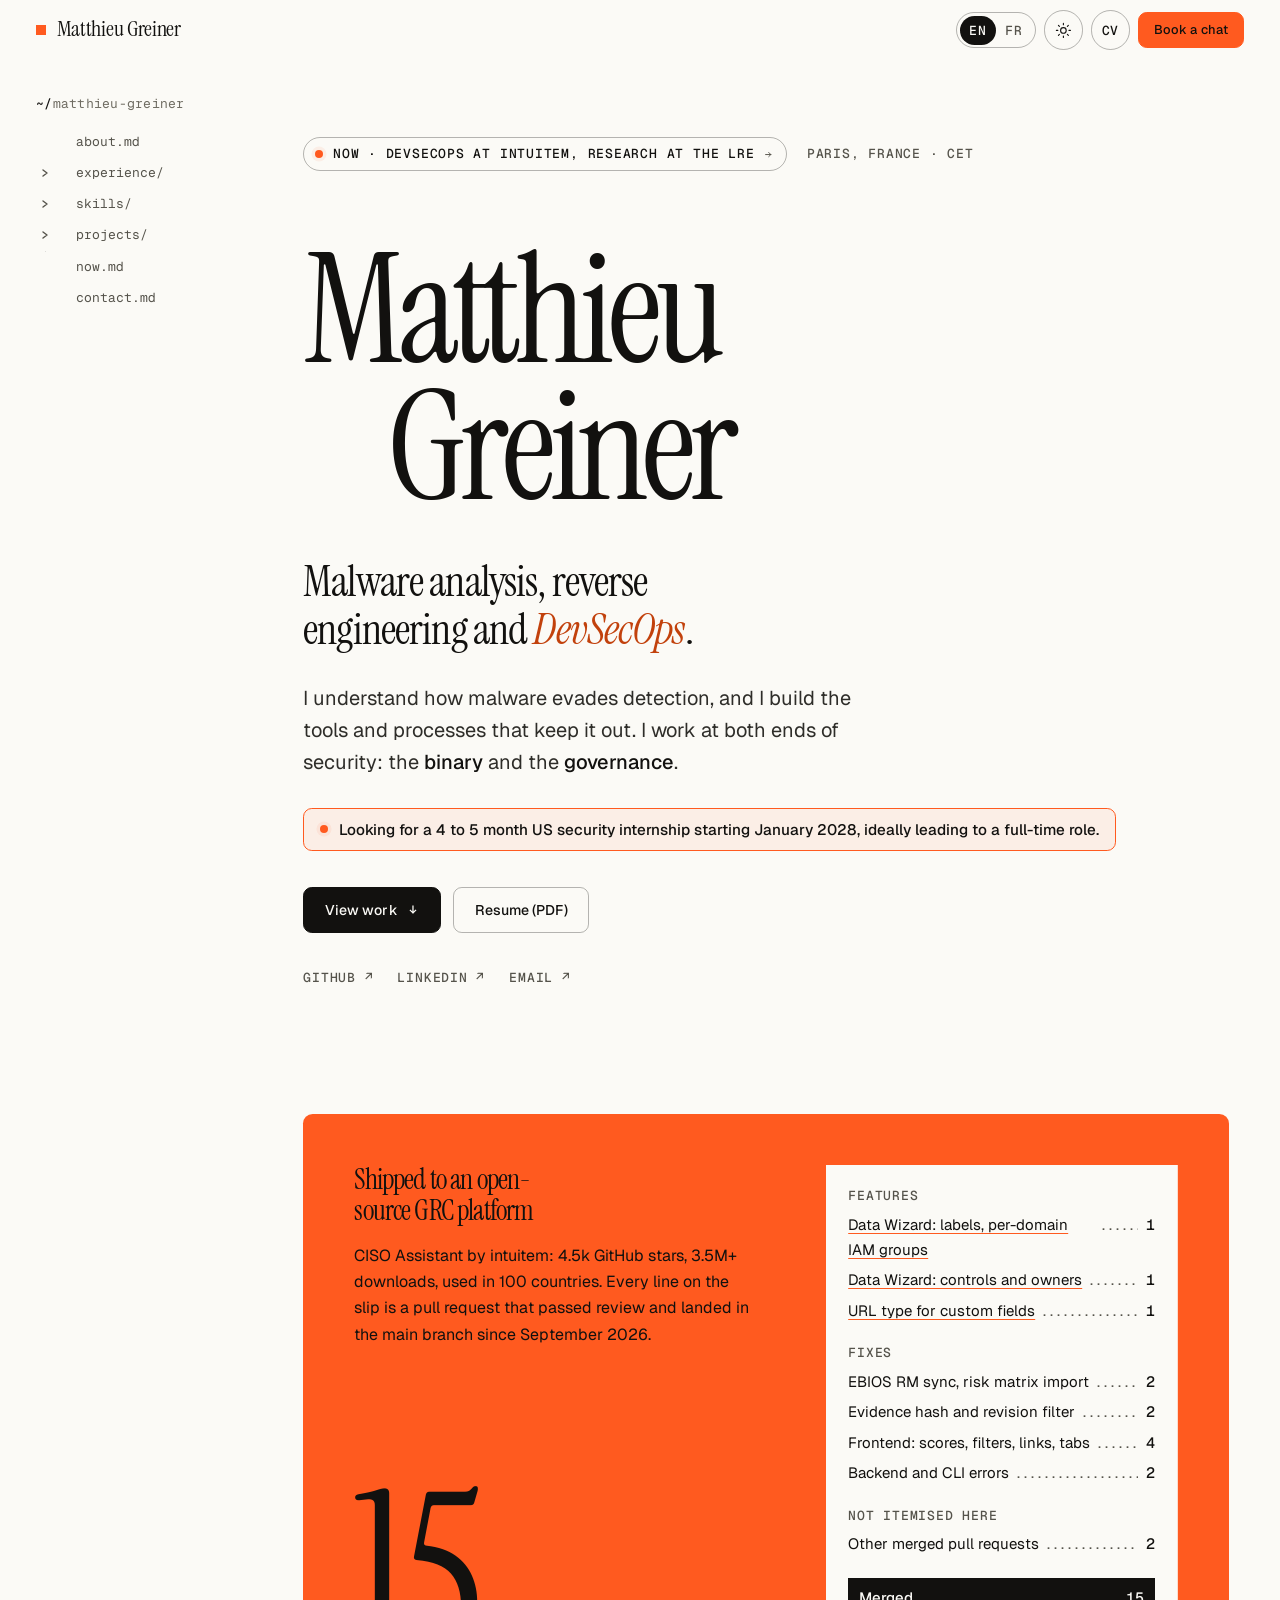
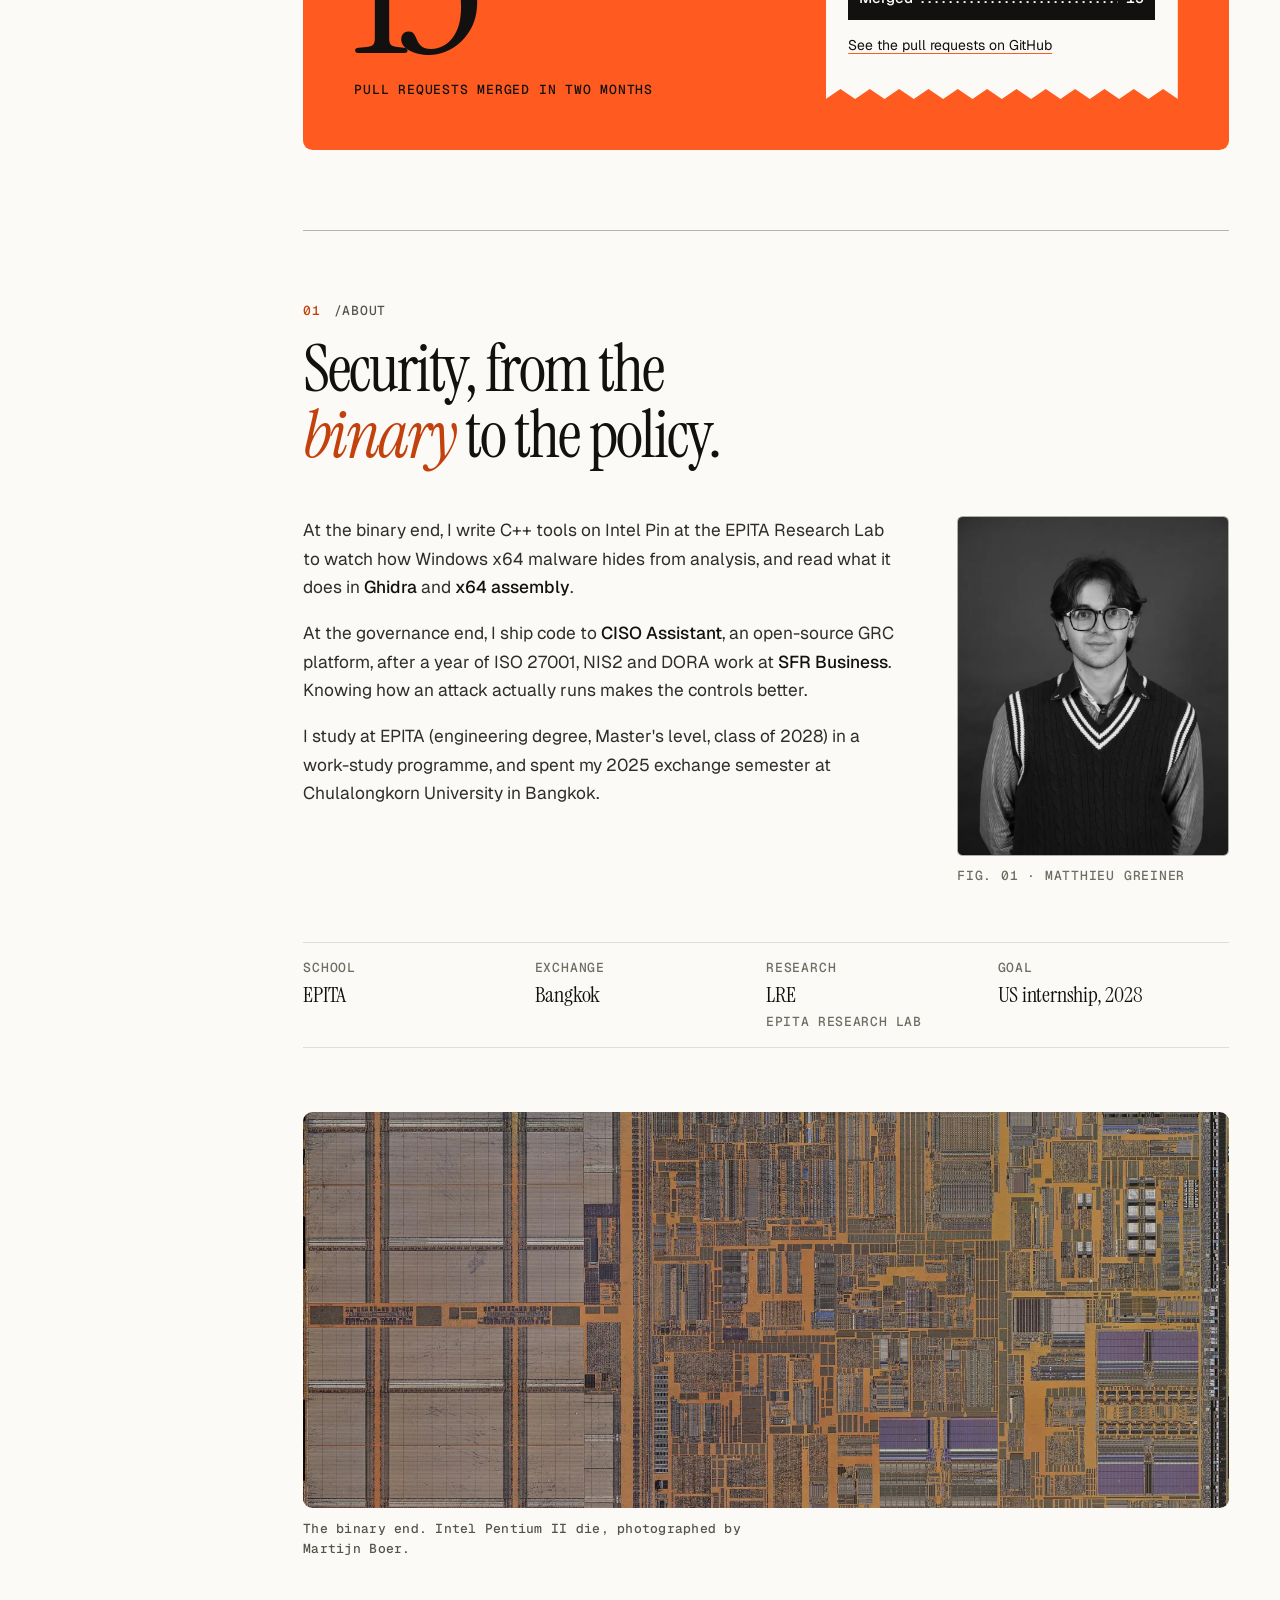
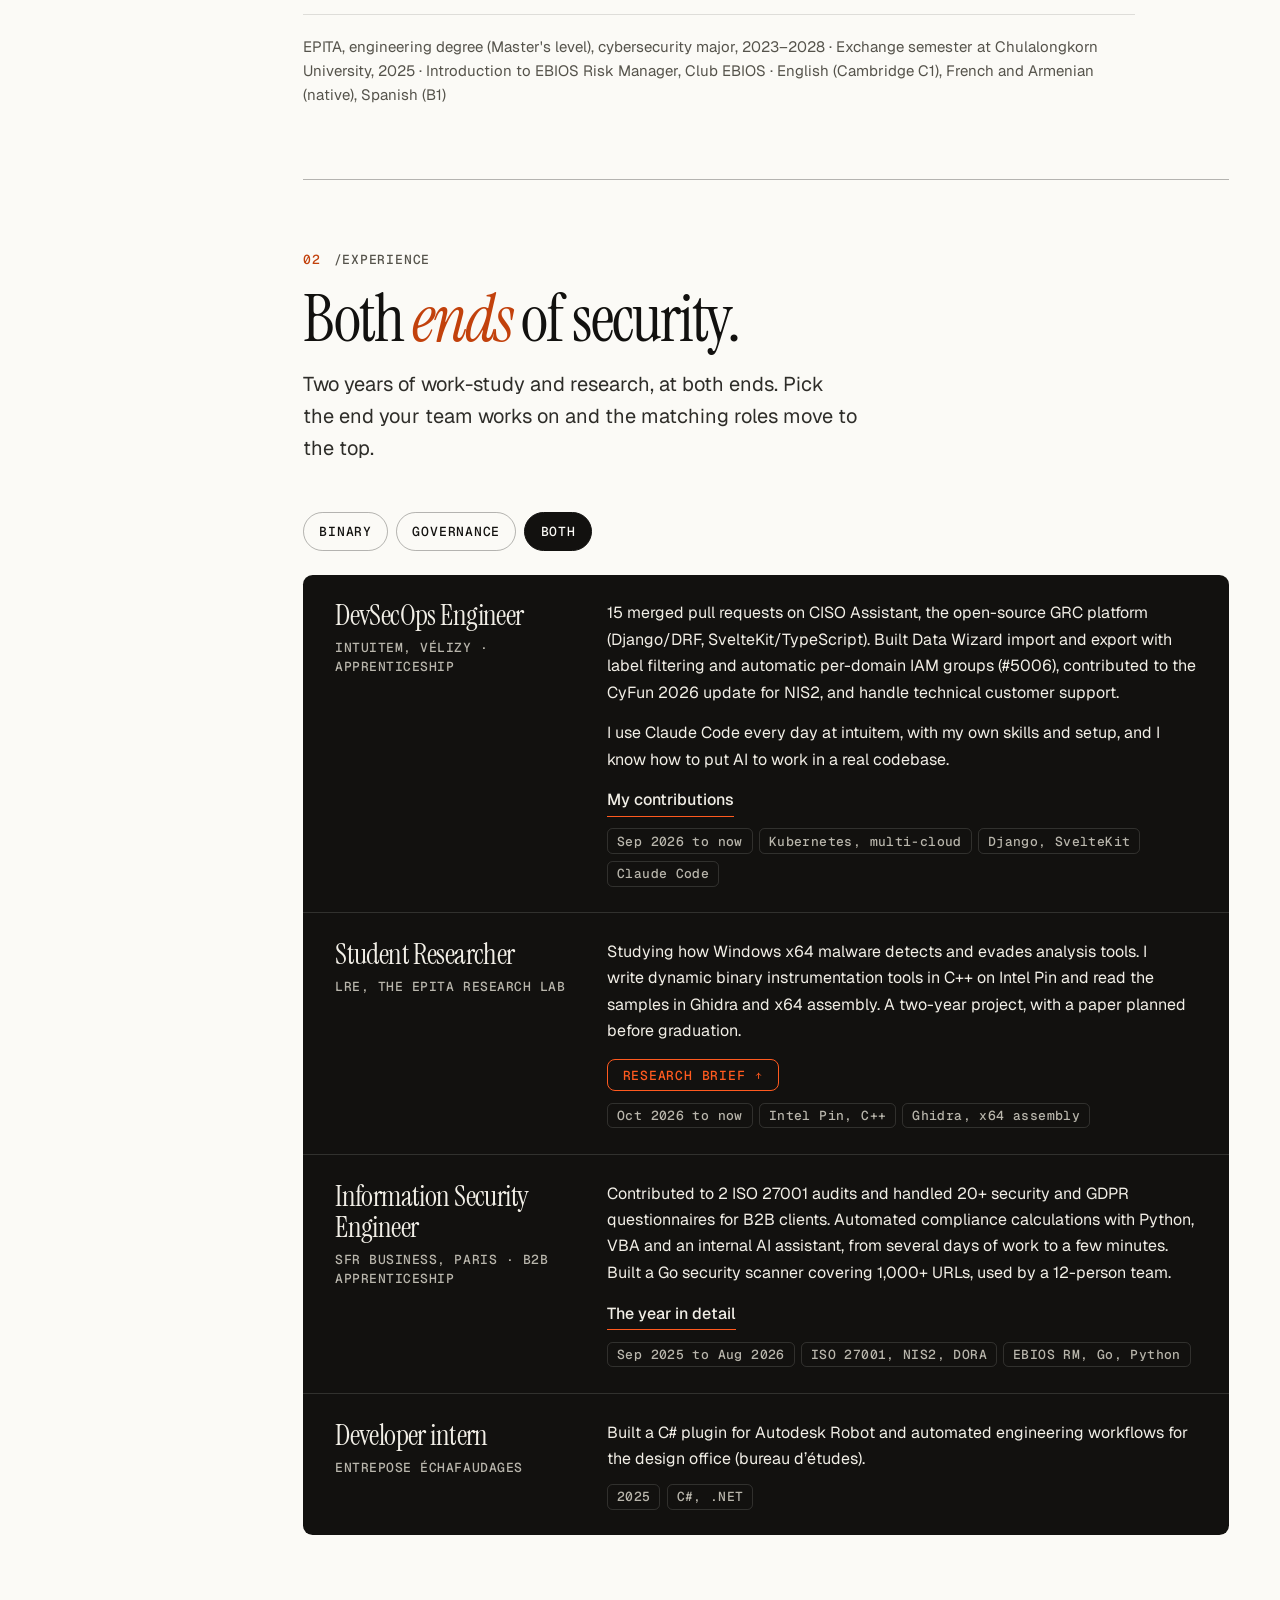
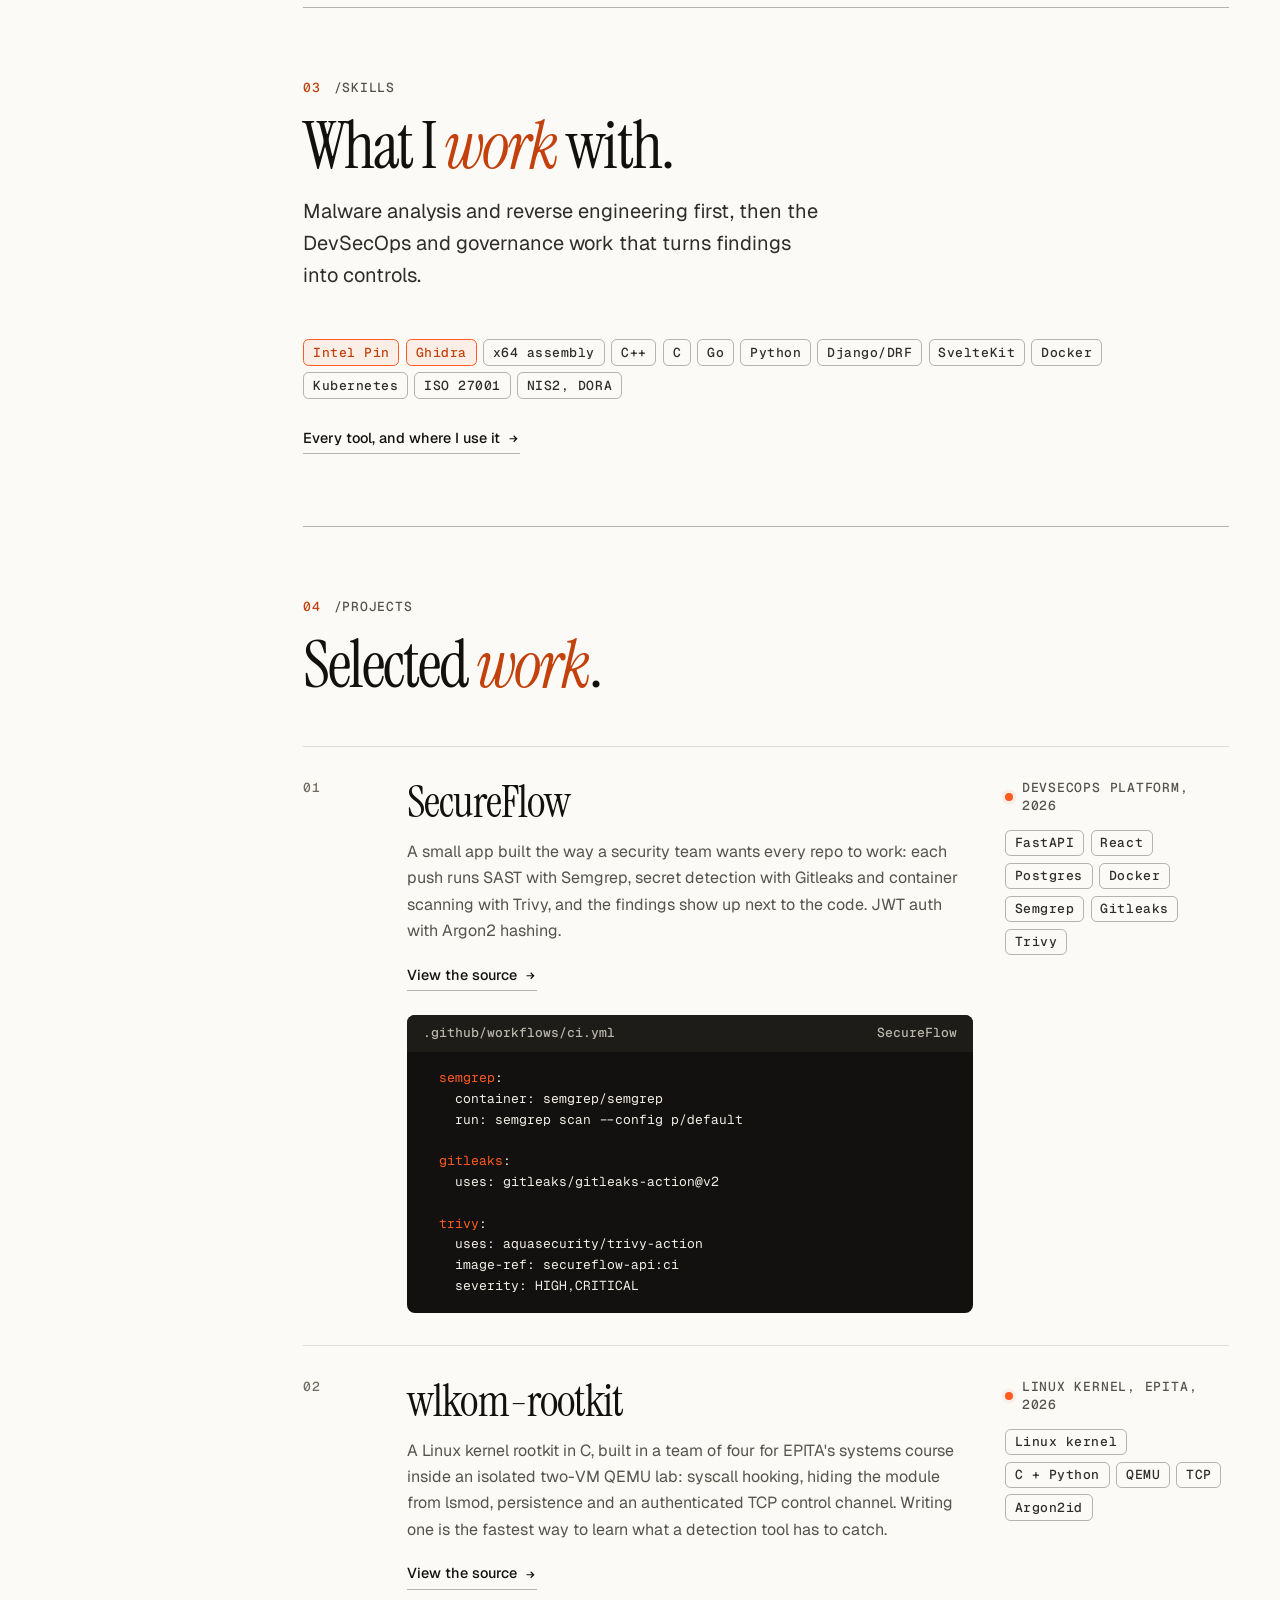
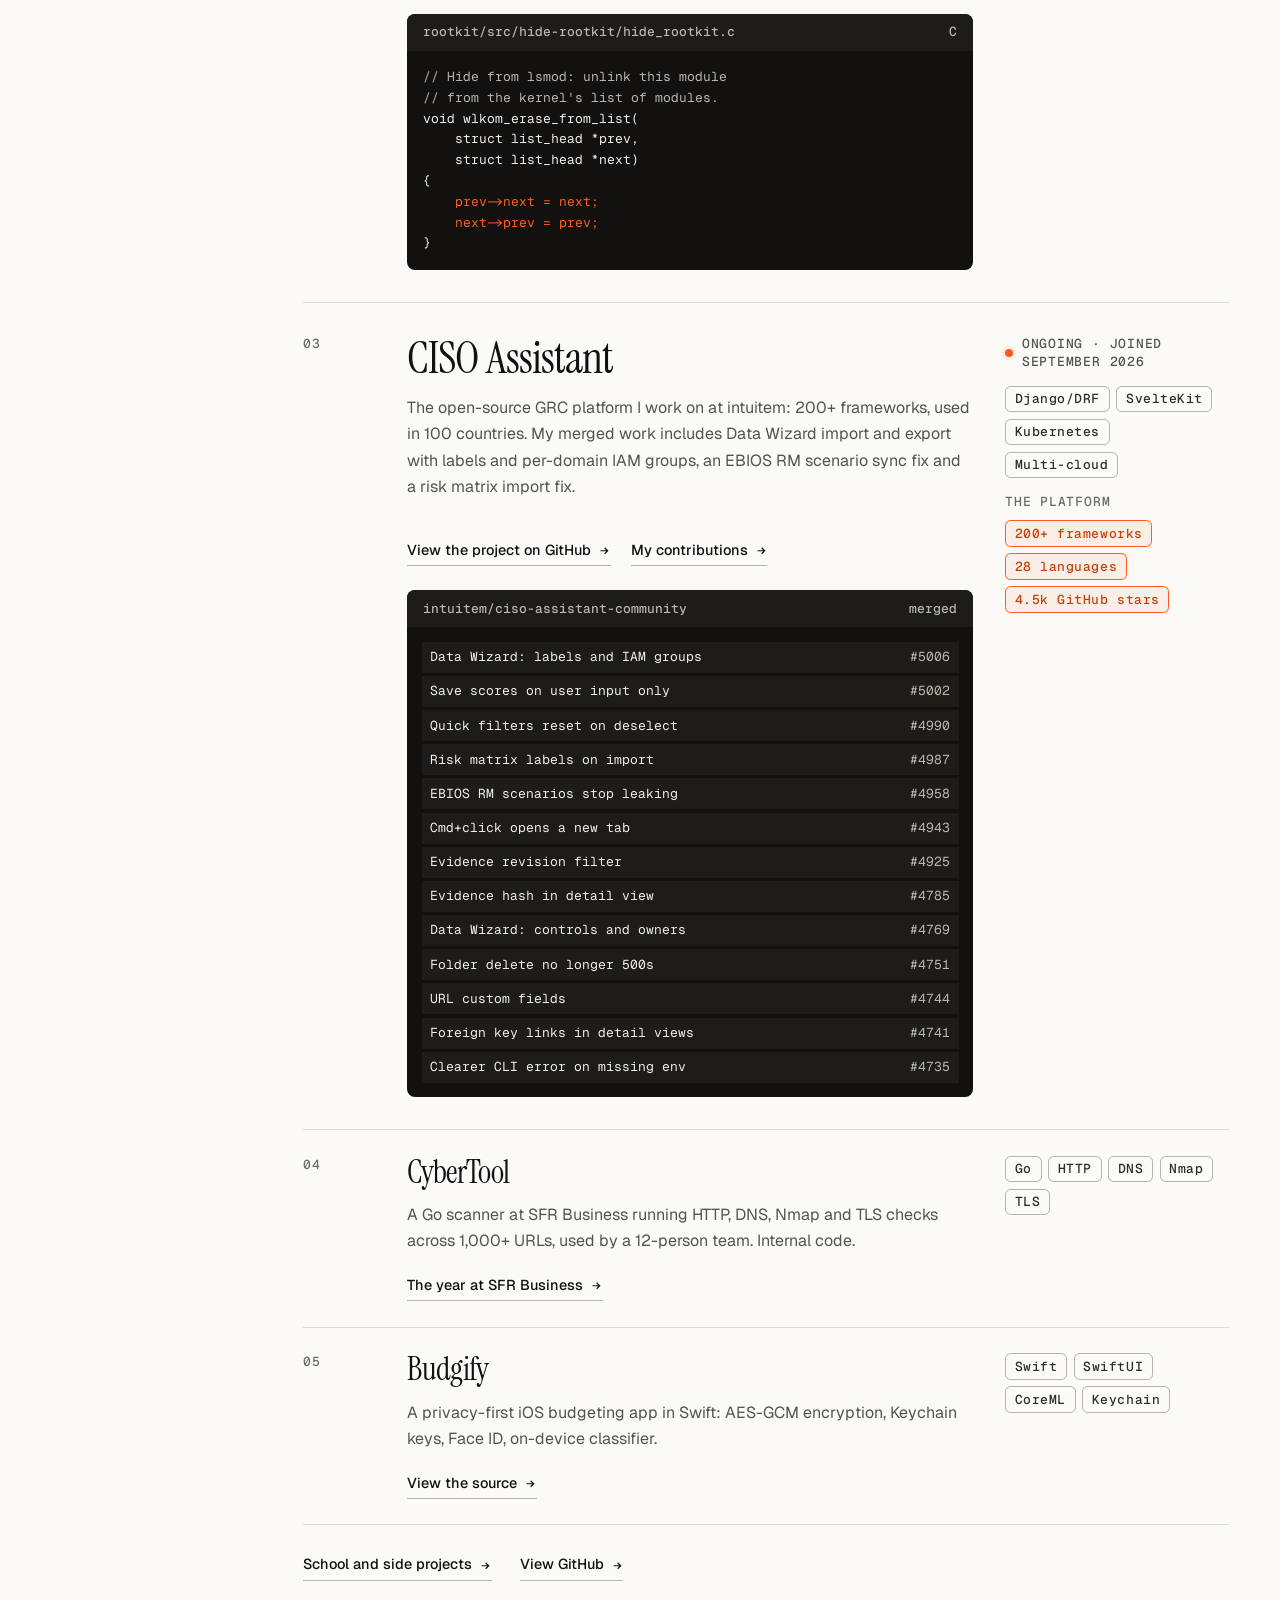
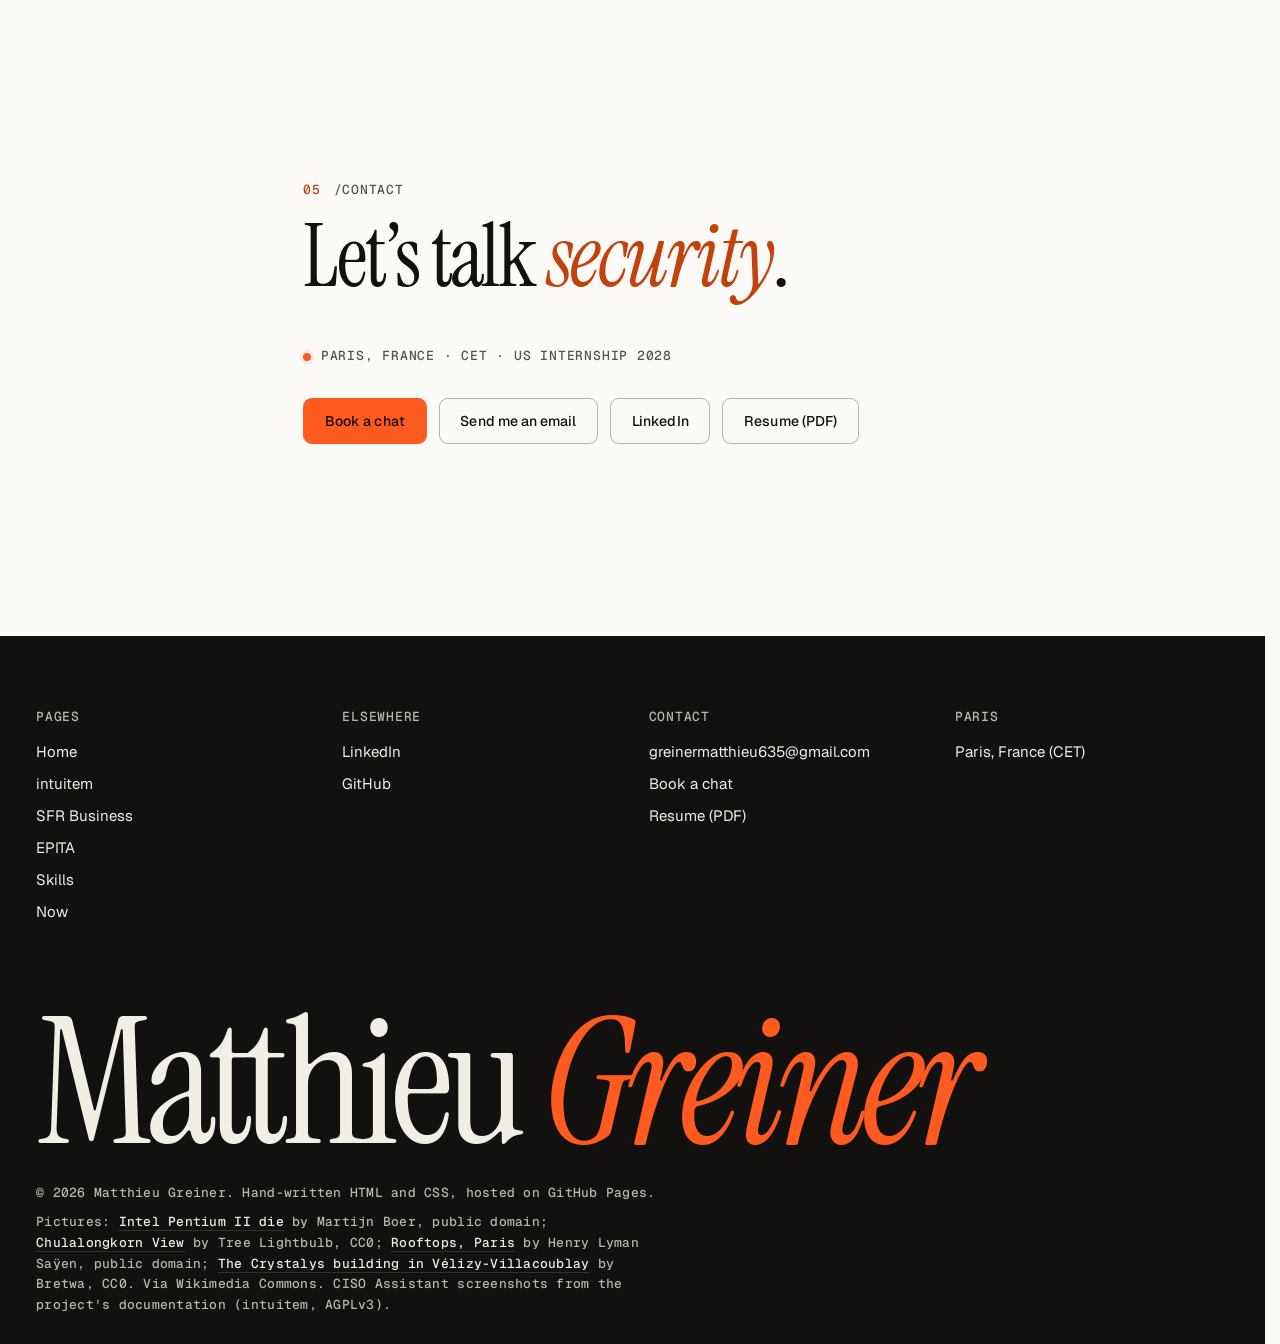
<file: index.html>
<!DOCTYPE html>
<html lang="en" data-theme="light">
<head>
    <meta charset="UTF-8">
    <meta name="viewport" content="width=device-width, initial-scale=1.0, viewport-fit=cover">
    <title>Matthieu Greiner | Malware analysis, reverse engineering, DevSecOps</title>
    <meta name="description" content="Matthieu Greiner, EPITA security engineering student: malware analysis and reverse engineering research at the EPITA Research Lab, DevSecOps on the CISO Assistant GRC platform. Looking for a US security internship in 2028.">
    <meta name="author" content="Matthieu Greiner">
    <meta name="theme-color" content="#fbfaf6">
    <link rel="canonical" href="https://matthieugreiner.com/">
    <meta property="og:type" content="profile">
    <meta property="og:site_name" content="Matthieu Greiner">
    <meta property="og:url" content="https://matthieugreiner.com/">
    <meta property="og:title" content="Matthieu Greiner | Malware analysis, reverse engineering, DevSecOps">
    <meta property="og:description" content="Matthieu Greiner, EPITA security engineering student: malware analysis and reverse engineering research at the EPITA Research Lab, DevSecOps on the CISO Assistant GRC platform. Looking for a US security internship in 2028.">
    <meta property="og:image" content="https://matthieugreiner.com/og-image.png">
    <meta property="og:image:width" content="1200">
    <meta property="og:image:height" content="630">
    <meta property="og:image:alt" content="Matthieu Greiner: malware analysis, reverse engineering, DevSecOps">
    <meta name="twitter:card" content="summary_large_image">
    <meta name="twitter:title" content="Matthieu Greiner | Malware analysis, reverse engineering, DevSecOps">
    <meta name="twitter:description" content="Matthieu Greiner, EPITA security engineering student: malware analysis and reverse engineering research at the EPITA Research Lab, DevSecOps on the CISO Assistant GRC platform. Looking for a US security internship in 2028.">
    <meta name="twitter:image" content="https://matthieugreiner.com/og-image.png">
    <link rel="icon" type="image/svg+xml" href="favicon.svg?v=2">
    <link rel="icon" type="image/png" href="favicon-512.png?v=2">
    <link rel="apple-touch-icon" href="apple-touch-icon.png?v=2">
    <script type="application/ld+json">
    {
        "@context": "https://schema.org",
        "@type": "Person",
        "name": "Matthieu Greiner",
        "url": "https://matthieugreiner.com/",
        "image": "https://matthieugreiner.com/assets/portrait.webp",
        "jobTitle": "DevSecOps Engineer (Apprentice)",
        "worksFor": { "@type": "Organization", "name": "intuitem", "url": "https://intuitem.com" },
        "affiliation": { "@type": "Organization", "name": "LRE, EPITA Research Lab" },
        "alumniOf": [
            { "@type": "CollegeOrUniversity", "name": "EPITA" },
            { "@type": "CollegeOrUniversity", "name": "Chulalongkorn University" }
        ],
        "address": { "@type": "PostalAddress", "addressLocality": "Paris", "addressCountry": "FR" },
        "knowsAbout": ["Claude Code", "AI-assisted development", "Malware analysis", "Reverse engineering", "DevSecOps", "Dynamic binary instrumentation", "Intel Pin", "Ghidra", "C++", "Go", "Python", "ISO 27001", "NIS2", "DORA"],
        "knowsLanguage": ["fr", "en", "hy", "es"],
        "sameAs": ["https://www.linkedin.com/in/matthieu-greiner", "https://github.com/Spaghetto784"]
    }
    </script>
    <script>
        (function () {
            var root = document.documentElement;
            root.classList.add('js');
            try {
                var theme = localStorage.getItem('portfolioTheme');
                if (theme === 'dark' || theme === 'light') root.dataset.theme = theme;
                else if (window.matchMedia && matchMedia('(prefers-color-scheme: dark)').matches) root.dataset.theme = 'dark';
                var lang = localStorage.getItem('portfolioLanguage');
                if (lang === 'fr' || (!lang && (navigator.language || '').toLowerCase().indexOf('fr') === 0)) root.classList.add('fr-pending');
            } catch (e) {}
            try {
                if (!sessionStorage.getItem('portfolioIntro') && !location.hash && !matchMedia('(prefers-reduced-motion: reduce)').matches) {
                    root.classList.add('intro-on');
                    setTimeout(function () { root.classList.remove('intro-on', 'intro-release'); }, 5000);
                }
            } catch (e) {}
        })();
    </script>
    <link rel="preconnect" href="https://fonts.googleapis.com">
    <link rel="preconnect" href="https://fonts.gstatic.com" crossorigin>
    <link href="https://fonts.googleapis.com/css2?family=Geist:wght@300..700&family=Geist+Mono:wght@400..600&family=Instrument+Serif:ital@0;1&display=swap" rel="stylesheet">
    <link rel="stylesheet" href="site.css">
    <link rel="shortcut icon" href="favicon.ico">
</head>
<body data-page="home">
    <div class="intro" id="intro" aria-hidden="true">
        <div class="intro-inner">
            <div class="intro-name"><span class="intro-sq"></span><span class="intro-word" data-text="Matthieu "></span><span class="intro-word intro-it" data-text="Greiner"></span></div>
            <div class="intro-meta mono"><span>MG / Portfolio</span><span class="intro-count">000</span></div>
            <div class="intro-bar"><i></i></div>
        </div>
    </div>
    <a class="skip-link" href="#main" data-i18n="skip">Skip to content</a>

    <header class="bar">
        <div class="bar-inner">
            <a class="mark" href="#home" aria-label="Matthieu Greiner"><span class="sq"></span><span class="mark-name">Matthieu Greiner</span><span class="mark-short" aria-hidden="true">MG</span></a>
            <div class="bar-actions">
                <button class="index-btn" type="button" aria-expanded="false" aria-controls="menu"><span data-i18n="nav-index">Index</span><svg class="arr" viewBox="0 0 16 16" aria-hidden="true"><path d="M4 6l4 4 4-4" fill="none" stroke="currentColor" stroke-width="1.7" stroke-linecap="square"/></svg></button>
                <div class="lang" role="group" aria-label="Language" data-i18n-attr="aria-label:nav-lang">
                    <span class="lang-thumb" aria-hidden="true"></span>
                    <button type="button" data-lang="en" aria-pressed="true">EN</button>
                    <button type="button" data-lang="fr" aria-pressed="false">FR</button>
                </div>
                <button class="icon-btn theme-btn" type="button" role="switch" aria-checked="false" aria-label="Dark mode" data-i18n-attr="aria-label:nav-theme"><svg class="sun" viewBox="0 0 24 24" fill="none" stroke="currentColor" stroke-width="1.6" stroke-linecap="round" aria-hidden="true"><circle cx="12" cy="12" r="4"/><path d="M12 2v2M12 20v2M2 12h2M20 12h2M4.9 4.9l1.4 1.4M17.7 17.7l1.4 1.4M4.9 19.1l1.4-1.4M17.7 6.3l1.4-1.4"/></svg><svg class="moon" viewBox="0 0 24 24" fill="none" stroke="currentColor" stroke-width="1.6" stroke-linecap="round" stroke-linejoin="round" aria-hidden="true"><path d="M20 14.5A8 8 0 0 1 9.5 4 8 8 0 1 0 20 14.5z"/></svg></button>
                <a class="icon-btn bar-wide" data-cv href="Matthieu_Greiner_Resume.pdf" target="_blank" rel="noopener noreferrer" aria-label="Resume" data-i18n-attr="aria-label:nav-cv">CV</a>
                <a class="btn btn-accent btn-sm bar-mid" href="https://calendly.com/greinermatthieu635/30min" target="_blank" rel="noopener noreferrer"><span data-i18n="nav-book">Book a chat</span></a>
            </div>
        </div>
    </header>

    <div class="menu" id="menu" aria-label="Index" data-i18n-attr="aria-label:nav-menu">
        <div class="menu-foot">
            <a class="btn btn-ghost" data-cv href="Matthieu_Greiner_Resume.pdf" target="_blank" rel="noopener noreferrer"><span data-i18n="nav-cv">Resume</span></a>
            <a class="btn btn-accent" href="https://calendly.com/greinermatthieu635/30min" target="_blank" rel="noopener noreferrer"><span data-i18n="nav-book">Book a chat</span></a>
        </div>
    </div>

    <div class="shell">
        <aside class="rail">
            <nav class="tree" aria-label="Index" data-i18n-attr="aria-label:nav-menu">
                <p class="tree-root"><b>~/</b>matthieu-greiner</p>
                <ul>
                    <li class="node"><div class="trow"><span class="spacer"></span><a href="#about">about.md</a></div></li>
                    <li class="node branch"><div class="trow"><button class="caret" type="button" aria-expanded="false" aria-label="Toggle folder" data-i18n-attr="aria-label:nav-folder"><svg viewBox="0 0 8 8" aria-hidden="true"><path d="M2 1l4 3-4 3" fill="none" stroke="currentColor" stroke-width="1.4" stroke-linecap="round" stroke-linejoin="round"/></svg></button><a href="#experience">experience/</a></div>
                        <ul class="children">
                            <li class="node"><div class="trow"><span class="spacer"></span><a href="intuitem.html">intuitem.md</a></div></li>
                            <li class="node"><div class="trow"><span class="spacer"></span><a href="#exp-lre">lre-research.md</a></div></li>
                            <li class="node"><div class="trow"><span class="spacer"></span><a href="projects.html">sfr-business.md</a></div></li>
                            <li class="node"><div class="trow"><span class="spacer"></span><a href="epita.html">epita.md</a></div></li>
                        </ul>
                    </li>
                    <li class="node branch"><div class="trow"><button class="caret" type="button" aria-expanded="false" aria-label="Toggle folder" data-i18n-attr="aria-label:nav-folder"><svg viewBox="0 0 8 8" aria-hidden="true"><path d="M2 1l4 3-4 3" fill="none" stroke="currentColor" stroke-width="1.4" stroke-linecap="round" stroke-linejoin="round"/></svg></button><a href="skills.html">skills/</a></div>
                        <ul class="children">
                            <li class="node"><div class="trow"><span class="spacer"></span><a href="skills.html#malware-re">malware-re/</a></div></li>
                            <li class="node"><div class="trow"><span class="spacer"></span><a href="skills.html#systems">systems/</a></div></li>
                            <li class="node"><div class="trow"><span class="spacer"></span><a href="skills.html#devsecops">devsecops/</a></div></li>
                            <li class="node"><div class="trow"><span class="spacer"></span><a href="skills.html#code">code/</a></div></li>
                            <li class="node"><div class="trow"><span class="spacer"></span><a href="skills.html#ai">ai/</a></div></li>
                            <li class="node"><div class="trow"><span class="spacer"></span><a href="skills.html#grc">grc/</a></div></li>
                        </ul>
                    </li>
                    <li class="node branch"><div class="trow"><button class="caret" type="button" aria-expanded="false" aria-label="Toggle folder" data-i18n-attr="aria-label:nav-folder"><svg viewBox="0 0 8 8" aria-hidden="true"><path d="M2 1l4 3-4 3" fill="none" stroke="currentColor" stroke-width="1.4" stroke-linecap="round" stroke-linejoin="round"/></svg></button><a href="#projects">projects/</a></div>
                        <ul class="children">
                            <li class="node"><div class="trow"><span class="spacer"></span><a href="#p-secureflow">secureflow.md</a></div></li>
                            <li class="node"><div class="trow"><span class="spacer"></span><a href="#p-rootkit">wlkom-rootkit.md</a></div></li>
                            <li class="node"><div class="trow"><span class="spacer"></span><a href="#p-cybertool">cybertool.md</a></div></li>
                            <li class="node"><div class="trow"><span class="spacer"></span><a href="#p-ciso">ciso-assistant.md</a></div></li>
                            <li class="node"><div class="trow"><span class="spacer"></span><a href="#p-budgify">budgify.md</a></div></li>
                        </ul>
                    </li>
                    <li class="node"><div class="trow"><span class="spacer"></span><a href="now.html">now.md</a></div></li>
                    <li class="node"><div class="trow"><span class="spacer"></span><a href="#contact">contact.md</a></div></li>
                </ul>
            </nav>
        </aside>

        <main id="main">
            <section class="hero" id="home">
                <div class="hero-top mono" data-enter style="--i:0">
                    <a class="status-link" href="now.html"><span class="dot"></span><span data-i18n="hero-status">Now · DevSecOps at intuitem, research at the LRE</span><svg class="arr" viewBox="0 0 16 16" aria-hidden="true"><path d="M3 8h9M8.5 4.5 12 8l-3.5 3.5" fill="none" stroke="currentColor" stroke-width="1.7" stroke-linecap="square"/></svg></a>
                    <span data-i18n="hero-loc">Paris, France · CET</span>
                </div>
                <h1 class="hero-name"><span class="line"><span style="--i:0">Matthieu</span></span><span class="line"><span style="--i:1">Greiner</span></span></h1>
                <p class="hero-sub" data-enter style="--i:2" data-i18n="hero-sub">Malware analysis, reverse engineering and <em>DevSecOps</em>.</p>
                <p class="hero-lead" data-enter style="--i:3" data-i18n="hero-lead">I understand how malware evades detection, and I build the tools and processes that keep it out. I work at both ends of security: the <strong>binary</strong> and the <strong>governance</strong>.</p>
                <p class="open-to" data-enter style="--i:4"><span class="dot"></span><span data-i18n="hero-open">Looking for a 4 to 5 month US security internship starting January 2028, ideally leading to a full-time role.</span></p>
                <div class="hero-cta" data-enter style="--i:5">
                    <a class="btn btn-ink" href="#projects"><span data-i18n="hero-btn-work">View work</span><svg class="arr" viewBox="0 0 16 16" aria-hidden="true"><path d="M8 3v9M4.5 8.5 8 12l3.5-3.5" fill="none" stroke="currentColor" stroke-width="1.7" stroke-linecap="square"/></svg></a>
                    <a class="btn btn-ghost" data-cv href="Matthieu_Greiner_Resume.pdf" target="_blank" rel="noopener noreferrer" data-i18n="hero-btn-cv">Resume (PDF)</a>
                </div>
                <div class="hero-links mono" data-enter style="--i:6">
                    <a href="https://github.com/Spaghetto784" target="_blank" rel="noopener noreferrer">GitHub ↗</a>
                    <a href="https://www.linkedin.com/in/matthieu-greiner" target="_blank" rel="noopener noreferrer">LinkedIn ↗</a>
                    <a href="mailto:greinermatthieu635@gmail.com" data-i18n="hero-email">Email ↗</a>
                </div>
            </section>

            <section class="proof" id="proof" aria-labelledby="proof-title">
                <div class="proof-text" data-stagger>
                    <h2 id="proof-title" data-i18n="proof-title">Shipped to an open-source GRC platform</h2>
                    <p class="proof-note" data-i18n="proof-note">CISO Assistant by intuitem: 4.5k GitHub stars, 3.5M+ downloads, used in 100 countries. Every line on the slip is a pull request that passed review and landed in the main branch since September 2026.</p>
                    <div class="proof-total">
                        <span class="proof-figure">15</span>
                        <p class="proof-caption" data-i18n="proof-caption">pull requests merged in two months</p>
                    </div>
                </div>
                <div class="slip reveal">
                    <div class="slip-group">
                        <p data-i18n="slip-features">Features</p>
                        <div class="slip-row"><span><a href="https://github.com/intuitem/ciso-assistant-community/pull/5006" target="_blank" rel="noopener noreferrer" data-i18n="slip-5006">Data Wizard: labels, per-domain IAM groups</a></span><span class="dots" aria-hidden="true"></span><b>1</b></div>
                        <div class="slip-row"><span><a href="https://github.com/intuitem/ciso-assistant-community/pull/4769" target="_blank" rel="noopener noreferrer" data-i18n="slip-4769">Data Wizard: controls and owners</a></span><span class="dots" aria-hidden="true"></span><b>1</b></div>
                        <div class="slip-row"><span><a href="https://github.com/intuitem/ciso-assistant-community/pull/4744" target="_blank" rel="noopener noreferrer" data-i18n="slip-4744">URL type for custom fields</a></span><span class="dots" aria-hidden="true"></span><b>1</b></div>
                    </div>
                    <div class="slip-group">
                        <p data-i18n="slip-fixes">Fixes</p>
                        <div class="slip-row"><span data-i18n="slip-risk">EBIOS RM sync, risk matrix import</span><span class="dots" aria-hidden="true"></span><b>2</b></div>
                        <div class="slip-row"><span data-i18n="slip-evidence">Evidence hash and revision filter</span><span class="dots" aria-hidden="true"></span><b>2</b></div>
                        <div class="slip-row"><span data-i18n="slip-front">Frontend: scores, filters, links, tabs</span><span class="dots" aria-hidden="true"></span><b>4</b></div>
                        <div class="slip-row"><span data-i18n="slip-back">Backend and CLI errors</span><span class="dots" aria-hidden="true"></span><b>2</b></div>
                    </div>
                    <div class="slip-group">
                        <p data-i18n="slip-other-t">Not itemised here</p>
                        <div class="slip-row"><span data-i18n="slip-other">Other merged pull requests</span><span class="dots" aria-hidden="true"></span><b>2</b></div>
                    </div>
                    <div class="slip-row slip-total"><span data-i18n="slip-total">Merged</span><span class="dots" aria-hidden="true"></span><b>15</b></div>
                    <p class="slip-foot"><a class="text-link" href="https://github.com/intuitem/ciso-assistant-community/pulls?q=is%3Apr+is%3Amerged+author%3ASpaghetto784" target="_blank" rel="noopener noreferrer" data-i18n="slip-link">See the pull requests on GitHub</a></p>
                </div>
            </section>

            <section class="folder" id="about" aria-labelledby="about-title">
                <span class="rule"></span>
                <div class="folder-head">
                    <div class="folder-tag mono"><b>01</b><span>/about</span></div>
                    <h2 id="about-title" data-i18n="about-title">Security, from the <em>binary</em> to the policy.</h2>
                </div>
                <div class="about">
                    <div class="about-copy reveal">
                        <p data-i18n="about-p1">At the binary end, I write C++ tools on Intel Pin at the EPITA Research Lab to watch how Windows x64 malware hides from analysis, and read what it does in <strong>Ghidra</strong> and <strong>x64 assembly</strong>.</p>
                        <p data-i18n="about-p2">At the governance end, I ship code to <strong>CISO Assistant</strong>, an open-source GRC platform, after a year of ISO 27001, NIS2 and DORA work at <strong>SFR Business</strong>. Knowing how an attack actually runs makes the controls better.</p>
                        <p data-i18n="about-p3">I study at EPITA (engineering degree, Master's level, class of 2028) in a work-study programme, and spent my 2025 exchange semester at Chulalongkorn University in Bangkok.</p>
                    </div>
                    <figure class="portrait">
                        <div class="frame"><img src="assets/portrait.webp" alt="Portrait of Matthieu Greiner" data-i18n-attr="alt:alt-portrait" width="900" height="1350" loading="lazy"></div>
                        <figcaption class="mono">Fig. 01 · Matthieu Greiner</figcaption>
                    </figure>
                    <dl class="facts-strip reveal">
                        <div><dt class="mono" data-i18n="fact-school">School</dt><dd>EPITA</dd></div>
                        <div><dt class="mono" data-i18n="fact-exchange">Exchange</dt><dd>Bangkok</dd></div>
                        <div><dt class="mono" data-i18n="fact-research">Research</dt><dd>LRE<small data-i18n="fact-research-sub">EPITA Research Lab</small></dd></div>
                        <div><dt class="mono" data-i18n="fact-goal">Goal</dt><dd data-i18n="fact-goal-d">US internship, 2028</dd></div>
                    </dl>
                </div>
                <figure class="band" style="margin-top:clamp(2.5rem,6vw,4rem)">
                    <div class="frame"><img src="assets/pentium-ii-die.webp" alt="Photograph of an Intel Pentium II processor die, its copper-coloured circuits filling the frame" data-i18n-attr="alt:alt-die" width="1600" height="965" loading="lazy"></div>
                    <figcaption data-i18n="cap-die">The binary end. Intel Pentium II die, photographed by Martijn Boer.</figcaption>
                </figure>
                <p class="edu-line reveal" data-i18n="edu-line">EPITA, engineering degree (Master's level), cybersecurity major, 2023–2028 · Exchange semester at Chulalongkorn University, 2025 · Introduction to EBIOS Risk Manager, Club EBIOS · English (Cambridge C1), French and Armenian (native), Spanish (B1)</p>
            </section>

            <section class="folder ends" id="experience" data-show="both" aria-labelledby="exp-title">
                <span class="rule"></span>
                <div class="folder-head">
                    <div class="folder-tag mono"><b>02</b><span>/experience</span></div>
                    <h2 id="exp-title" data-i18n="exp-title">Both <em>ends</em> of security.</h2>
                    <p class="lead" data-i18n="ends-copy">Two years of work-study and research, at both ends. Pick the end your team works on and the matching roles move to the top.</p>
                </div>
                <div class="switch" role="group" aria-label="Sort experience" data-i18n-attr="aria-label:switch-label">
                    <button type="button" data-show="binary" aria-pressed="false" data-status="Binary roles first" data-i18n="switch-binary" data-i18n-attr="data-status:switch-binary-s">Binary</button>
                    <button type="button" data-show="governance" aria-pressed="false" data-status="Governance roles first" data-i18n="switch-gov" data-i18n-attr="data-status:switch-gov-s">Governance</button>
                    <button type="button" data-show="both" aria-pressed="true" data-status="All roles by date" data-i18n="switch-both" data-i18n-attr="data-status:switch-both-s">Both</button>
                </div>
                <p class="sr-only switch-status" aria-live="polite"></p>
                <div class="ends-rows">
                    <article class="end-row" id="exp-intuitem" data-end="governance">
                        <h3><span data-i18n="exp-in-t">DevSecOps Engineer</span><small data-i18n="exp-in-o">intuitem, Vélizy · apprenticeship</small></h3>
                        <div>
                            <p data-i18n="exp-in-d">15 merged pull requests on CISO Assistant, the open-source GRC platform (Django/DRF, SvelteKit/TypeScript). Built Data Wizard import and export with label filtering and automatic per-domain IAM groups (#5006), contributed to the CyFun 2026 update for NIS2, and handle technical customer support.</p>
                            <p data-i18n="exp-in-ai" style="margin-top:0.9rem">I use Claude Code every day at intuitem, with my own skills and setup, and I know how to put AI to work in a real codebase.</p>
                            <a class="row-link" href="intuitem.html" data-i18n="exp-in-more">My contributions</a>
                        </div>
                        <ul><li data-i18n="exp-in-when">Sep 2026 to now</li><li>Kubernetes, multi-cloud</li><li>Django, SvelteKit</li><li>Claude Code</li></ul>
                    </article>
                    <article class="end-row" id="exp-lre" data-end="binary">
                        <h3><span data-i18n="exp-lre-t">Student Researcher</span><small data-i18n="exp-lre-o">LRE, the EPITA Research Lab</small></h3>
                        <div>
                            <p data-i18n="exp-lre-d">Studying how Windows x64 malware detects and evades analysis tools. I write dynamic binary instrumentation tools in C++ on Intel Pin and read the samples in Ghidra and x64 assembly. A two-year project, with a paper planned before graduation.</p>
                            <button class="row-btn" type="button" data-sheet-open="research-sheet" aria-haspopup="dialog"><span data-i18n="btn-research">Research brief</span><svg class="arr" viewBox="0 0 16 16" aria-hidden="true"><path d="M8 13V4M4.5 7.5 8 4l3.5 3.5" fill="none" stroke="currentColor" stroke-width="1.7" stroke-linecap="square"/></svg></button>
                        </div>
                        <ul><li data-i18n="exp-lre-when">Oct 2026 to now</li><li>Intel Pin, C++</li><li>Ghidra, x64 assembly</li></ul>
                    </article>
                    <article class="end-row" id="exp-sfr" data-end="governance">
                        <h3><span data-i18n="exp-sfr-t">Information Security Engineer</span><small data-i18n="exp-sfr-o">SFR Business, Paris · B2B apprenticeship</small></h3>
                        <div>
                            <p data-i18n="exp-sfr-d">Contributed to 2 ISO 27001 audits and handled 20+ security and GDPR questionnaires for B2B clients. Automated compliance calculations with Python, VBA and an internal AI assistant, from several days of work to a few minutes. Built a Go security scanner covering 1,000+ URLs, used by a 12-person team.</p>
                            <a class="row-link" href="projects.html" data-i18n="exp-sfr-more">The year in detail</a>
                        </div>
                        <ul><li data-i18n="exp-sfr-when">Sep 2025 to Aug 2026</li><li>ISO 27001, NIS2, DORA</li><li>EBIOS RM, Go, Python</li></ul>
                    </article>
                    <article class="end-row" id="exp-entrepose" data-end="">
                        <h3><span data-i18n="exp-ent-t">Developer intern</span><small>Entrepose Échafaudages</small></h3>
                        <div>
                            <p data-i18n="exp-ent-d">Built a C# plugin for Autodesk Robot and automated engineering workflows for the design office (bureau d’études).</p>
                        </div>
                        <ul><li>2025</li><li>C#, .NET</li></ul>
                    </article>
                </div>
            </section>

            <section class="folder" id="skills" aria-labelledby="skills-title">
                <span class="rule"></span>
                <div class="folder-head">
                    <div class="folder-tag mono"><b>03</b><span>/skills</span></div>
                    <h2 id="skills-title" data-i18n="skills-title">What I <em>work</em> with.</h2>
                    <p class="lead" data-i18n="skills-lead">Malware analysis and reverse engineering first, then the DevSecOps and governance work that turns findings into controls.</p>
                </div>
                <div class="tags skills-tags"><span class="tag tag-accent">Intel Pin</span><span class="tag tag-accent">Ghidra</span><span class="tag">x64 assembly</span><span class="tag">C++</span><span class="tag">C</span><span class="tag">Go</span><span class="tag">Python</span><span class="tag">Django/DRF</span><span class="tag">SvelteKit</span><span class="tag">Docker</span><span class="tag">Kubernetes</span><span class="tag">ISO 27001</span><span class="tag">NIS2, DORA</span></div>
                <a class="link-arrow dir-more" href="skills.html"><span data-i18n="skills-more">Every tool, and where I use it</span><svg class="arr" viewBox="0 0 16 16" aria-hidden="true"><path d="M3 8h9M8.5 4.5 12 8l-3.5 3.5" fill="none" stroke="currentColor" stroke-width="1.7" stroke-linecap="square"/></svg></a>
            </section>

            <section class="folder" id="projects" aria-labelledby="projects-title">
                <span class="rule"></span>
                <div class="folder-head">
                    <div class="folder-tag mono"><b>04</b><span>/projects</span></div>
                    <h2 id="projects-title" data-i18n="work-title">Selected <em>work</em>.</h2>
                </div>
                <div class="projects">
                    <article class="proj" id="p-secureflow">
                        <span class="proj-num mono">01</span>
                        <div class="proj-main">
                            <h3 class="proj-title">SecureFlow</h3>
                            <p data-i18n="w-sf-d">A small app built the way a security team wants every repo to work: each push runs SAST with Semgrep, secret detection with Gitleaks and container scanning with Trivy, and the findings show up next to the code. JWT auth with Argon2 hashing.</p>
                            <a class="link-arrow" href="https://github.com/Spaghetto784/SecureFlow" target="_blank" rel="noopener noreferrer"><span data-i18n="case-view-source">View the source</span><svg class="arr" viewBox="0 0 16 16" aria-hidden="true"><path d="M3 8h9M8.5 4.5 12 8l-3.5 3.5" fill="none" stroke="currentColor" stroke-width="1.7" stroke-linecap="square"/></svg></a>
                            <div class="fragment" data-ui><div class="fragment-bar"><span>.github/workflows/ci.yml</span><span>SecureFlow</span></div><pre>  <span class="k">semgrep</span>:
    container: semgrep/semgrep
    run: semgrep scan --config p/default

  <span class="k">gitleaks</span>:
    uses: gitleaks/gitleaks-action@v2

  <span class="k">trivy</span>:
    uses: aquasecurity/trivy-action
    image-ref: secureflow-api:ci
    severity: HIGH,CRITICAL</pre></div>
                        </div>
                        <div class="proj-side">
                            <span class="kicker mono"><span class="dot"></span><span data-i18n="w-sf-k">DevSecOps platform, 2026</span></span>
                            <div class="tags"><span class="tag">FastAPI</span><span class="tag">React</span><span class="tag">Postgres</span><span class="tag">Docker</span><span class="tag">Semgrep</span><span class="tag">Gitleaks</span><span class="tag">Trivy</span></div>
                        </div>
                    </article>
                    <article class="proj" id="p-rootkit">
                        <span class="proj-num mono">02</span>
                        <div class="proj-main">
                            <h3 class="proj-title">wlkom-rootkit</h3>
                            <p data-i18n="w-rk-d">A Linux kernel rootkit in C, built in a team of four for EPITA's systems course inside an isolated two-VM QEMU lab: syscall hooking, hiding the module from lsmod, persistence and an authenticated TCP control channel. Writing one is the fastest way to learn what a detection tool has to catch.</p>
                            <a class="link-arrow" href="https://github.com/Spaghetto784/wlkom-rootkit" target="_blank" rel="noopener noreferrer"><span data-i18n="case-view-source">View the source</span><svg class="arr" viewBox="0 0 16 16" aria-hidden="true"><path d="M3 8h9M8.5 4.5 12 8l-3.5 3.5" fill="none" stroke="currentColor" stroke-width="1.7" stroke-linecap="square"/></svg></a>
                            <div class="fragment" data-ui><div class="fragment-bar"><span>rootkit/src/hide-rootkit/hide_rootkit.c</span><span>C</span></div><pre><span class="c">// Hide from lsmod: unlink this module
// from the kernel's list of modules.</span>
void wlkom_erase_from_list(
    struct list_head *prev,
    struct list_head *next)
{
    <span class="k">prev-&gt;next = next;</span>
    <span class="k">next-&gt;prev = prev;</span>
}</pre></div>
                        </div>
                        <div class="proj-side">
                            <span class="kicker mono"><span class="dot"></span><span data-i18n="w-rk-k">Linux kernel, EPITA, 2026</span></span>
                            <div class="tags"><span class="tag">Linux kernel</span><span class="tag">C + Python</span><span class="tag">QEMU</span><span class="tag">TCP</span><span class="tag">Argon2id</span></div>
                        </div>
                    </article>
                    <article class="proj" id="p-ciso">
                        <span class="proj-num mono">03</span>
                        <div class="proj-main">
                            <h3 class="proj-title">CISO Assistant</h3>
                            <p data-i18n="w-ciso-d">The open-source GRC platform I work on at intuitem: 200+ frameworks, used in 100 countries. My merged work includes Data Wizard import and export with labels and per-domain IAM groups, an EBIOS RM scenario sync fix and a risk matrix import fix.</p>
                            <div class="actions" style="display:flex;flex-wrap:wrap;gap:0.75rem 1.25rem;margin-top:1.2rem"><a class="link-arrow" href="https://github.com/intuitem/ciso-assistant-community" target="_blank" rel="noopener noreferrer"><span data-i18n="ciso-view-source">View the project on GitHub</span><svg class="arr" viewBox="0 0 16 16" aria-hidden="true"><path d="M3 8h9M8.5 4.5 12 8l-3.5 3.5" fill="none" stroke="currentColor" stroke-width="1.7" stroke-linecap="square"/></svg></a><a class="link-arrow" href="intuitem.html"><span data-i18n="ciso-my-work">My contributions</span><svg class="arr" viewBox="0 0 16 16" aria-hidden="true"><path d="M3 8h9M8.5 4.5 12 8l-3.5 3.5" fill="none" stroke="currentColor" stroke-width="1.7" stroke-linecap="square"/></svg></a></div>
                            <div class="fragment is-list" data-ui><div class="fragment-bar"><span>intuitem/ciso-assistant-community</span><span data-i18n="w-ciso-bar">merged</span></div><ol><li><span>Data Wizard: labels and IAM groups</span><span>#5006</span></li><li><span>Save scores on user input only</span><span>#5002</span></li><li><span>Quick filters reset on deselect</span><span>#4990</span></li><li><span>Risk matrix labels on import</span><span>#4987</span></li><li><span>EBIOS RM scenarios stop leaking</span><span>#4958</span></li><li><span>Cmd+click opens a new tab</span><span>#4943</span></li><li><span>Evidence revision filter</span><span>#4925</span></li><li><span>Evidence hash in detail view</span><span>#4785</span></li><li><span>Data Wizard: controls and owners</span><span>#4769</span></li><li><span>Folder delete no longer 500s</span><span>#4751</span></li><li><span>URL custom fields</span><span>#4744</span></li><li><span>Foreign key links in detail views</span><span>#4741</span></li><li><span>Clearer CLI error on missing env</span><span>#4735</span></li></ol></div>
                        </div>
                        <div class="proj-side">
                            <span class="kicker mono"><span class="dot"></span><span data-i18n="ciso-kicker">Ongoing · joined September 2026</span></span>
                            <div class="tags"><span class="tag">Django/DRF</span><span class="tag">SvelteKit</span><span class="tag">Kubernetes</span><span class="tag">Multi-cloud</span></div>
                            <span class="label mono" data-i18n="ciso-platform">The platform</span>
                            <div class="tags"><span class="tag tag-accent" data-i18n="ciso-tag-fw">200+ frameworks</span><span class="tag tag-accent" data-i18n="ciso-tag-lang">28 languages</span><span class="tag tag-accent" data-i18n="ciso-tag-stars">4.5k GitHub stars</span></div>
                        </div>
                    </article>
                    <article class="proj compact" id="p-cybertool">
                        <span class="proj-num mono">04</span>
                        <div class="proj-main">
                            <h3 class="proj-title">CyberTool</h3>
                            <p data-i18n="w-ct-short">A Go scanner at SFR Business running HTTP, DNS, Nmap and TLS checks across 1,000+ URLs, used by a 12-person team. Internal code.</p>
                            <a class="link-arrow" href="projects.html#sfr-projects"><span data-i18n="w-more">The year at SFR Business</span><svg class="arr" viewBox="0 0 16 16" aria-hidden="true"><path d="M3 8h9M8.5 4.5 12 8l-3.5 3.5" fill="none" stroke="currentColor" stroke-width="1.7" stroke-linecap="square"/></svg></a>
                        </div>
                        <div class="proj-side">
                            <div class="tags"><span class="tag">Go</span><span class="tag">HTTP</span><span class="tag">DNS</span><span class="tag">Nmap</span><span class="tag">TLS</span></div>
                        </div>
                    </article>
                    <article class="proj compact" id="p-budgify">
                        <span class="proj-num mono">05</span>
                        <div class="proj-main">
                            <h3 class="proj-title">Budgify</h3>
                            <p data-i18n="w-bg-short">A privacy-first iOS budgeting app in Swift: AES-GCM encryption, Keychain keys, Face ID, on-device classifier.</p>
                            <a class="link-arrow" href="https://github.com/Spaghetto784/Budgify" target="_blank" rel="noopener noreferrer"><span data-i18n="case-view-source">View the source</span><svg class="arr" viewBox="0 0 16 16" aria-hidden="true"><path d="M3 8h9M8.5 4.5 12 8l-3.5 3.5" fill="none" stroke="currentColor" stroke-width="1.7" stroke-linecap="square"/></svg></a>
                        </div>
                        <div class="proj-side">
                            <div class="tags"><span class="tag">Swift</span><span class="tag">SwiftUI</span><span class="tag">CoreML</span><span class="tag">Keychain</span></div>
                        </div>
                    </article>
                </div>
                <div style="display:flex;flex-wrap:wrap;gap:0.75rem 1.75rem;margin-top:1.75rem"><a class="link-arrow" href="epita.html"><span data-i18n="proj-school">School and side projects</span><svg class="arr" viewBox="0 0 16 16" aria-hidden="true"><path d="M3 8h9M8.5 4.5 12 8l-3.5 3.5" fill="none" stroke="currentColor" stroke-width="1.7" stroke-linecap="square"/></svg></a> <a class="link-arrow" href="https://github.com/Spaghetto784" target="_blank" rel="noopener noreferrer"><span data-i18n="proj-btn-all">View GitHub</span><svg class="arr" viewBox="0 0 16 16" aria-hidden="true"><path d="M3 8h9M8.5 4.5 12 8l-3.5 3.5" fill="none" stroke="currentColor" stroke-width="1.7" stroke-linecap="square"/></svg></a></div>
            </section>

            <section class="folder contact" id="contact" aria-labelledby="contact-title">
                <span class="rule"></span>
                <div class="folder-head">
                    <div class="folder-tag mono"><b>05</b><span>/contact</span></div>
                    <h2 id="contact-title" data-i18n="contact-title">Let’s talk <em>security</em>.</h2>
                </div>
                <p class="loc mono"><span class="dot"></span><span data-i18n="contact-timezone">Paris, France · CET · US internship 2028</span></p>
                <div class="hero-cta">
                    <a class="btn btn-accent" href="https://calendly.com/greinermatthieu635/30min" target="_blank" rel="noopener noreferrer"><span data-i18n="btn-book">Book a chat</span></a>
                    <a class="btn btn-ghost" href="mailto:greinermatthieu635@gmail.com"><span data-i18n="btn-email">Send me an email</span></a>
                    <a class="btn btn-ghost" href="https://www.linkedin.com/in/matthieu-greiner" target="_blank" rel="noopener noreferrer">LinkedIn</a>
                    <a class="btn btn-ghost" data-cv href="Matthieu_Greiner_Resume.pdf" target="_blank" rel="noopener noreferrer" data-i18n="hero-btn-cv">Resume (PDF)</a>
                </div>
            </section>
        </main>
    </div>

    <footer class="footer">
        <div class="footer-inner">
            <div class="footer-cols">
                <div><h2 data-i18n="foot-pages">Pages</h2><ul><li><a href="index.html" data-i18n="foot-home">Home</a></li><li><a href="intuitem.html">intuitem</a></li><li><a href="projects.html">SFR Business</a></li><li><a href="epita.html">EPITA</a></li><li><a href="skills.html" data-i18n="nav-skills">Skills</a></li><li><a href="now.html" data-i18n="nav-now">Now</a></li></ul></div>
                <div><h2 data-i18n="foot-elsewhere">Elsewhere</h2><ul><li><a href="https://www.linkedin.com/in/matthieu-greiner" target="_blank" rel="noopener noreferrer">LinkedIn</a></li><li><a href="https://github.com/Spaghetto784" target="_blank" rel="noopener noreferrer">GitHub</a></li></ul></div>
                <div><h2 data-i18n="foot-contact">Contact</h2><ul><li><a href="mailto:greinermatthieu635@gmail.com">greinermatthieu635@gmail.com</a></li><li><a href="https://calendly.com/greinermatthieu635/30min" target="_blank" rel="noopener noreferrer" data-i18n="btn-book">Book a chat</a></li><li><a data-cv href="Matthieu_Greiner_Resume.pdf" target="_blank" rel="noopener noreferrer" data-i18n="foot-cv">Resume (PDF)</a></li></ul></div>
                <div><h2>Paris</h2><ul><li><span data-i18n="foot-place">Paris, France (CET)</span></li></ul></div>
            </div>
            <p class="footer-mark" aria-hidden="true"><span>Matthieu</span> <span><em>Greiner</em></span></p>
            <div class="footer-legal">
                <p data-i18n="foot-legal">© 2026 Matthieu Greiner. Hand-written HTML and CSS, hosted on GitHub Pages.</p>
                <p data-i18n="foot-credits">Pictures: <a href="https://commons.wikimedia.org/wiki/File:Intel-pentium-ii-dixon-die-shot-high-resolution-stitched.jpg">Intel Pentium II die</a> by Martijn Boer, public domain; <a href="https://commons.wikimedia.org/wiki/File:Chulalongkorn_View.jpg">Chulalongkorn View</a> by Tree Lightbulb, CC0; <a href="https://commons.wikimedia.org/wiki/File:H._Lyman_Sa%C3%BFen_-_Rooftops,_Paris_-_1967.6.15_-_Smithsonian_American_Art_Museum.jpg">Rooftops, Paris</a> by Henry Lyman Saÿen, public domain; <a href="https://commons.wikimedia.org/wiki/File:The_Crystalys_building_in_V%C3%A9lizy-Villacoublay,_in_the_Paris_region_-_2026-08-21.jpg">The Crystalys building in Vélizy-Villacoublay</a> by Bretwa, CC0. Via Wikimedia Commons. CISO Assistant screenshots from the project's documentation (intuitem, AGPLv3).</p>
            </div>
        </div>
    </footer>

    <div class="scrim" aria-hidden="true"></div>
    <aside class="sheet" id="research-sheet" role="dialog" aria-modal="true" aria-labelledby="research-title">
        <div class="sheet-head">
            <div class="grabber" aria-hidden="true"></div>
            <p class="path mono">~/experience/lre-research.md</p>
            <h2 id="research-title" data-i18n="sheet-title">Study of malware evasion techniques</h2>
            <button class="icon-btn sheet-close" type="button" aria-label="Close" data-i18n-attr="aria-label:sheet-close"><svg viewBox="0 0 16 16" width="14" height="14" aria-hidden="true"><path d="M3 3l10 10M13 3L3 13" fill="none" stroke="currentColor" stroke-width="1.7" stroke-linecap="square"/></svg></button>
        </div>
        <div class="sheet-body">
            <p class="sub" data-i18n="sheet-sub">Dynamic binary instrumentation with Intel Pin, Ghidra and x64 assembly, on Windows x64 malware</p>
            <p class="brief" data-i18n="sheet-brief">Understanding how malware escapes detection, and tracking how these techniques evolve over time, through the analysis of recent samples.</p>
            <dl class="facts">
                <div><dt data-i18n="fact-lab-k">Lab</dt><dd data-i18n="fact-lab-v">LRE, the EPITA Research Lab (Laboratoire de Recherche de l’EPITA)</dd></div>
                <div><dt data-i18n="fact-start-k">Started</dt><dd data-i18n="fact-start-v">7 October 2026</dd></div>
                <div><dt data-i18n="fact-dur-k">Duration</dt><dd data-i18n="fact-dur-v">2 years, until graduation</dd></div>
                <div><dt data-i18n="fact-out-k">Outcome</dt><dd data-i18n="fact-out-v">Publication of a paper</dd></div>
            </dl>
            <ol class="flow" aria-label="Research approach" data-i18n-attr="aria-label:sheet-flow">
                <li class="flow-step"><div><strong data-i18n="flow-1">Recent samples</strong><span data-i18n="flow-1d">Windows x64 malware</span></div></li>
                <li class="flow-step"><div><strong>Intel Pin</strong><span data-i18n="flow-2d">Dynamic binary instrumentation</span></div></li>
                <li class="flow-step"><div><strong data-i18n="flow-3">Evasion techniques</strong><span data-i18n="flow-3d">How samples avoid detection</span></div></li>
                <li class="flow-step"><div><strong data-i18n="flow-4">Evolution over time</strong><span data-i18n="flow-4d">Tracking how techniques change</span></div></li>
            </ol>
            <div class="tags"><span class="tag tag-accent">Intel Pin</span><span class="tag">C++</span><span class="tag">Ghidra</span><span class="tag">x64 assembly</span><span class="tag" data-i18n="chip-evasion">Evasion techniques</span></div>
        </div>
    </aside>

    <script src="site.js"></script>
    <script>
        Site.i18n.register({
            "proj-school": "Projets d’école et perso",
            "edu-line": "EPITA, diplôme d’ingénieur (niveau Master), majeure cybersécurité, 2023–2028 · Semestre d’échange à l’université Chulalongkorn, 2025 · Introduction à la méthode EBIOS Risk Manager, Club EBIOS · Anglais (Cambridge C1), français et arménien (langues maternelles), espagnol (B1)",
            "w-ct-short": "Un scanner en Go chez SFR Business : contrôles HTTP, DNS, Nmap et TLS sur plus de 1 000 URLs, utilisé par une équipe de 12 personnes. Code interne.",
            "w-more": "L’année chez SFR Business",
            "w-bg-short": "Une app de budget iOS privacy-first en Swift : chiffrement AES-GCM, clés dans le Keychain, Face ID, classifieur embarqué.",
            "exp-in-ai": "J’utilise Claude Code tous les jours chez intuitem, avec mes propres skills et ma propre configuration, et je sais mettre l’IA au travail dans une vraie base de code.",
            "d-ai": "Claude Code tous les jours chez intuitem, avec mes propres skills et ma configuration : mettre l’IA au travail dans une vraie base de code.",
            "chip-skills": "Skills",
            "about-p1": "Côté binaire, j’écris des outils C++ sur Intel Pin au laboratoire de recherche de l’EPITA pour observer comment les malwares Windows x64 se cachent de l’analyse, et je lis ce qu’ils font dans <strong>Ghidra</strong> et en <strong>assembleur x64</strong>.",
            "about-p2": "Côté gouvernance, je contribue au code de <strong>CISO Assistant</strong>, plateforme GRC open source, après un an d’ISO 27001, NIS2 et DORA chez <strong>SFR Business</strong>. Savoir comment une attaque se déroule vraiment rend les contrôles meilleurs.",
            "about-p3": "J’étudie à l’EPITA (diplôme d’ingénieur niveau Master, promo 2028) en alternance, et j’ai passé mon semestre d’échange 2025 à l’université Chulalongkorn à Bangkok.",
            "about-title": "La sécurité, du <em>binaire</em> à la gouvernance.",
            "alt-portrait": "Portrait de Matthieu Greiner",
            "btn-devs": "Voir SUPERDEVS",
            "btn-more": "voir plus",
            "btn-research": "Sujet de recherche",
            "btn-watch": "Gameplay vidéo",
            "case-context": "Contexte",
            "case-evidence": "Preuves techniques",
            "case-internal": "Expérience pro · détails limités",
            "case-live": "Projet public",
            "case-view-source": "Voir le code source",
            "cert-desc-ebios": "Standard ANSSI pour l’appréciation et le traitement des risques.",
            "cert-desc-securityplus": "Fondamentaux de la cybersécurité, opérations de sécurité et gestion des risques.",
            "cert-desc-toeic": "TOEIC prévu en dernière année du cursus ingénieur.",
            "cert-pos-ebios": "Risk manager",
            "cert-pos-securityplus": "Fondamentaux sécurité",
            "cert-pos-toeic": "Anglais · Cambridge C1 obtenu",
            "cert-status-cert": "Certifié",
            "cert-status-planned": "Prévu",
            "cert-status-prep": "En préparation",
            "cert-title": "Certifications &amp; <em>méthodologies</em>.",
            "chip-evasion": "Techniques d’évasion",
            "chip-kernel": "Concepts noyau",
            "chip-malware": "Analyse de malwares",
            "chip-net": "Sécurité réseau",
            "chip-supplier": "Sécurité fournisseurs",
            "chip-web": "Interfaces web",
            "ciso-kicker": "En cours · depuis septembre 2026",
            "ciso-my-work": "Mes contributions",
            "ciso-platform": "La plateforme",
            "ciso-proof": "Les pull requests mergées incluent l’import et l’export du data wizard, des types de champs personnalisés, et des correctifs EBIOS RM et matrice de risques.",
            "ciso-summary": "Je contribue à CISO Assistant chez intuitem, une plateforme GRC open-source, au croisement du produit, de l’infrastructure cloud et de la sécurité.",
            "ciso-tag-fw": "200+ référentiels",
            "ciso-tag-lang": "28 langues",
            "ciso-tag-stars": "4,5k étoiles GitHub",
            "ciso-view-source": "Voir le projet sur GitHub",
            "contact-chat": "Envie de discuter <em>cyber, musique</em> ou code ?",
            "contact-timezone": "Paris, France · CET · stage US 2028",
            "cybertool-context": "Ce travail n’est pas public par nature. Cette carte présente le périmètre d’ingénierie sans exposer de systèmes ou de données internes.",
            "cybertool-s1": "Automatisation",
            "cybertool-s2": "Support GRC",
            "cybertool-s3": "Reporting",
            "cybertool-summary": "Outillage sécurité interne construit pendant mon alternance chez SFR Business pour réduire les tâches opérationnelles répétitives et soutenir les workflows de gouvernance. Utilisé par une équipe de 12 personnes.",
            "exp-current": "En cours",
            "exp-desc-chula": "Semestre d’échange à Bangkok axé sur la cybersécurité avancée et le cloud computing.",
            "exp-desc-epita": "Spécialisation en cybersécurité, avec un focus sur les systèmes et les réseaux.",
            "exp-desc-intuitem": "Depuis septembre 2026, j’ai rejoint l’équipe derrière <strong>CISO Assistant</strong>, la plateforme GRC open-source : développement de features, respect de la CI/CD et réponses aux clients sur le support Jira.",
            "exp-desc-research": "Étude des techniques d’évasion des malwares par instrumentation binaire dynamique (<strong>Intel Pin</strong>) sur des malwares Windows x64. Deux ans, jusqu’au diplôme, avec un article à publier.",
            "exp-desc-sfr": "Gouvernance IT, analyse de risques et développement IA interne. Outillage sécurité en Go, automatisation des workflows GRC et contribution à la conformité NIS2/DORA.",
            "exp-org-research": "LRE, le laboratoire de recherche de l’EPITA",
            "exp-pos-chula": "Université Chulalongkorn (Thaïlande)",
            "exp-pos-intuitem": "Ingénieur DevSecOps (alternant)",
            "exp-pos-research": "Chercheur étudiant",
            "exp-pos-sfr": "Ingénieur SSI (alternant)",
            "exp-prs": "Pull requests mergées",
            "exp-research-date": "oct. 2026 – 2028",
            "exp-title": "Les deux <em>extrémités</em> de la sécurité.",
            "exp-type-appr": "Alternance",
            "exp-type-edu": "Formation",
            "exp-type-intl": "Échange international",
            "exp-type-research": "Recherche",
            "fact-dur-k": "Durée",
            "fact-dur-v": "2 ans, jusqu’au diplôme",
            "fact-exchange": "Échange",
            "fact-goal": "Je cherche",
            "fact-lab-k": "Laboratoire",
            "fact-lab-v": "LRE, le laboratoire de recherche de l’EPITA",
            "fact-out-k": "Objectif",
            "fact-out-v": "Publication d’un article",
            "fact-research": "Recherche",
            "fact-research-sub": "Labo de recherche EPITA",
            "fact-school": "École",
            "fact-start-k": "Début",
            "fact-start-v": "7 octobre 2026",
            "flow-1": "Échantillons récents",
            "flow-1d": "Malwares Windows x64",
            "flow-2d": "Instrumentation binaire dynamique",
            "flow-3": "Techniques d’évasion",
            "flow-3d": "Comment les échantillons évitent la détection",
            "flow-4": "Évolution dans le temps",
            "flow-4d": "Suivre le changement des techniques",
            "hero-btn-work": "Voir mes travaux",
            "hero-email": "E-mail ↗",
            "hero-lead": "Je comprends comment les malwares échappent à la détection, et je construis les outils et les processus qui les empêchent de passer. Je travaille aux deux extrémités de la sécurité : le <strong>binaire</strong> et la <strong>gouvernance</strong>.",
            "hero-open": "Je cherche un stage sécurité de 4 à 5 mois aux États-Unis à partir de janvier 2028, idéalement suivi d’une embauche.",
            "hero-status": "En ce moment · DevSecOps chez intuitem, recherche au LRE",
            "hero-sub": "Analyse de malwares, rétro-ingénierie et <em>DevSecOps</em>.",
            "hob-desc-code": "Exploration de nouveaux langages et automatisation des tâches quotidiennes.",
            "hob-desc-ctf": "Veille active sur les compétitions de cybersécurité et les CTF, pour affiner les compétences offensives et défensives au-delà du cursus.",
            "hob-desc-gamedev": "Développement d’un jeu complet en première année de prépa intégrée.",
            "hob-desc-guitar": "Passionné de musique et de riffs sur guitare électrique.",
            "hob-desc-jpo": "Représentant actif lors des JPO et salons de l’enseignement supérieur de l’EPITA, pour présenter les programmes de l’école aux futurs étudiants.",
            "hob-title-code": "Coding",
            "hob-title-ctf": "CTF &amp; concours",
            "hob-title-gamedev": "Jeu vidéo",
            "hob-title-guitar": "Guitare",
            "hob-title-jpo": "Journées portes ouvertes",
            "hobbies-title": "Au-delà du <em>clavier</em>.",
            "proj-btn-all": "Voir mon GitHub",
            "proj-title": "<em>Projets</em> phares.",
            "rootkit-summary": "Un projet pédagogique EPITA SYS2 autour d’un module noyau Linux, construit dans un laboratoire isolé à deux VM pour explorer les systèmes bas niveau, les concepts de persistance et la communication client/serveur sécurisée.",
            "rootkit-tag1": "Isolation QEMU",
            "rootkit-tag2": "Protocole TCP",
            "secureflow-summary": "Une plateforme inspirée de la production qui rend visible la livraison sécurisée : API authentifiée, dashboard, base de données, conteneurs et contrôles automatisés dans un même workflow.",
            "sheet-brief": "Comprendre comment les malwares échappent à la détection et suivre l’évolution de ces techniques dans le temps, à travers l’analyse d’échantillons récents.",
            "sheet-close": "Fermer",
            "sheet-flow": "Approche de recherche",
            "sheet-sub": "Instrumentation binaire dynamique avec Intel Pin, Ghidra et assembleur x64, sur des malwares Windows x64",
            "sheet-title": "Étude des techniques d’évasion des malwares",
            "skills-more": "Chaque outil, et où je l’utilise",
            "skills-title": "Ce que je <em>manie</em>.",
            "tile-devsecops-d": "CI/CD sécurisée, conteneurs et orchestration, du pipeline SecureFlow à Kubernetes chez intuitem.",
            "tile-grc-d": "Analyse de risques, référentiels de conformité et sécurité des fournisseurs, ancrés dans des systèmes réels.",
            "tile-mal-d": "Instrumentation binaire dynamique pour étudier comment les malwares échappent à la détection sous Windows x64.",
            "tile-soft-d": "Python, Go et Swift pour l’outillage sécurité et des apps privacy-first ; Django et Svelte sur CISO Assistant.",
            "tile-sys-d": "Linux, C, réseaux et internals du noyau : les fondations derrière les outils.",
            "__title": "Matthieu Greiner | Analyse de malwares, rétro-ingénierie, DevSecOps",
            "__description": "Matthieu Greiner, élève-ingénieur en sécurité à l’EPITA : recherche en analyse de malwares et rétro-ingénierie au laboratoire de l’EPITA, DevSecOps sur la plateforme GRC CISO Assistant. Je cherche un stage sécurité aux États-Unis en 2028.",
            "nav-main": "Navigation principale",
            "alt-die": "Photographie d’une puce Intel Pentium II, ses circuits couleur cuivre remplissant le cadre",
            "alt-chula": "Vue sur l’université Chulalongkorn et le centre de Bangkok par temps clair",
            "alt-paris": "Peinture des toits de Paris par Henry Lyman Saÿen, vers 1910",
            "hero-sentence": "Élève-ingénieur en sécurité à l’EPITA : analyse de malwares, rétro-ingénierie et DevSecOps. Je cherche un stage sécurité aux États-Unis en 2028.",
            "hero-cta": "Lire mon CV",
            "hero-place": "Paris, France. Ingénieur DevSecOps chez intuitem, chercheur au laboratoire de recherche de l’EPITA.",
            "proof-title": "Livré sur une plateforme GRC open source",
            "proof-note": "CISO Assistant par intuitem : 4,5k étoiles GitHub, plus de 3,5 millions de téléchargements, utilisée dans 100 pays. Chaque ligne du ticket est une pull request relue et intégrée à la branche principale depuis septembre 2026.",
            "proof-caption": "pull requests mergées en deux mois",
            "slip-features": "Fonctionnalités",
            "slip-5006": "Data Wizard : labels, groupes IAM par domaine",
            "slip-4769": "Data Wizard : mesures et responsables",
            "slip-4744": "Type URL pour les champs personnalisés",
            "slip-fixes": "Correctifs",
            "slip-risk": "Synchro EBIOS RM, import de matrice de risques",
            "slip-evidence": "Hash et filtre de révision des preuves",
            "slip-front": "Frontend : scores, filtres, liens, onglets",
            "slip-back": "Erreurs backend et CLI",
            "slip-other-t": "Non détaillées ici",
            "slip-other": "Autres pull requests mergées",
            "slip-total": "Mergées",
            "slip-link": "Voir les pull requests sur GitHub",
            "cap-die": "Le côté binaire. Puce Intel Pentium II, photographiée par Martijn Boer.",
            "fact-based": "Basé à",
            "fact-based-v": "Paris, France",
            "fact-school-v": "EPITA, promo 2028",
            "fact-goal-v": "Stage sécurité aux États-Unis, 2028",
            "cap-chula": "L’université Chulalongkorn à Bangkok, où j’ai passé mon semestre d’échange en 2025. Photographie de Tree Lightbulb.",
            "rec-edu": "Formation",
            "rec-epita": "EPITA, diplôme d’ingénieur (niveau Master), majeure cybersécurité",
            "rec-chula": "Université Chulalongkorn, semestre d’échange",
            "rec-upec": "UPEC, licence d’informatique",
            "rec-training": "Formations et langues",
            "rec-ebios": "Introduction à la méthode EBIOS Risk Manager, Club EBIOS",
            "rec-done": "Suivie",
            "rec-en": "Anglais, Cambridge",
            "rec-fr": "Français et arménien",
            "rec-native": "Langues maternelles",
            "rec-es": "Espagnol",
            "ends-t1": "Le binaire",
            "ends-t2": "La gouvernance",
            "ends-copy": "Deux ans d’alternance et de recherche, aux deux extrémités. Choisissez le côté sur lequel travaille votre équipe, les postes correspondants remontent en tête.",
            "switch-label": "Trier le parcours",
            "switch-binary": "Binaire",
            "switch-gov": "Gouvernance",
            "switch-both": "Les deux",
            "switch-binary-s": "Postes côté binaire en tête",
            "switch-gov-s": "Postes côté gouvernance en tête",
            "switch-both-s": "Tous les postes par date",
            "ends-cta": "CV complet",
            "exp-in-t": "Ingénieur DevSecOps",
            "exp-in-o": "intuitem, Vélizy · alternance",
            "exp-in-d": "15 pull requests mergées sur CISO Assistant, plateforme GRC open source (Django/DRF, SvelteKit/TypeScript). Import et export du Data Wizard avec filtrage par labels et création automatique des groupes IAM par domaine (#5006), contribution à la mise à jour CyFun 2026 pour NIS2, et support technique client.",
            "exp-in-more": "Mes contributions",
            "exp-in-when": "Depuis sept. 2026",
            "exp-lre-t": "Chercheur étudiant",
            "exp-lre-o": "LRE, le laboratoire de recherche de l’EPITA",
            "exp-lre-d": "J’étudie comment les malwares Windows x64 détectent et contournent les outils d’analyse. J’écris des outils d’instrumentation binaire dynamique en C++ sur Intel Pin et j’analyse les échantillons dans Ghidra et en assembleur x64. Projet de deux ans, avec un article prévu avant le diplôme.",
            "exp-lre-when": "Depuis oct. 2026",
            "exp-sfr-t": "Ingénieur sécurité de l’information",
            "exp-sfr-o": "SFR Business, Paris · alternance B2B",
            "exp-sfr-d": "Contribution à 2 audits ISO 27001 et traitement de plus de 20 questionnaires SSI et RGPD pour des clients B2B. Automatisation des calculs de conformité avec Python, VBA et une IA interne, de plusieurs jours de travail à quelques minutes. Scanner de sécurité en Go couvrant plus de 1 000 URLs, utilisé par une équipe de 12 personnes.",
            "exp-sfr-more": "L’année en détail",
            "exp-sfr-when": "Sept. 2025 à août 2026",
            "exp-ent-t": "Stagiaire développeur",
            "exp-ent-d": "Plugin C# pour Autodesk Robot et automatisation de workflows d’ingénierie pour le bureau d’études.",
            "skills-lead": "L’analyse de malwares et la rétro-ingénierie d’abord, puis le DevSecOps et la gouvernance qui transforment ce qu’on trouve en contrôles.",
            "sg-mal": "Analyse de malwares et rétro-ingénierie",
            "sk-pin": "Recherche au LRE",
            "sk-ghidra": "Analyse statique",
            "sk-asm-t": "Assembleur x64",
            "sk-asm": "Échantillons Windows x64",
            "sk-ws": "Trafic réseau",
            "sk-evasion-t": "Techniques d’évasion",
            "sk-evasion": "Anti-analyse, dans le temps",
            "sg-sys": "Systèmes",
            "sk-c": "Module noyau, OCR",
            "sk-cpp": "Outils Pin",
            "sk-kernel-t": "Modules noyau Linux",
            "sk-qemu": "Labos isolés",
            "sk-ci-t": "Sécurité CI/CD",
            "sk-k8s": "intuitem, multi-cloud",
            "sg-code": "Code",
            "sk-go": "Scanner de sécurité",
            "sk-py": "Automatisation, API",
            "sg-grc": "Gouvernance, risques et conformité",
            "sk-iso": "2 audits, SFR Business",
            "sk-nis2": "SFR Business, CyFun",
            "sk-ebios": "Cours du Club EBIOS",
            "sk-gdpr-t": "Questionnaires RGPD",
            "sk-gdpr": "Plus de 20 traités",
            "work-title": "<em>Projets</em> choisis.",
            "w-sf-k": "Plateforme DevSecOps, 2026",
            "w-sf-d": "Une petite application construite comme une équipe sécurité voudrait voir chaque dépôt : chaque push lance du SAST avec Semgrep, la détection de secrets avec Gitleaks et le scan de conteneurs avec Trivy, et les résultats s’affichent à côté du code. Authentification JWT, hachage Argon2.",
            "w-rk-k": "Noyau Linux, EPITA, 2026",
            "w-rk-d": "Un rootkit pour le noyau Linux en C, construit à quatre pour le cours système de l’EPITA dans un labo QEMU isolé à deux VM : hooking d’appels système, module caché de lsmod, persistance et canal de contrôle TCP authentifié. En écrire un est le moyen le plus rapide de comprendre ce qu’un outil de détection doit attraper.",
            "w-ct-bar": "Outil interne, SFR Business",
            "w-ct-f1": "URLs analysées",
            "w-ct-f2": "Vérifications",
            "w-ct-f3": "Utilisé par",
            "w-ct-f3v": "12 personnes",
            "w-ct-k": "Expérience pro · détails limités",
            "w-ct-d": "Un scanner en Go développé chez SFR Business qui enchaîne contrôles HTTP, DNS, Nmap, TLS et certificats sur plus de 1 000 URLs, en interne, sans envoyer les domaines clients à des services tiers. Le code est interne, cette fiche s’arrête donc au périmètre.",
            "w-ciso-bar": "mergées",
            "w-ciso-k": "GRC open source, 2026",
            "w-ciso-d": "La plateforme GRC open source sur laquelle je travaille chez intuitem : plus de 200 référentiels, utilisée dans 100 pays. Mes contributions mergées incluent l’import et l’export du Data Wizard avec labels et groupes IAM par domaine, un correctif de synchronisation des scénarios EBIOS RM et un correctif d’import de matrice de risques.",
            "w-bg-k": "App iOS, 2026",
            "w-bg-d": "Une application de budget en Swift, sans aucun service externe : chiffrement AES-GCM, clés dans le Keychain avec rotation, Face ID et un classifieur embarqué pour les transactions.",
            "contact-title": "Parlons <em>sécurité</em>.",
            "ct-place": "Paris, France",
            "ct-email": "E-mail",
            "ct-cv": "CV, PDF",
            "ct-hello": "Réserver 30 minutes",
            "hero-loc": "Paris, France · CET",
            "hero-btn-cv": "CV (PDF)",
            "fact-goal-d": "Stage US, 2028",
            "d-mal": "Des outils Intel Pin en C++ pour observer les malwares Windows x64 à l’exécution, Ghidra et l’assembleur x64 pour les lire, Wireshark pour le trafic qu’ils produisent.",
            "d-dev": "Des contrôles de sécurité à chaque push, du pipeline SecureFlow aux déploiements Kubernetes chez intuitem.",
            "d-sys": "C et C++, modules noyau Linux et labos QEMU isolés : les fondations sous les outils.",
            "d-code": "Go et Python pour l’outillage sécurité, Django et SvelteKit sur CISO Assistant, Swift pour une app privacy-first.",
            "d-grc": "Audits, analyse de risques et référentiels de conformité, ancrés dans des systèmes réels.",
            "w-bg-f1": "Chiffrement",
            "w-bg-f2": "Clés",
            "w-bg-f2v": "Keychain",
            "w-bg-f3": "Accès",
            "alt-budgify": "Icône de l’app Budgify : une perruche posée sur un boulier en bois",
            "cap-paris-home": "Paris, où je vis et travaille. « Rooftops, Paris », par Henry Lyman Saÿen, vers 1910."
        });
    </script>
</body>
</html>
</file>
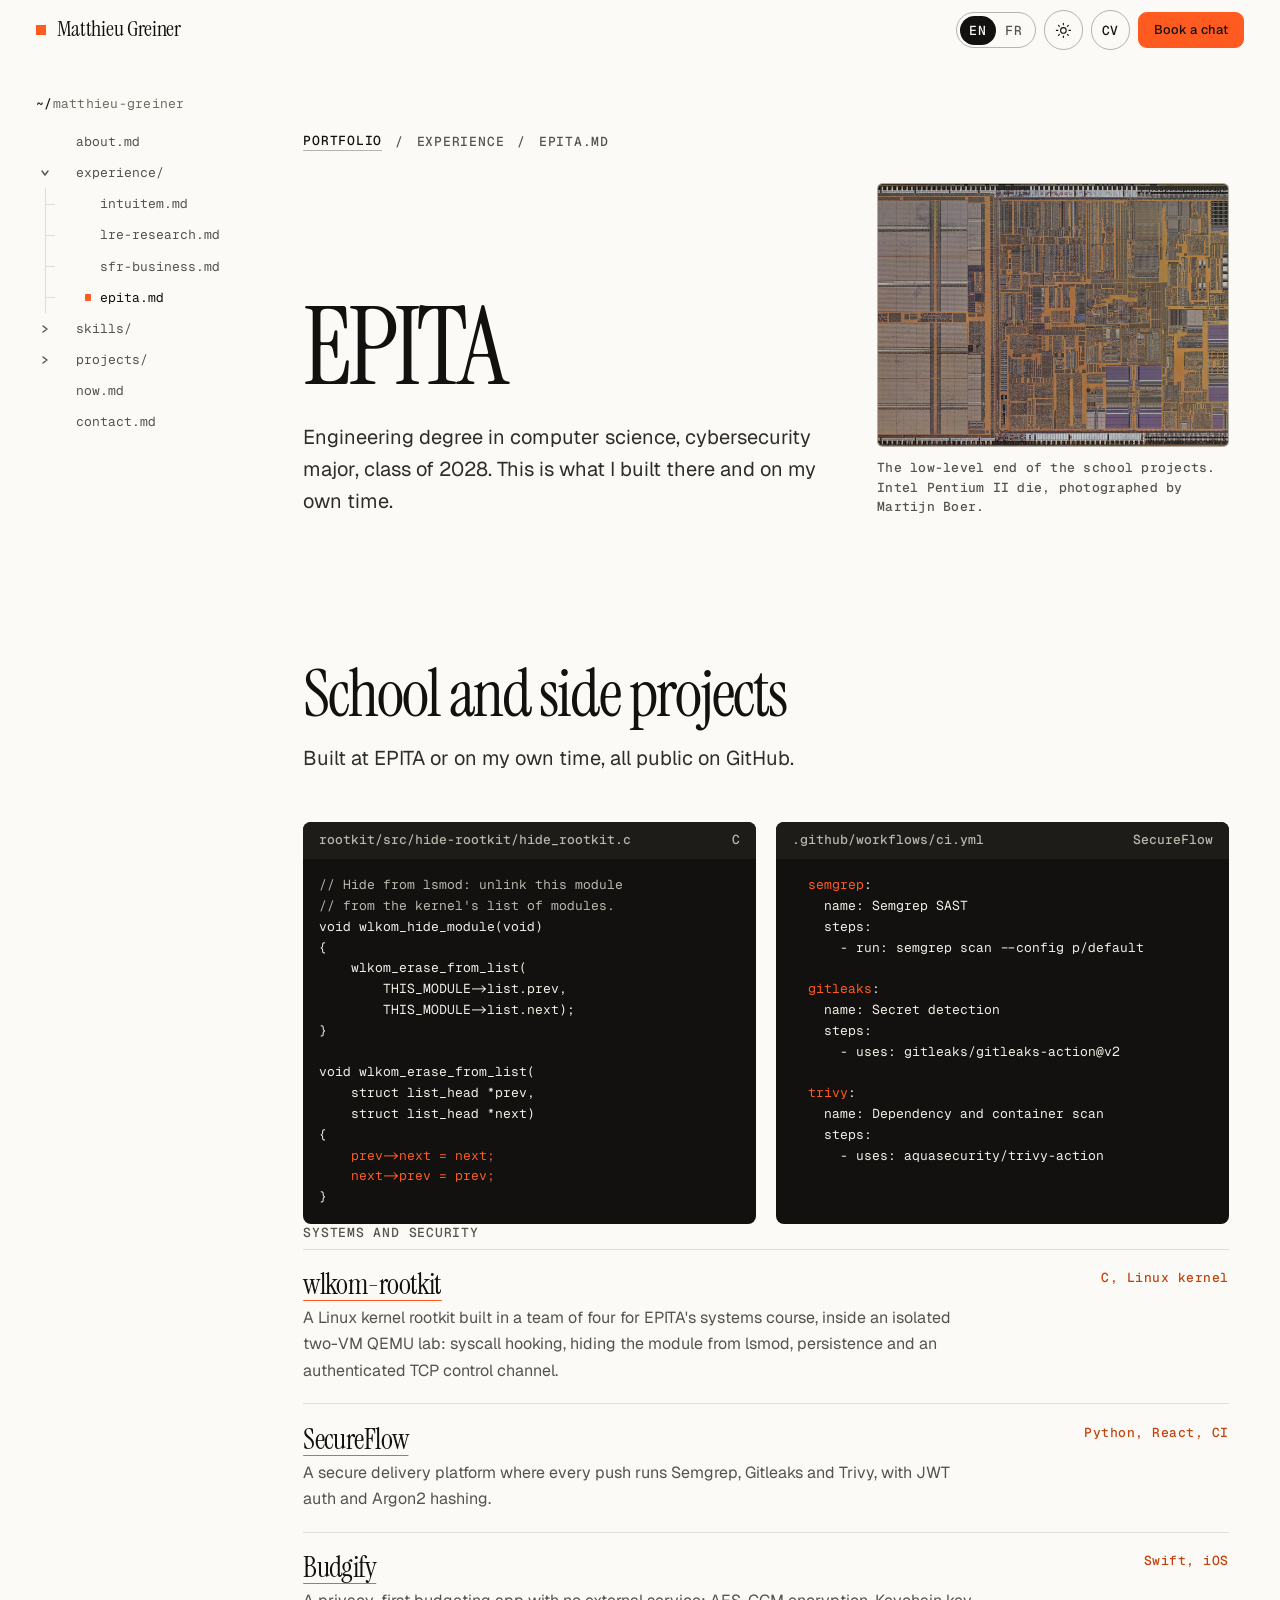
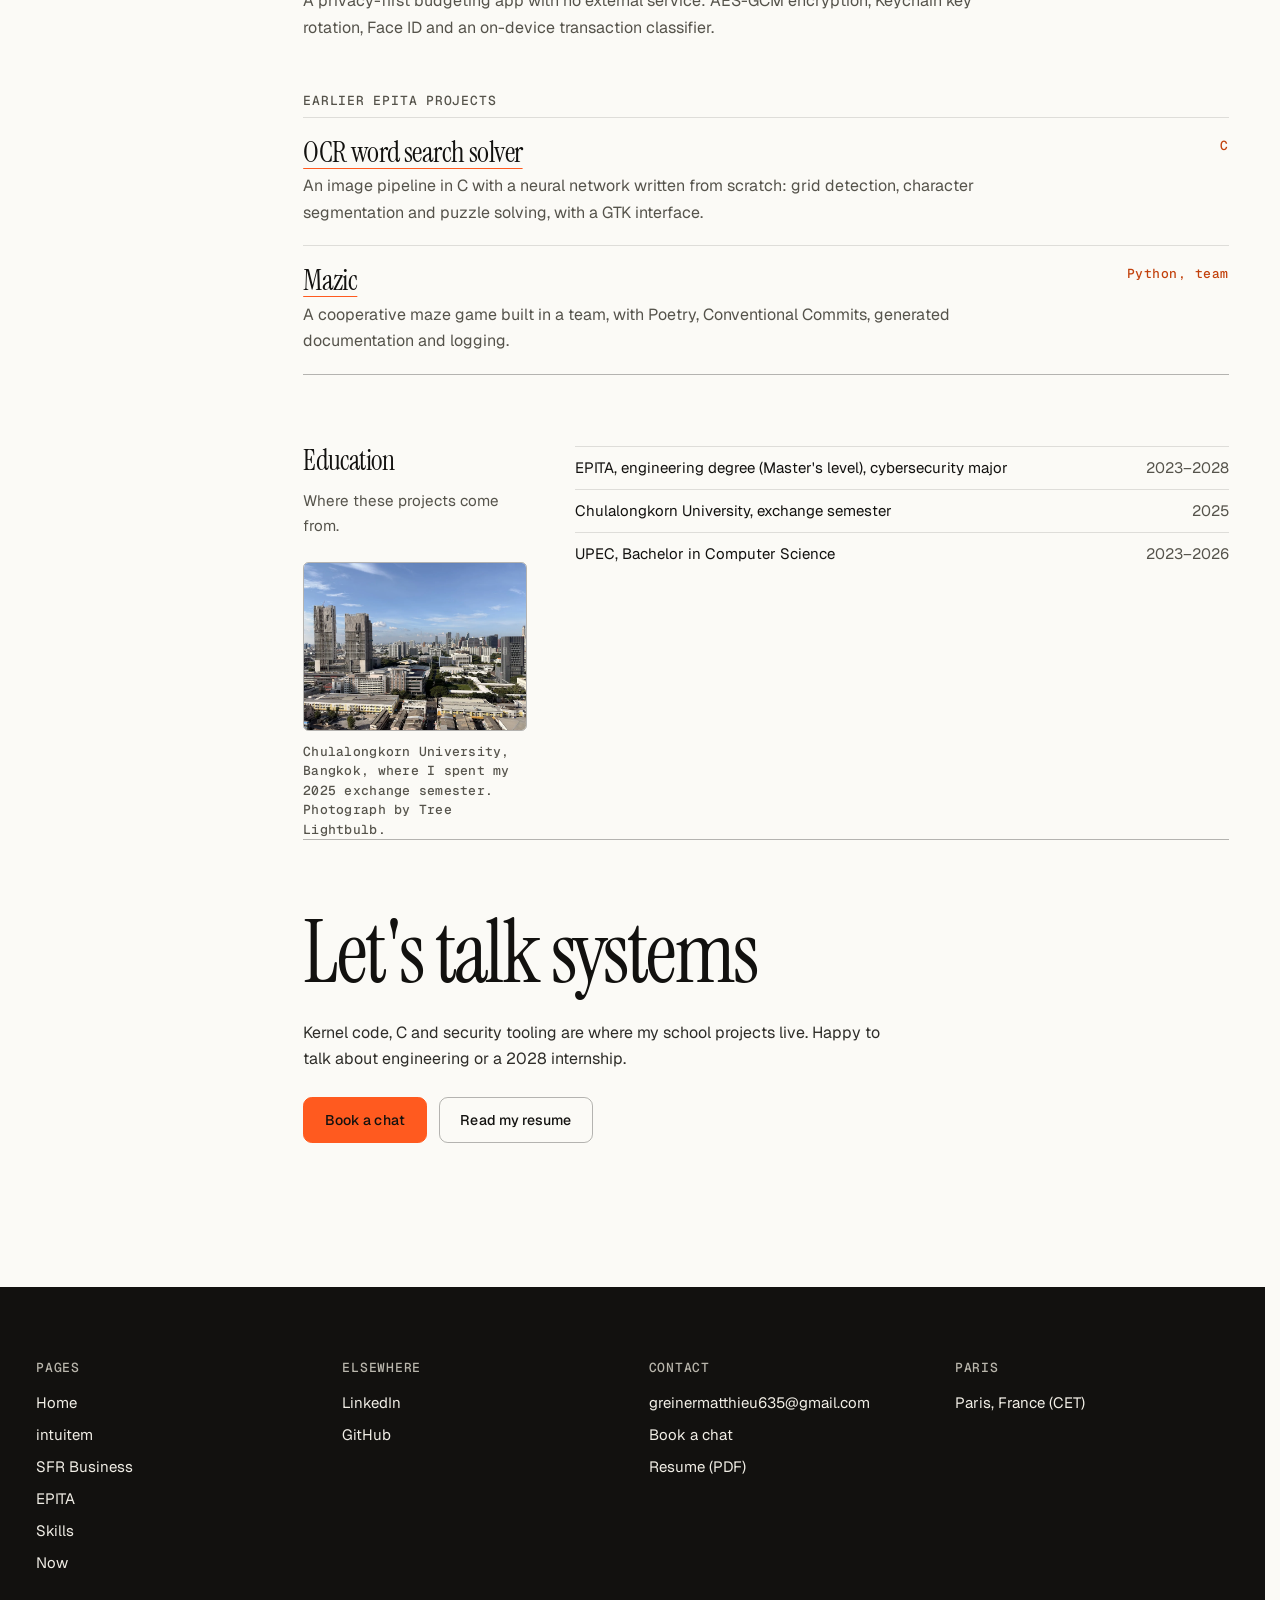
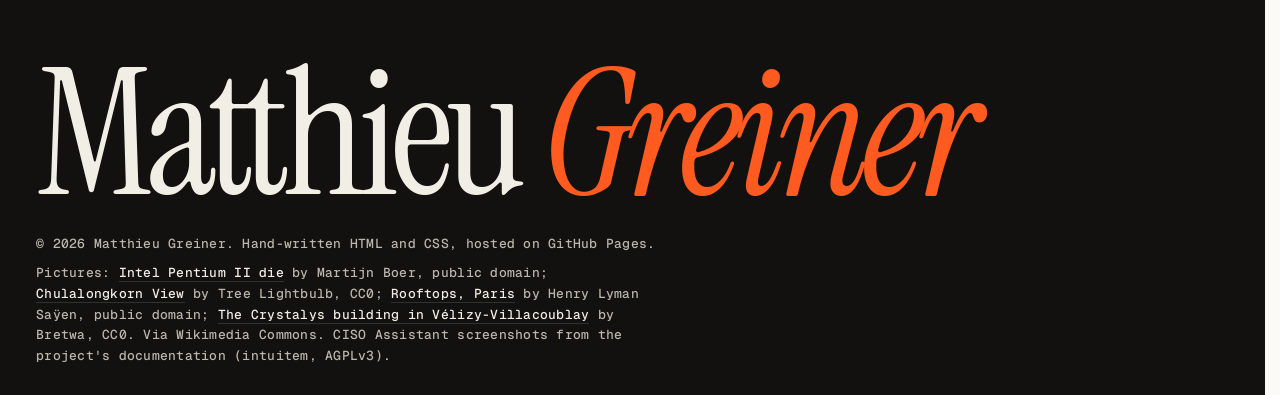
<file: epita.html>
<!DOCTYPE html>
<html lang="en" data-theme="light">
<head>
    <meta charset="UTF-8">
    <meta name="viewport" content="width=device-width, initial-scale=1.0, viewport-fit=cover">
    <title>EPITA: school and side projects | Matthieu Greiner</title>
    <meta name="description" content="School and side projects from Matthieu Greiner's engineering studies at EPITA: a Linux kernel rootkit, SecureFlow, Budgify, an OCR solver in C and a maze game.">
    <meta name="author" content="Matthieu Greiner">
    <meta name="theme-color" content="#fbfaf6">
    <link rel="canonical" href="https://matthieugreiner.com/epita.html">
    <meta property="og:type" content="website">
    <meta property="og:site_name" content="Matthieu Greiner">
    <meta property="og:url" content="https://matthieugreiner.com/epita.html">
    <meta property="og:title" content="EPITA: school and side projects | Matthieu Greiner">
    <meta property="og:description" content="School and side projects from Matthieu Greiner's engineering studies at EPITA: a Linux kernel rootkit, SecureFlow, Budgify, an OCR solver in C and a maze game.">
    <meta property="og:image" content="https://matthieugreiner.com/og-image.png">
    <meta property="og:image:width" content="1200">
    <meta property="og:image:height" content="630">
    <meta property="og:image:alt" content="Matthieu Greiner: malware analysis, reverse engineering, DevSecOps">
    <meta name="twitter:card" content="summary_large_image">
    <meta name="twitter:title" content="EPITA: school and side projects | Matthieu Greiner">
    <meta name="twitter:description" content="School and side projects from Matthieu Greiner's engineering studies at EPITA: a Linux kernel rootkit, SecureFlow, Budgify, an OCR solver in C and a maze game.">
    <meta name="twitter:image" content="https://matthieugreiner.com/og-image.png">
    <link rel="icon" type="image/svg+xml" href="favicon.svg?v=2">
    <link rel="icon" type="image/png" href="favicon-512.png?v=2">
    <link rel="apple-touch-icon" href="apple-touch-icon.png?v=2">
    <script>
        (function () {
            var root = document.documentElement;
            root.classList.add('js');
            try {
                var theme = localStorage.getItem('portfolioTheme');
                if (theme === 'dark' || theme === 'light') root.dataset.theme = theme;
                else if (window.matchMedia && matchMedia('(prefers-color-scheme: dark)').matches) root.dataset.theme = 'dark';
                var lang = localStorage.getItem('portfolioLanguage');
                if (lang === 'fr' || (!lang && (navigator.language || '').toLowerCase().indexOf('fr') === 0)) root.classList.add('fr-pending');
            } catch (e) {}
        })();
    </script>
    <link rel="preconnect" href="https://fonts.googleapis.com">
    <link rel="preconnect" href="https://fonts.gstatic.com" crossorigin>
    <link href="https://fonts.googleapis.com/css2?family=Geist:wght@300..700&family=Geist+Mono:wght@400..600&family=Instrument+Serif:ital@0;1&display=swap" rel="stylesheet">
    <link rel="stylesheet" href="site.css">
    <link rel="shortcut icon" href="favicon.ico">
</head>
<body data-page="epita">
    <a class="skip-link" href="#main" data-i18n="skip">Skip to content</a>

    <header class="bar">
        <div class="bar-inner">
            <a class="mark" href="index.html" aria-label="Matthieu Greiner"><span class="sq"></span><span class="mark-name">Matthieu Greiner</span><span class="mark-short" aria-hidden="true">MG</span></a>
            <div class="bar-actions">
                <button class="index-btn" type="button" aria-expanded="false" aria-controls="menu"><span data-i18n="nav-index">Index</span><svg class="arr" viewBox="0 0 16 16" aria-hidden="true"><path d="M4 6l4 4 4-4" fill="none" stroke="currentColor" stroke-width="1.7" stroke-linecap="square"/></svg></button>
                <div class="lang" role="group" aria-label="Language" data-i18n-attr="aria-label:nav-lang">
                    <span class="lang-thumb" aria-hidden="true"></span>
                    <button type="button" data-lang="en" aria-pressed="true">EN</button>
                    <button type="button" data-lang="fr" aria-pressed="false">FR</button>
                </div>
                <button class="icon-btn theme-btn" type="button" role="switch" aria-checked="false" aria-label="Dark mode" data-i18n-attr="aria-label:nav-theme"><svg class="sun" viewBox="0 0 24 24" fill="none" stroke="currentColor" stroke-width="1.6" stroke-linecap="round" aria-hidden="true"><circle cx="12" cy="12" r="4"/><path d="M12 2v2M12 20v2M2 12h2M20 12h2M4.9 4.9l1.4 1.4M17.7 17.7l1.4 1.4M4.9 19.1l1.4-1.4M17.7 6.3l1.4-1.4"/></svg><svg class="moon" viewBox="0 0 24 24" fill="none" stroke="currentColor" stroke-width="1.6" stroke-linecap="round" stroke-linejoin="round" aria-hidden="true"><path d="M20 14.5A8 8 0 0 1 9.5 4 8 8 0 1 0 20 14.5z"/></svg></button>
                <a class="icon-btn bar-wide" data-cv href="Matthieu_Greiner_Resume.pdf" target="_blank" rel="noopener noreferrer" aria-label="Resume" data-i18n-attr="aria-label:nav-cv">CV</a>
                <a class="btn btn-accent btn-sm bar-mid" href="https://calendly.com/greinermatthieu635/30min" target="_blank" rel="noopener noreferrer"><span data-i18n="nav-book">Book a chat</span></a>
            </div>
        </div>
    </header>

    <div class="menu" id="menu" aria-label="Index" data-i18n-attr="aria-label:nav-menu">
        <div class="menu-foot">
            <a class="btn btn-ghost" data-cv href="Matthieu_Greiner_Resume.pdf" target="_blank" rel="noopener noreferrer"><span data-i18n="nav-cv">Resume</span></a>
            <a class="btn btn-accent" href="https://calendly.com/greinermatthieu635/30min" target="_blank" rel="noopener noreferrer"><span data-i18n="nav-book">Book a chat</span></a>
        </div>
    </div>

    <div class="shell">
        <aside class="rail">
            <nav class="tree" aria-label="Index" data-i18n-attr="aria-label:nav-menu">
                <p class="tree-root"><b>~/</b>matthieu-greiner</p>
                <ul>
                    <li class="node"><div class="trow"><span class="spacer"></span><a href="index.html#about">about.md</a></div></li>
                    <li class="node branch"><div class="trow"><button class="caret" type="button" aria-expanded="false" aria-label="Toggle folder" data-i18n-attr="aria-label:nav-folder"><svg viewBox="0 0 8 8" aria-hidden="true"><path d="M2 1l4 3-4 3" fill="none" stroke="currentColor" stroke-width="1.4" stroke-linecap="round" stroke-linejoin="round"/></svg></button><a href="index.html#experience">experience/</a></div>
                        <ul class="children">
                            <li class="node"><div class="trow"><span class="spacer"></span><a href="intuitem.html">intuitem.md</a></div></li>
                            <li class="node"><div class="trow"><span class="spacer"></span><a href="index.html#exp-lre">lre-research.md</a></div></li>
                            <li class="node"><div class="trow"><span class="spacer"></span><a href="projects.html">sfr-business.md</a></div></li>
                            <li class="node"><div class="trow"><span class="spacer"></span><a href="epita.html">epita.md</a></div></li>
                        </ul>
                    </li>
                    <li class="node branch"><div class="trow"><button class="caret" type="button" aria-expanded="false" aria-label="Toggle folder" data-i18n-attr="aria-label:nav-folder"><svg viewBox="0 0 8 8" aria-hidden="true"><path d="M2 1l4 3-4 3" fill="none" stroke="currentColor" stroke-width="1.4" stroke-linecap="round" stroke-linejoin="round"/></svg></button><a href="skills.html">skills/</a></div>
                        <ul class="children">
                            <li class="node"><div class="trow"><span class="spacer"></span><a href="skills.html#malware-re">malware-re/</a></div></li>
                            <li class="node"><div class="trow"><span class="spacer"></span><a href="skills.html#systems">systems/</a></div></li>
                            <li class="node"><div class="trow"><span class="spacer"></span><a href="skills.html#devsecops">devsecops/</a></div></li>
                            <li class="node"><div class="trow"><span class="spacer"></span><a href="skills.html#code">code/</a></div></li>
                            <li class="node"><div class="trow"><span class="spacer"></span><a href="skills.html#ai">ai/</a></div></li>
                            <li class="node"><div class="trow"><span class="spacer"></span><a href="skills.html#grc">grc/</a></div></li>
                        </ul>
                    </li>
                    <li class="node branch"><div class="trow"><button class="caret" type="button" aria-expanded="false" aria-label="Toggle folder" data-i18n-attr="aria-label:nav-folder"><svg viewBox="0 0 8 8" aria-hidden="true"><path d="M2 1l4 3-4 3" fill="none" stroke="currentColor" stroke-width="1.4" stroke-linecap="round" stroke-linejoin="round"/></svg></button><a href="index.html#projects">projects/</a></div>
                        <ul class="children">
                            <li class="node"><div class="trow"><span class="spacer"></span><a href="index.html#p-secureflow">secureflow.md</a></div></li>
                            <li class="node"><div class="trow"><span class="spacer"></span><a href="index.html#p-rootkit">wlkom-rootkit.md</a></div></li>
                            <li class="node"><div class="trow"><span class="spacer"></span><a href="index.html#p-cybertool">cybertool.md</a></div></li>
                            <li class="node"><div class="trow"><span class="spacer"></span><a href="index.html#p-ciso">ciso-assistant.md</a></div></li>
                            <li class="node"><div class="trow"><span class="spacer"></span><a href="index.html#p-budgify">budgify.md</a></div></li>
                        </ul>
                    </li>
                    <li class="node"><div class="trow"><span class="spacer"></span><a href="now.html">now.md</a></div></li>
                    <li class="node"><div class="trow"><span class="spacer"></span><a href="index.html#contact">contact.md</a></div></li>
                </ul>
            </nav>
        </aside>

        <main id="main">
            <header class="page-head with-picture">
                <nav class="crumb mono" aria-label="Breadcrumb"><a href="index.html" data-i18n="crumb-home">portfolio</a><span>/</span><span>experience</span><span>/</span><span>epita.md</span></nav>
                <div class="head-text">
                    <h1 data-i18n="epita-title">EPITA</h1>
                    <p class="lead" data-i18n="epita-lead">Engineering degree in computer science, cybersecurity major, class of 2028. This is what I built there and on my own time.</p>
                </div>
                <figure class="head-picture"><div class="frame shutter"><img src="assets/pentium-ii-die.webp" alt="Photograph of an Intel Pentium II processor die, its copper-coloured circuits filling the frame" data-i18n-attr="alt:alt-die" width="1600" height="965" loading="lazy"></div><figcaption data-i18n="cap-die-epita">The low-level end of the school projects. Intel Pentium II die, photographed by Martijn Boer.</figcaption></figure>
            </header>

            <section class="section" id="academic-projects" aria-labelledby="acad-title">
                <div class="skills-head" data-reveal>
                    <h2 class="head-title" id="acad-title" data-i18n="acad-title">School and side projects</h2>
                    <p data-i18n="acad-lead">Built at EPITA or on my own time, all public on GitHub.</p>
                </div>
                <div class="two-up" data-stagger><div class="fragment" data-ui><div class="fragment-bar"><span>rootkit/src/hide-rootkit/hide_rootkit.c</span><span>C</span></div><pre><span class="c">// Hide from lsmod: unlink this module
// from the kernel's list of modules.</span>
void wlkom_hide_module(void)
{
    wlkom_erase_from_list(
        THIS_MODULE-&gt;list.prev,
        THIS_MODULE-&gt;list.next);
}

void wlkom_erase_from_list(
    struct list_head *prev,
    struct list_head *next)
{
    <span class="k">prev-&gt;next = next;</span>
    <span class="k">next-&gt;prev = prev;</span>
}</pre></div><div class="fragment" data-ui><div class="fragment-bar"><span>.github/workflows/ci.yml</span><span>SecureFlow</span></div><pre>  <span class="k">semgrep</span>:
    name: Semgrep SAST
    steps:
      - run: semgrep scan --config p/default

  <span class="k">gitleaks</span>:
    name: Secret detection
    steps:
      - uses: gitleaks/gitleaks-action@v2

  <span class="k">trivy</span>:
    name: Dependency and container scan
    steps:
      - uses: aquasecurity/trivy-action</pre></div></div>
                <div class="ledger">
                    <div class="ledger-group" data-reveal>
                        <h3 data-i18n="acad-g-sys">Systems and security</h3>
                        <div class="ledger-row"><h4 data-i18n="acad-rk-t"><a class="text-link" href="https://github.com/Spaghetto784/wlkom-rootkit" target="_blank" rel="noopener">wlkom-rootkit</a></h4><span class="meta" data-i18n="acad-rk-m">C, Linux kernel</span><p data-i18n="acad-rk-d">A Linux kernel rootkit built in a team of four for EPITA's systems course, inside an isolated two-VM QEMU lab: syscall hooking, hiding the module from lsmod, persistence and an authenticated TCP control channel.</p></div>
                        <div class="ledger-row"><h4 data-i18n="acad-sf-t"><a class="text-link" href="https://github.com/Spaghetto784/SecureFlow" target="_blank" rel="noopener">SecureFlow</a></h4><span class="meta">Python, React, CI</span><p data-i18n="acad-sf-d">A secure delivery platform where every push runs Semgrep, Gitleaks and Trivy, with JWT auth and Argon2 hashing.</p></div>
                        <div class="ledger-row"><h4 data-i18n="acad-bg-t"><a class="text-link" href="https://github.com/Spaghetto784/Budgify" target="_blank" rel="noopener">Budgify</a></h4><span class="meta">Swift, iOS</span><p data-i18n="acad-bg-d">A privacy-first budgeting app with no external service: AES-GCM encryption, Keychain key rotation, Face ID and an on-device transaction classifier.</p></div>
                    </div>
                    <div class="ledger-group" data-reveal>
                        <h3 data-i18n="acad-g-early">Earlier EPITA projects</h3>
                        <div class="ledger-row"><h4 data-i18n="acad-ocr-t"><a class="text-link" href="https://github.com/Spaghetto784/OCR---Projet-S3" target="_blank" rel="noopener">OCR word search solver</a></h4><span class="meta">C</span><p data-i18n="acad-ocr-d">An image pipeline in C with a neural network written from scratch: grid detection, character segmentation and puzzle solving, with a GTK interface.</p></div>
                        <div class="ledger-row"><h4 data-i18n="acad-mz-t"><a class="text-link" href="https://github.com/Spaghetto784/Mazic" target="_blank" rel="noopener">Mazic</a></h4><span class="meta" data-i18n="acad-mz-m">Python, team</span><p data-i18n="acad-mz-d">A cooperative maze game built in a team, with Poetry, Conventional Commits, generated documentation and logging.</p></div>
                    </div>
                </div>
            </section>

            <section class="section split" aria-labelledby="edu-title">
                <div class="split-side" data-reveal>
                    <h2 id="edu-title" data-i18n="edu-title">Education</h2>
                    <p data-i18n="edu-copy">Where these projects come from.</p>
                    <figure class="side-picture"><div class="frame"><img src="assets/chulalongkorn-view.webp" alt="View over Chulalongkorn University and central Bangkok on a clear day" data-i18n-attr="alt:alt-chula" width="1600" height="1200" loading="lazy"></div><figcaption data-i18n="cap-chula">Chulalongkorn University, Bangkok, where I spent my 2025 exchange semester. Photograph by Tree Lightbulb.</figcaption></figure>
                </div>
                <div class="record-list">
                    <ul data-stagger>
                        <li><span data-i18n="rec-epita">EPITA, engineering degree (Master's level), cybersecurity major</span><span>2023–2028</span></li>
                        <li><span data-i18n="rec-chula">Chulalongkorn University, exchange semester</span><span>2025</span></li>
                        <li><span data-i18n="rec-upec">UPEC, Bachelor in Computer Science</span><span>2023–2026</span></li>
                    </ul>
                </div>
            </section>

            <section class="section closing" aria-labelledby="closing-title">
                <h2 id="closing-title" data-i18n="cl-title">Let's talk systems</h2>
                <p data-i18n="cl-copy">Kernel code, C and security tooling are where my school projects live. Happy to talk about engineering or a 2028 internship.</p>
                <div class="actions">
                    <a class="btn btn-accent" href="https://calendly.com/greinermatthieu635/30min" target="_blank" rel="noopener noreferrer" data-i18n="btn-book">Book a chat</a>
                    <a class="btn btn-ghost" data-cv href="Matthieu_Greiner_Resume.pdf" target="_blank" rel="noopener noreferrer" data-i18n="cl-cv">Read my resume</a>
                </div>
            </section>
        </main>
    </div>

    <footer class="footer">
        <div class="footer-inner">
            <div class="footer-cols">
                <div><h2 data-i18n="foot-pages">Pages</h2><ul><li><a href="index.html" data-i18n="foot-home">Home</a></li><li><a href="intuitem.html">intuitem</a></li><li><a href="projects.html">SFR Business</a></li><li><a href="epita.html">EPITA</a></li><li><a href="skills.html" data-i18n="nav-skills">Skills</a></li><li><a href="now.html" data-i18n="nav-now">Now</a></li></ul></div>
                <div><h2 data-i18n="foot-elsewhere">Elsewhere</h2><ul><li><a href="https://www.linkedin.com/in/matthieu-greiner" target="_blank" rel="noopener noreferrer">LinkedIn</a></li><li><a href="https://github.com/Spaghetto784" target="_blank" rel="noopener noreferrer">GitHub</a></li></ul></div>
                <div><h2 data-i18n="foot-contact">Contact</h2><ul><li><a href="mailto:greinermatthieu635@gmail.com">greinermatthieu635@gmail.com</a></li><li><a href="https://calendly.com/greinermatthieu635/30min" target="_blank" rel="noopener noreferrer" data-i18n="btn-book">Book a chat</a></li><li><a data-cv href="Matthieu_Greiner_Resume.pdf" target="_blank" rel="noopener noreferrer" data-i18n="foot-cv">Resume (PDF)</a></li></ul></div>
                <div><h2>Paris</h2><ul><li><span data-i18n="foot-place">Paris, France (CET)</span></li></ul></div>
            </div>
            <p class="footer-mark" aria-hidden="true"><span>Matthieu</span> <span><em>Greiner</em></span></p>
            <div class="footer-legal">
                <p data-i18n="foot-legal">© 2026 Matthieu Greiner. Hand-written HTML and CSS, hosted on GitHub Pages.</p>
                <p data-i18n="foot-credits">Pictures: <a href="https://commons.wikimedia.org/wiki/File:Intel-pentium-ii-dixon-die-shot-high-resolution-stitched.jpg">Intel Pentium II die</a> by Martijn Boer, public domain; <a href="https://commons.wikimedia.org/wiki/File:Chulalongkorn_View.jpg">Chulalongkorn View</a> by Tree Lightbulb, CC0; <a href="https://commons.wikimedia.org/wiki/File:H._Lyman_Sa%C3%BFen_-_Rooftops,_Paris_-_1967.6.15_-_Smithsonian_American_Art_Museum.jpg">Rooftops, Paris</a> by Henry Lyman Saÿen, public domain; <a href="https://commons.wikimedia.org/wiki/File:The_Crystalys_building_in_V%C3%A9lizy-Villacoublay,_in_the_Paris_region_-_2026-08-21.jpg">The Crystalys building in Vélizy-Villacoublay</a> by Bretwa, CC0. Via Wikimedia Commons. CISO Assistant screenshots from the project's documentation (intuitem, AGPLv3).</p>
            </div>
        </div>
    </footer>

    <script src="site.js"></script>
    <script>
        Site.i18n.register({
            "acad-title": "École et projets perso",
            "acad-lead": "Construits à l’EPITA ou sur mon temps libre, tous publics sur GitHub.",
            "acad-g-sys": "Systèmes et sécurité",
            "acad-g-early": "Premiers projets EPITA",
            "acad-rk-t": "<a class=\"text-link\" href=\"https://github.com/Spaghetto784/wlkom-rootkit\" target=\"_blank\" rel=\"noopener\">wlkom-rootkit</a>",
            "acad-rk-m": "C, noyau Linux",
            "acad-rk-d": "Un rootkit pour le noyau Linux construit à quatre pour le cours système de l’EPITA, dans un labo QEMU isolé à deux VM : hooking d’appels système, module caché de lsmod, persistance et canal de contrôle TCP authentifié.",
            "acad-sf-t": "<a class=\"text-link\" href=\"https://github.com/Spaghetto784/SecureFlow\" target=\"_blank\" rel=\"noopener\">SecureFlow</a>",
            "acad-sf-d": "Une plateforme de livraison sécurisée où chaque push lance Semgrep, Gitleaks et Trivy, avec authentification JWT et hachage Argon2.",
            "acad-bg-t": "<a class=\"text-link\" href=\"https://github.com/Spaghetto784/Budgify\" target=\"_blank\" rel=\"noopener\">Budgify</a>",
            "acad-bg-d": "Une application de budget sans aucun service externe : chiffrement AES-GCM, rotation des clés dans le Keychain, Face ID et un classifieur de transactions embarqué.",
            "acad-ocr-t": "<a class=\"text-link\" href=\"https://github.com/Spaghetto784/OCR---Projet-S3\" target=\"_blank\" rel=\"noopener\">Solveur de mots mêlés par OCR</a>",
            "acad-ocr-d": "Un pipeline d’images en C avec un réseau de neurones écrit de zéro : détection de grille, segmentation des caractères et résolution, avec une interface GTK.",
            "acad-mz-t": "<a class=\"text-link\" href=\"https://github.com/Spaghetto784/Mazic\" target=\"_blank\" rel=\"noopener\">Mazic</a>",
            "acad-mz-m": "Python, en équipe",
            "acad-mz-d": "Un jeu de labyrinthe coopératif construit en équipe, avec Poetry, Conventional Commits, documentation générée et logs.",
            "rec-epita": "EPITA, diplôme d’ingénieur (niveau Master), majeure cybersécurité",
            "rec-chula": "Université Chulalongkorn, semestre d’échange",
            "rec-upec": "UPEC, licence d’informatique",
            "alt-chula": "Vue sur l’université Chulalongkorn et le centre de Bangkok par temps clair",
            "cap-chula": "L’université Chulalongkorn à Bangkok, où j’ai passé mon semestre d’échange en 2025. Photographie de Tree Lightbulb.",
            "alt-die": "Photographie d’une puce Intel Pentium II, ses circuits couleur cuivre remplissant le cadre",
            "epita-lead": "Diplôme d’ingénieur en informatique, majeure cybersécurité, promo 2028. Voici ce que j’y ai construit, et sur mon temps libre.",
            "cap-die-epita": "Le côté bas niveau des projets d’école. Puce Intel Pentium II, photographiée par Martijn Boer.",
            "edu-title": "Formation",
            "edu-copy": "D’où viennent ces projets.",
            "cl-title": "Parlons systèmes",
            "cl-copy": "Code noyau, C et outillage sécurité : c’est là que vivent mes projets d’école. Ravi d’échanger sur l’ingénierie ou un stage en 2028.",
            "cl-cv": "Lire mon CV",
            "__title": "EPITA : projets d’école et perso | Matthieu Greiner",
            "__description": "Projets d’école et perso issus de mes études d’ingénieur à l’EPITA : un rootkit noyau Linux, SecureFlow, Budgify, un solveur OCR en C et un jeu de labyrinthe.",
            "epita-title": "EPITA"
        });
    </script>
</body>
</html>
</file>
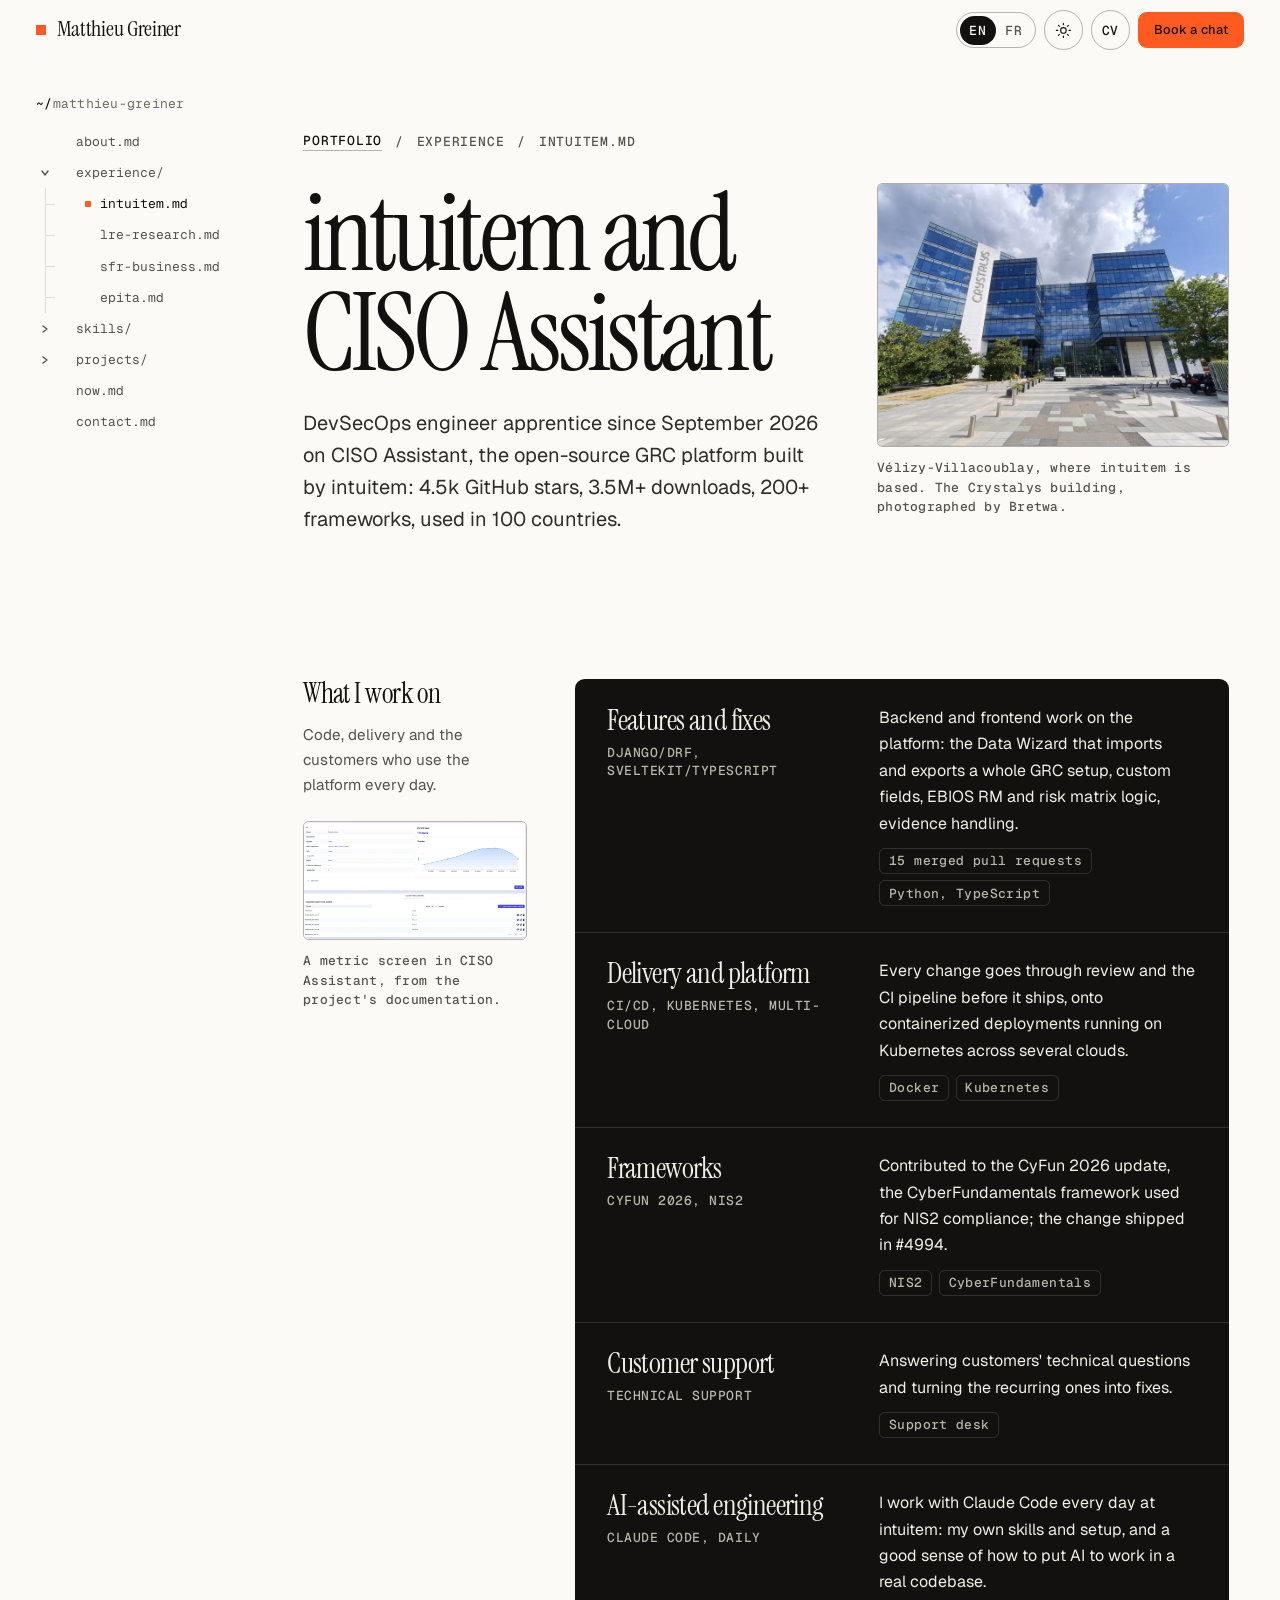
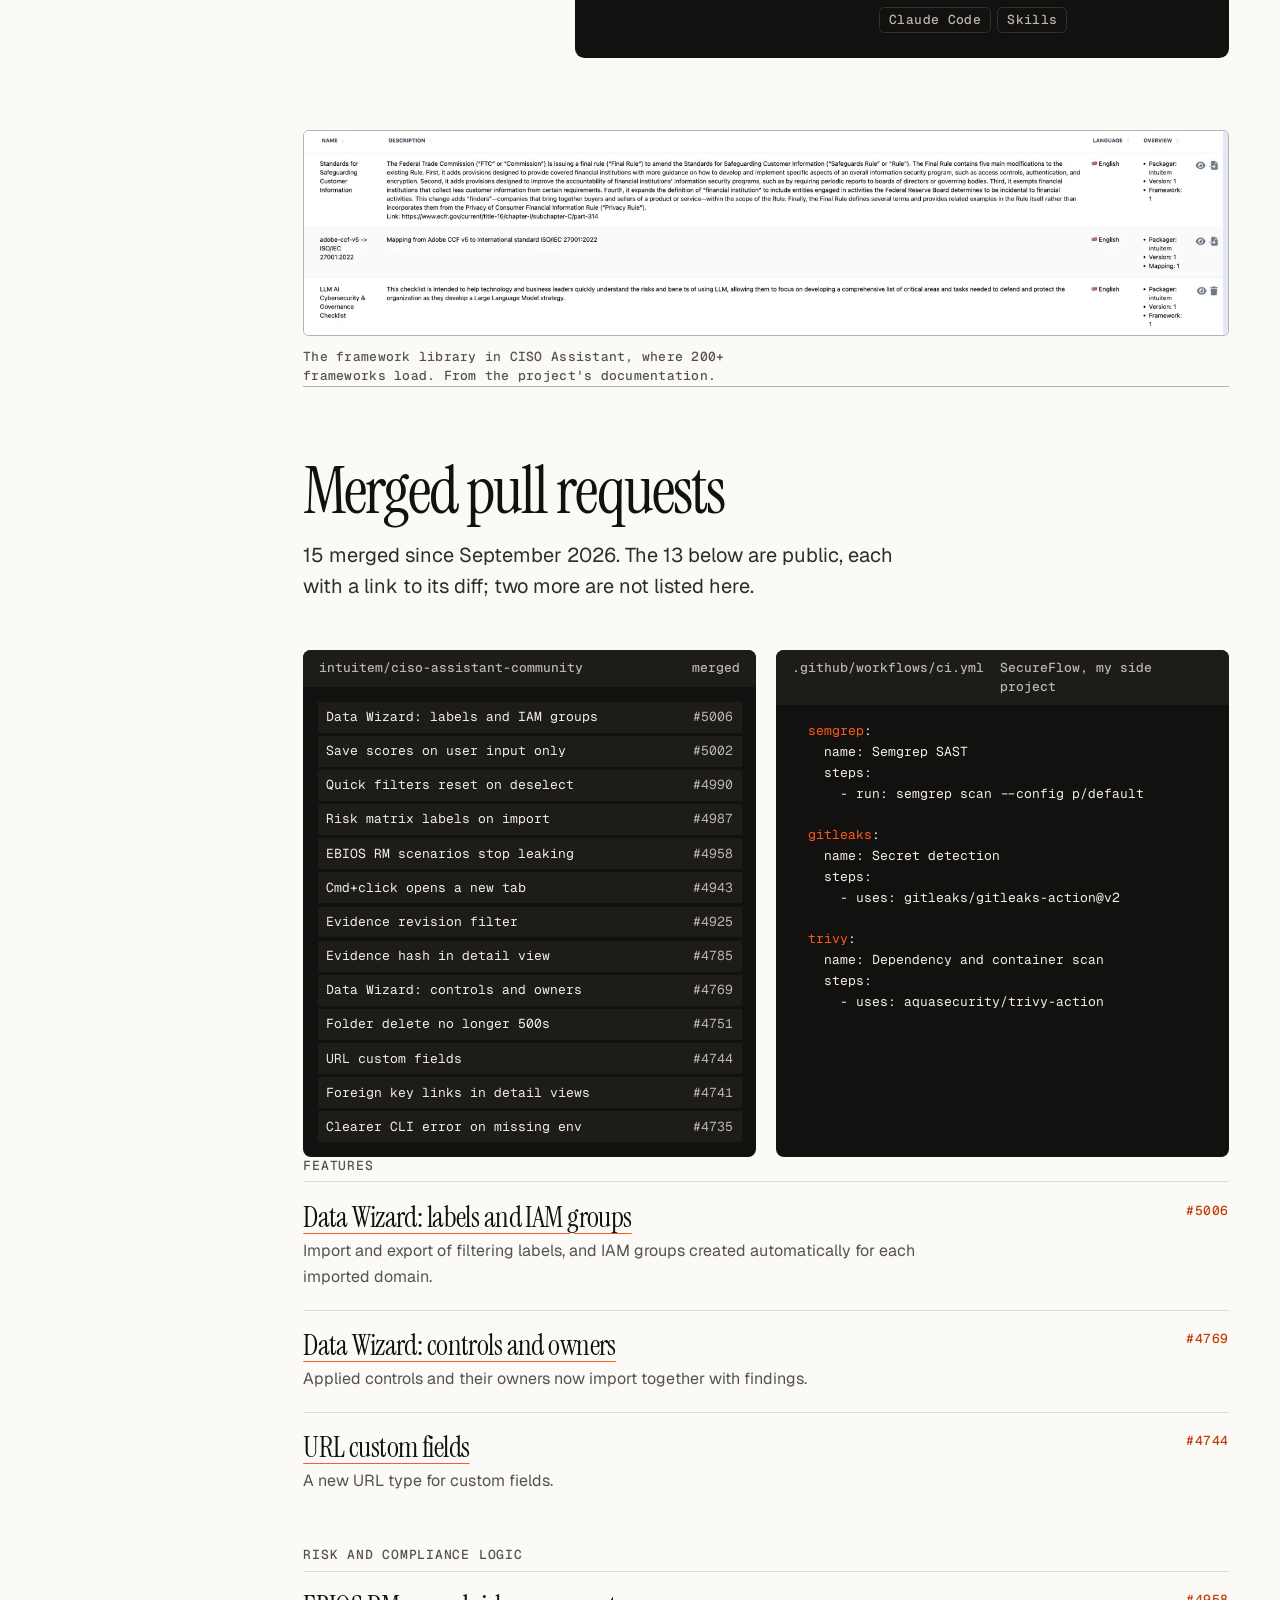
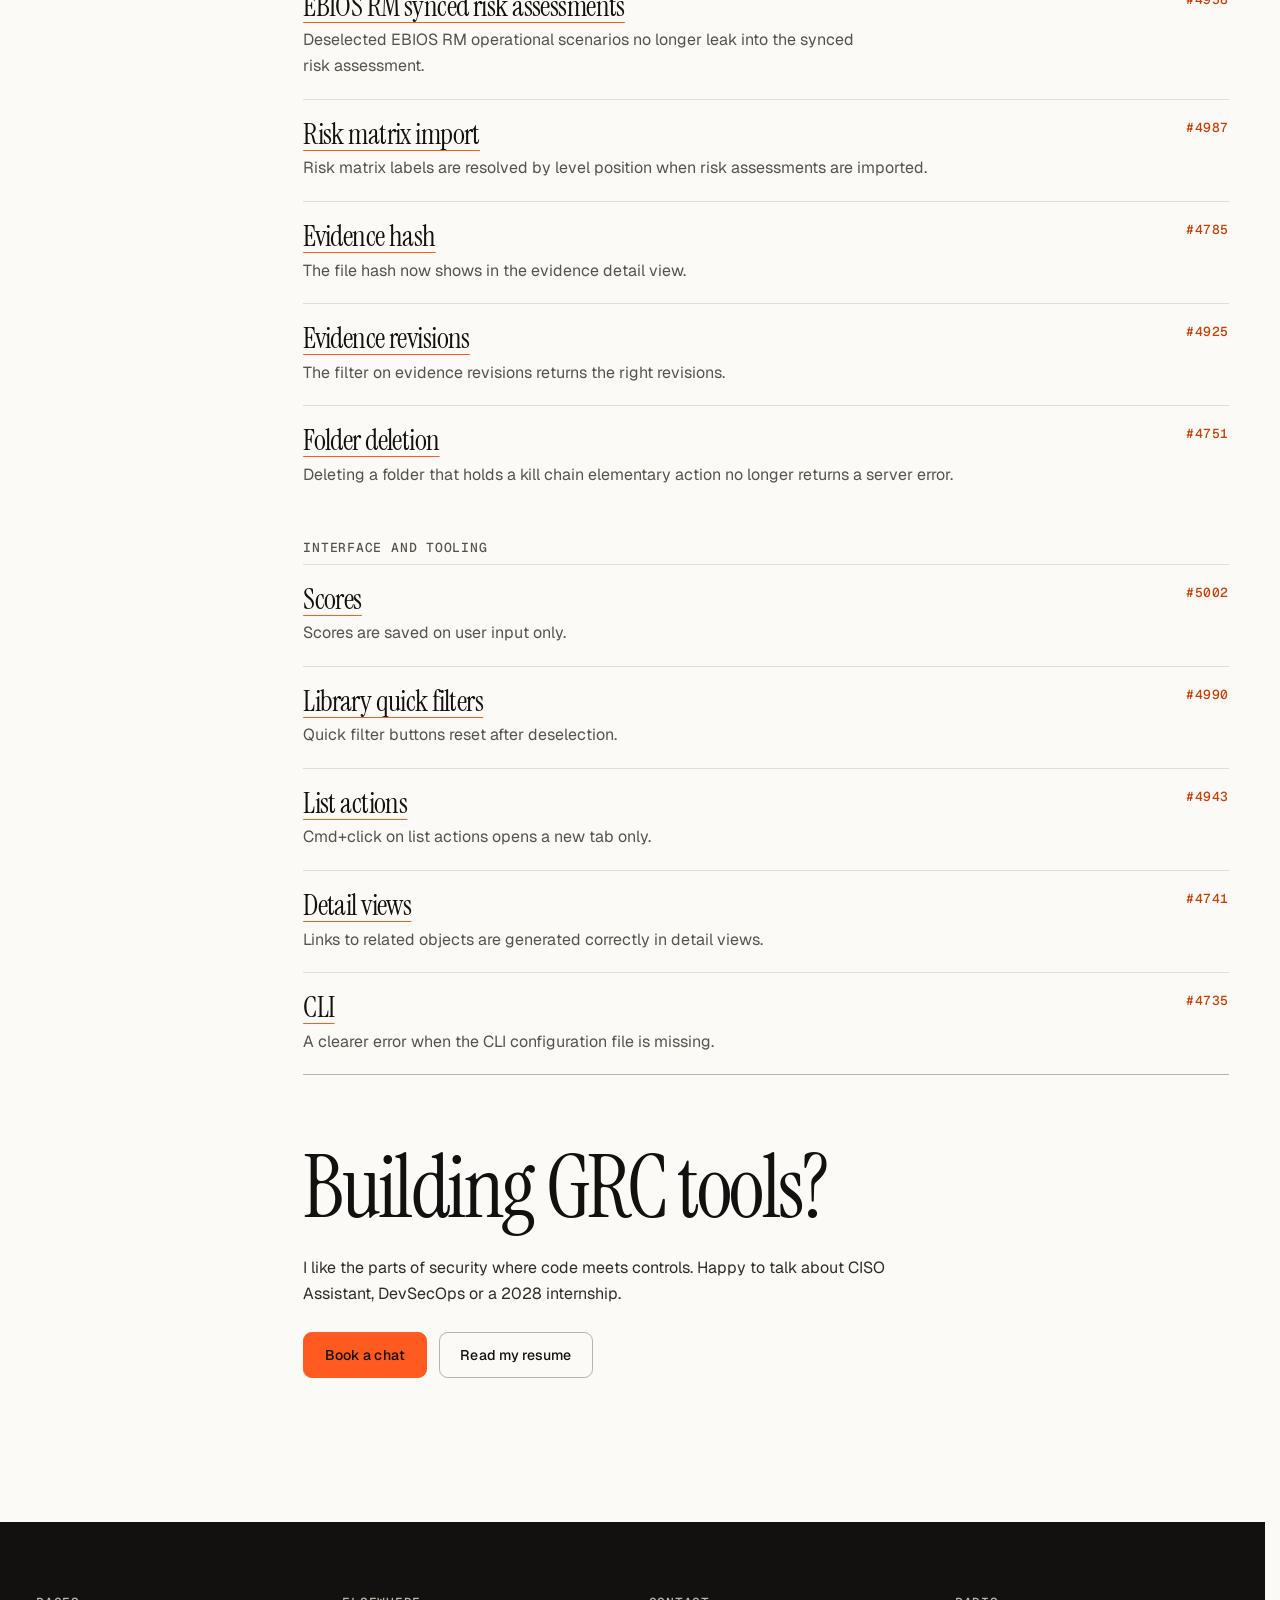
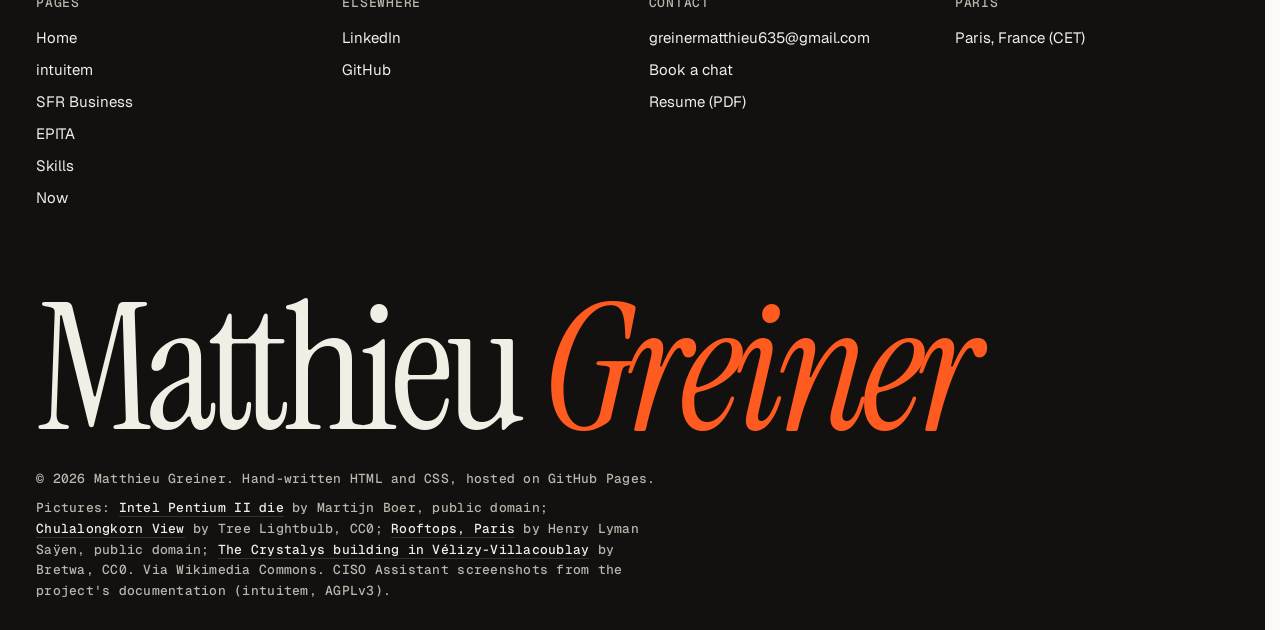
<file: intuitem.html>
<!DOCTYPE html>
<html lang="en" data-theme="light">
<head>
    <meta charset="UTF-8">
    <meta name="viewport" content="width=device-width, initial-scale=1.0, viewport-fit=cover">
    <title>intuitem and CISO Assistant | Matthieu Greiner</title>
    <meta name="description" content="My DevSecOps apprenticeship at intuitem on CISO Assistant, the open-source GRC platform: 15 merged pull requests since September 2026.">
    <meta name="author" content="Matthieu Greiner">
    <meta name="theme-color" content="#fbfaf6">
    <link rel="canonical" href="https://matthieugreiner.com/intuitem.html">
    <meta property="og:type" content="website">
    <meta property="og:site_name" content="Matthieu Greiner">
    <meta property="og:url" content="https://matthieugreiner.com/intuitem.html">
    <meta property="og:title" content="intuitem and CISO Assistant | Matthieu Greiner">
    <meta property="og:description" content="My DevSecOps apprenticeship at intuitem on CISO Assistant, the open-source GRC platform: 15 merged pull requests since September 2026.">
    <meta property="og:image" content="https://matthieugreiner.com/og-image.png">
    <meta property="og:image:width" content="1200">
    <meta property="og:image:height" content="630">
    <meta property="og:image:alt" content="Matthieu Greiner: malware analysis, reverse engineering, DevSecOps">
    <meta name="twitter:card" content="summary_large_image">
    <meta name="twitter:title" content="intuitem and CISO Assistant | Matthieu Greiner">
    <meta name="twitter:description" content="My DevSecOps apprenticeship at intuitem on CISO Assistant, the open-source GRC platform: 15 merged pull requests since September 2026.">
    <meta name="twitter:image" content="https://matthieugreiner.com/og-image.png">
    <link rel="icon" type="image/svg+xml" href="favicon.svg?v=2">
    <link rel="icon" type="image/png" href="favicon-512.png?v=2">
    <link rel="apple-touch-icon" href="apple-touch-icon.png?v=2">
    <script>
        (function () {
            var root = document.documentElement;
            root.classList.add('js');
            try {
                var theme = localStorage.getItem('portfolioTheme');
                if (theme === 'dark' || theme === 'light') root.dataset.theme = theme;
                else if (window.matchMedia && matchMedia('(prefers-color-scheme: dark)').matches) root.dataset.theme = 'dark';
                var lang = localStorage.getItem('portfolioLanguage');
                if (lang === 'fr' || (!lang && (navigator.language || '').toLowerCase().indexOf('fr') === 0)) root.classList.add('fr-pending');
            } catch (e) {}
        })();
    </script>
    <link rel="preconnect" href="https://fonts.googleapis.com">
    <link rel="preconnect" href="https://fonts.gstatic.com" crossorigin>
    <link href="https://fonts.googleapis.com/css2?family=Geist:wght@300..700&family=Geist+Mono:wght@400..600&family=Instrument+Serif:ital@0;1&display=swap" rel="stylesheet">
    <link rel="stylesheet" href="site.css">
    <link rel="shortcut icon" href="favicon.ico">
</head>
<body data-page="intuitem">
    <a class="skip-link" href="#main" data-i18n="skip">Skip to content</a>

    <header class="bar">
        <div class="bar-inner">
            <a class="mark" href="index.html" aria-label="Matthieu Greiner"><span class="sq"></span><span class="mark-name">Matthieu Greiner</span><span class="mark-short" aria-hidden="true">MG</span></a>
            <div class="bar-actions">
                <button class="index-btn" type="button" aria-expanded="false" aria-controls="menu"><span data-i18n="nav-index">Index</span><svg class="arr" viewBox="0 0 16 16" aria-hidden="true"><path d="M4 6l4 4 4-4" fill="none" stroke="currentColor" stroke-width="1.7" stroke-linecap="square"/></svg></button>
                <div class="lang" role="group" aria-label="Language" data-i18n-attr="aria-label:nav-lang">
                    <span class="lang-thumb" aria-hidden="true"></span>
                    <button type="button" data-lang="en" aria-pressed="true">EN</button>
                    <button type="button" data-lang="fr" aria-pressed="false">FR</button>
                </div>
                <button class="icon-btn theme-btn" type="button" role="switch" aria-checked="false" aria-label="Dark mode" data-i18n-attr="aria-label:nav-theme"><svg class="sun" viewBox="0 0 24 24" fill="none" stroke="currentColor" stroke-width="1.6" stroke-linecap="round" aria-hidden="true"><circle cx="12" cy="12" r="4"/><path d="M12 2v2M12 20v2M2 12h2M20 12h2M4.9 4.9l1.4 1.4M17.7 17.7l1.4 1.4M4.9 19.1l1.4-1.4M17.7 6.3l1.4-1.4"/></svg><svg class="moon" viewBox="0 0 24 24" fill="none" stroke="currentColor" stroke-width="1.6" stroke-linecap="round" stroke-linejoin="round" aria-hidden="true"><path d="M20 14.5A8 8 0 0 1 9.5 4 8 8 0 1 0 20 14.5z"/></svg></button>
                <a class="icon-btn bar-wide" data-cv href="Matthieu_Greiner_Resume.pdf" target="_blank" rel="noopener noreferrer" aria-label="Resume" data-i18n-attr="aria-label:nav-cv">CV</a>
                <a class="btn btn-accent btn-sm bar-mid" href="https://calendly.com/greinermatthieu635/30min" target="_blank" rel="noopener noreferrer"><span data-i18n="nav-book">Book a chat</span></a>
            </div>
        </div>
    </header>

    <div class="menu" id="menu" aria-label="Index" data-i18n-attr="aria-label:nav-menu">
        <div class="menu-foot">
            <a class="btn btn-ghost" data-cv href="Matthieu_Greiner_Resume.pdf" target="_blank" rel="noopener noreferrer"><span data-i18n="nav-cv">Resume</span></a>
            <a class="btn btn-accent" href="https://calendly.com/greinermatthieu635/30min" target="_blank" rel="noopener noreferrer"><span data-i18n="nav-book">Book a chat</span></a>
        </div>
    </div>

    <div class="shell">
        <aside class="rail">
            <nav class="tree" aria-label="Index" data-i18n-attr="aria-label:nav-menu">
                <p class="tree-root"><b>~/</b>matthieu-greiner</p>
                <ul>
                    <li class="node"><div class="trow"><span class="spacer"></span><a href="index.html#about">about.md</a></div></li>
                    <li class="node branch"><div class="trow"><button class="caret" type="button" aria-expanded="false" aria-label="Toggle folder" data-i18n-attr="aria-label:nav-folder"><svg viewBox="0 0 8 8" aria-hidden="true"><path d="M2 1l4 3-4 3" fill="none" stroke="currentColor" stroke-width="1.4" stroke-linecap="round" stroke-linejoin="round"/></svg></button><a href="index.html#experience">experience/</a></div>
                        <ul class="children">
                            <li class="node"><div class="trow"><span class="spacer"></span><a href="intuitem.html">intuitem.md</a></div></li>
                            <li class="node"><div class="trow"><span class="spacer"></span><a href="index.html#exp-lre">lre-research.md</a></div></li>
                            <li class="node"><div class="trow"><span class="spacer"></span><a href="projects.html">sfr-business.md</a></div></li>
                            <li class="node"><div class="trow"><span class="spacer"></span><a href="epita.html">epita.md</a></div></li>
                        </ul>
                    </li>
                    <li class="node branch"><div class="trow"><button class="caret" type="button" aria-expanded="false" aria-label="Toggle folder" data-i18n-attr="aria-label:nav-folder"><svg viewBox="0 0 8 8" aria-hidden="true"><path d="M2 1l4 3-4 3" fill="none" stroke="currentColor" stroke-width="1.4" stroke-linecap="round" stroke-linejoin="round"/></svg></button><a href="skills.html">skills/</a></div>
                        <ul class="children">
                            <li class="node"><div class="trow"><span class="spacer"></span><a href="skills.html#malware-re">malware-re/</a></div></li>
                            <li class="node"><div class="trow"><span class="spacer"></span><a href="skills.html#systems">systems/</a></div></li>
                            <li class="node"><div class="trow"><span class="spacer"></span><a href="skills.html#devsecops">devsecops/</a></div></li>
                            <li class="node"><div class="trow"><span class="spacer"></span><a href="skills.html#code">code/</a></div></li>
                            <li class="node"><div class="trow"><span class="spacer"></span><a href="skills.html#ai">ai/</a></div></li>
                            <li class="node"><div class="trow"><span class="spacer"></span><a href="skills.html#grc">grc/</a></div></li>
                        </ul>
                    </li>
                    <li class="node branch"><div class="trow"><button class="caret" type="button" aria-expanded="false" aria-label="Toggle folder" data-i18n-attr="aria-label:nav-folder"><svg viewBox="0 0 8 8" aria-hidden="true"><path d="M2 1l4 3-4 3" fill="none" stroke="currentColor" stroke-width="1.4" stroke-linecap="round" stroke-linejoin="round"/></svg></button><a href="index.html#projects">projects/</a></div>
                        <ul class="children">
                            <li class="node"><div class="trow"><span class="spacer"></span><a href="index.html#p-secureflow">secureflow.md</a></div></li>
                            <li class="node"><div class="trow"><span class="spacer"></span><a href="index.html#p-rootkit">wlkom-rootkit.md</a></div></li>
                            <li class="node"><div class="trow"><span class="spacer"></span><a href="index.html#p-cybertool">cybertool.md</a></div></li>
                            <li class="node"><div class="trow"><span class="spacer"></span><a href="index.html#p-ciso">ciso-assistant.md</a></div></li>
                            <li class="node"><div class="trow"><span class="spacer"></span><a href="index.html#p-budgify">budgify.md</a></div></li>
                        </ul>
                    </li>
                    <li class="node"><div class="trow"><span class="spacer"></span><a href="now.html">now.md</a></div></li>
                    <li class="node"><div class="trow"><span class="spacer"></span><a href="index.html#contact">contact.md</a></div></li>
                </ul>
            </nav>
        </aside>

        <main id="main">
            <header class="page-head with-picture">
                <nav class="crumb mono" aria-label="Breadcrumb"><a href="index.html" data-i18n="crumb-home">portfolio</a><span>/</span><span>experience</span><span>/</span><span>intuitem.md</span></nav>
                <div class="head-text">
                    <h1 data-i18n="in-title">intuitem and CISO Assistant</h1>
                    <p class="lead" data-i18n="in-lead">DevSecOps engineer apprentice since September 2026 on CISO Assistant, the open-source GRC platform built by intuitem: 4.5k GitHub stars, 3.5M+ downloads, 200+ frameworks, used in 100 countries.</p>
                </div>
                <figure class="head-picture"><div class="frame shutter"><img src="assets/velizy-crystalys.webp" alt="Glass office building named Crystalys in Vélizy-Villacoublay under a cloudy sky" data-i18n-attr="alt:alt-velizy" width="1600" height="1200" fetchpriority="high"></div><figcaption data-i18n="cap-velizy">Vélizy-Villacoublay, where intuitem is based. The Crystalys building, photographed by Bretwa.</figcaption></figure>
            </header>

            <section class="section split" aria-labelledby="in-work-title">
                <div class="split-side" data-reveal>
                    <h2 id="in-work-title" data-i18n="in-work-title">What I work on</h2>
                    <p data-i18n="in-work-copy">Code, delivery and the customers who use the platform every day.</p>
                    <figure class="side-picture"><div class="frame"><img src="assets/ciso-metric.webp" alt="CISO Assistant screen showing a custom metric, Mean Time to Detect, with its timeline chart and samples" data-i18n-attr="alt:alt-metric" width="1600" height="845" loading="lazy"></div><figcaption data-i18n="cap-metric">A metric screen in CISO Assistant, from the project's documentation.</figcaption></figure>
                </div>
                <div class="ends-rows" data-stagger>
                    <article class="end-row" data-end="governance">
                        <h3><span data-i18n="in-feat-t">Features and fixes</span><small data-i18n="in-feat-o">Django/DRF, SvelteKit/TypeScript</small></h3>
                        <div>
                            <p data-i18n="in-feat-d">Backend and frontend work on the platform: the Data Wizard that imports and exports a whole GRC setup, custom fields, EBIOS RM and risk matrix logic, evidence handling.</p>
                        </div>
                        <ul><li>15 merged pull requests</li><li>Python, TypeScript</li></ul>
                    </article>
                    <article class="end-row" data-end="governance">
                        <h3><span data-i18n="in-ops-t">Delivery and platform</span><small data-i18n="in-ops-o">CI/CD, Kubernetes, multi-cloud</small></h3>
                        <div>
                            <p data-i18n="in-ops-d">Every change goes through review and the CI pipeline before it ships, onto containerized deployments running on Kubernetes across several clouds.</p>
                        </div>
                        <ul><li>Docker</li><li>Kubernetes</li></ul>
                    </article>
                    <article class="end-row" data-end="governance">
                        <h3><span data-i18n="in-fw-t">Frameworks</span><small data-i18n="in-fw-o">CyFun 2026, NIS2</small></h3>
                        <div>
                            <p data-i18n="in-fw-d">Contributed to the CyFun 2026 update, the CyberFundamentals framework used for NIS2 compliance; the change shipped in #4994.</p>
                        </div>
                        <ul><li>NIS2</li><li>CyberFundamentals</li></ul>
                    </article>
                    <article class="end-row" data-end="governance">
                        <h3><span data-i18n="in-sup-t">Customer support</span><small data-i18n="in-sup-o">Technical support</small></h3>
                        <div>
                            <p data-i18n="in-sup-d">Answering customers' technical questions and turning the recurring ones into fixes.</p>
                        </div>
                        <ul><li>Support desk</li></ul>
                    </article>
                    <article class="end-row" data-end="governance">
                        <h3><span data-i18n="in-ai-t">AI-assisted engineering</span><small data-i18n="in-ai-o">Claude Code, daily</small></h3>
                        <div>
                            <p data-i18n="in-ai-d">I work with Claude Code every day at intuitem: my own skills and setup, and a good sense of how to put AI to work in a real codebase.</p>
                        </div>
                        <ul><li>Claude Code</li><li data-i18n="chip-skills">Skills</li></ul>
                    </article>
                </div>
            </section>

            <figure class="wide-picture"><div class="frame"><img src="assets/ciso-libraries.webp" alt="CISO Assistant libraries table listing frameworks with their description, language and version" data-i18n-attr="alt:alt-libraries" width="1600" height="352" loading="lazy"></div><figcaption data-i18n="cap-libraries">The framework library in CISO Assistant, where 200+ frameworks load. From the project's documentation.</figcaption></figure>

            <section class="section" id="contributions" aria-labelledby="in-pr-title">
                <div class="skills-head" data-reveal>
                    <h2 class="head-title" id="in-pr-title" data-i18n="in-pr-title">Merged pull requests</h2>
                    <p data-i18n="in-pr-lead">15 merged since September 2026. The 13 below are public, each with a link to its diff; two more are not listed here.</p>
                </div>
                <div class="two-up" data-stagger><div class="fragment is-list" data-ui><div class="fragment-bar"><span>intuitem/ciso-assistant-community</span><span data-i18n="w-ciso-bar">merged</span></div><ol><li><span>Data Wizard: labels and IAM groups</span><span>#5006</span></li><li><span>Save scores on user input only</span><span>#5002</span></li><li><span>Quick filters reset on deselect</span><span>#4990</span></li><li><span>Risk matrix labels on import</span><span>#4987</span></li><li><span>EBIOS RM scenarios stop leaking</span><span>#4958</span></li><li><span>Cmd+click opens a new tab</span><span>#4943</span></li><li><span>Evidence revision filter</span><span>#4925</span></li><li><span>Evidence hash in detail view</span><span>#4785</span></li><li><span>Data Wizard: controls and owners</span><span>#4769</span></li><li><span>Folder delete no longer 500s</span><span>#4751</span></li><li><span>URL custom fields</span><span>#4744</span></li><li><span>Foreign key links in detail views</span><span>#4741</span></li><li><span>Clearer CLI error on missing env</span><span>#4735</span></li></ol></div><div class="fragment" data-ui><div class="fragment-bar"><span>.github/workflows/ci.yml</span><span>SecureFlow, my side project</span></div><pre>  <span class="k">semgrep</span>:
    name: Semgrep SAST
    steps:
      - run: semgrep scan --config p/default

  <span class="k">gitleaks</span>:
    name: Secret detection
    steps:
      - uses: gitleaks/gitleaks-action@v2

  <span class="k">trivy</span>:
    name: Dependency and container scan
    steps:
      - uses: aquasecurity/trivy-action</pre></div></div>
                <div class="ledger">
                    <div class="ledger-group" data-reveal>
                        <h3 data-i18n="in-g-feat">Features</h3>
                        <div class="ledger-row"><h4 data-i18n="pr5006-t"><a class="text-link" href="https://github.com/intuitem/ciso-assistant-community/pull/5006" target="_blank" rel="noopener">Data Wizard: labels and IAM groups</a></h4><span class="meta">#5006</span><p data-i18n="pr5006-d">Import and export of filtering labels, and IAM groups created automatically for each imported domain.</p></div>
                        <div class="ledger-row"><h4 data-i18n="pr4769-t"><a class="text-link" href="https://github.com/intuitem/ciso-assistant-community/pull/4769" target="_blank" rel="noopener">Data Wizard: controls and owners</a></h4><span class="meta">#4769</span><p data-i18n="pr4769-d">Applied controls and their owners now import together with findings.</p></div>
                        <div class="ledger-row"><h4 data-i18n="pr4744-t"><a class="text-link" href="https://github.com/intuitem/ciso-assistant-community/pull/4744" target="_blank" rel="noopener">URL custom fields</a></h4><span class="meta">#4744</span><p data-i18n="pr4744-d">A new URL type for custom fields.</p></div>
                    </div>
                    <div class="ledger-group" data-reveal>
                        <h3 data-i18n="in-g-risk">Risk and compliance logic</h3>
                        <div class="ledger-row"><h4 data-i18n="pr4958-t"><a class="text-link" href="https://github.com/intuitem/ciso-assistant-community/pull/4958" target="_blank" rel="noopener">EBIOS RM synced risk assessments</a></h4><span class="meta">#4958</span><p data-i18n="pr4958-d">Deselected EBIOS RM operational scenarios no longer leak into the synced risk assessment.</p></div>
                        <div class="ledger-row"><h4 data-i18n="pr4987-t"><a class="text-link" href="https://github.com/intuitem/ciso-assistant-community/pull/4987" target="_blank" rel="noopener">Risk matrix import</a></h4><span class="meta">#4987</span><p data-i18n="pr4987-d">Risk matrix labels are resolved by level position when risk assessments are imported.</p></div>
                        <div class="ledger-row"><h4 data-i18n="pr4785-t"><a class="text-link" href="https://github.com/intuitem/ciso-assistant-community/pull/4785" target="_blank" rel="noopener">Evidence hash</a></h4><span class="meta">#4785</span><p data-i18n="pr4785-d">The file hash now shows in the evidence detail view.</p></div>
                        <div class="ledger-row"><h4 data-i18n="pr4925-t"><a class="text-link" href="https://github.com/intuitem/ciso-assistant-community/pull/4925" target="_blank" rel="noopener">Evidence revisions</a></h4><span class="meta">#4925</span><p data-i18n="pr4925-d">The filter on evidence revisions returns the right revisions.</p></div>
                        <div class="ledger-row"><h4 data-i18n="pr4751-t"><a class="text-link" href="https://github.com/intuitem/ciso-assistant-community/pull/4751" target="_blank" rel="noopener">Folder deletion</a></h4><span class="meta">#4751</span><p data-i18n="pr4751-d">Deleting a folder that holds a kill chain elementary action no longer returns a server error.</p></div>
                    </div>
                    <div class="ledger-group" data-reveal>
                        <h3 data-i18n="in-g-ui">Interface and tooling</h3>
                        <div class="ledger-row"><h4 data-i18n="pr5002-t"><a class="text-link" href="https://github.com/intuitem/ciso-assistant-community/pull/5002" target="_blank" rel="noopener">Scores</a></h4><span class="meta">#5002</span><p data-i18n="pr5002-d">Scores are saved on user input only.</p></div>
                        <div class="ledger-row"><h4 data-i18n="pr4990-t"><a class="text-link" href="https://github.com/intuitem/ciso-assistant-community/pull/4990" target="_blank" rel="noopener">Library quick filters</a></h4><span class="meta">#4990</span><p data-i18n="pr4990-d">Quick filter buttons reset after deselection.</p></div>
                        <div class="ledger-row"><h4 data-i18n="pr4943-t"><a class="text-link" href="https://github.com/intuitem/ciso-assistant-community/pull/4943" target="_blank" rel="noopener">List actions</a></h4><span class="meta">#4943</span><p data-i18n="pr4943-d">Cmd+click on list actions opens a new tab only.</p></div>
                        <div class="ledger-row"><h4 data-i18n="pr4741-t"><a class="text-link" href="https://github.com/intuitem/ciso-assistant-community/pull/4741" target="_blank" rel="noopener">Detail views</a></h4><span class="meta">#4741</span><p data-i18n="pr4741-d">Links to related objects are generated correctly in detail views.</p></div>
                        <div class="ledger-row"><h4 data-i18n="pr4735-t"><a class="text-link" href="https://github.com/intuitem/ciso-assistant-community/pull/4735" target="_blank" rel="noopener">CLI</a></h4><span class="meta">#4735</span><p data-i18n="pr4735-d">A clearer error when the CLI configuration file is missing.</p></div>
                    </div>
                </div>
            </section>

            <section class="section closing" aria-labelledby="closing-title">
                <h2 id="closing-title" data-i18n="cl-title">Building GRC tools?</h2>
                <p data-i18n="cl-copy">I like the parts of security where code meets controls. Happy to talk about CISO Assistant, DevSecOps or a 2028 internship.</p>
                <div class="actions">
                    <a class="btn btn-accent" href="https://calendly.com/greinermatthieu635/30min" target="_blank" rel="noopener noreferrer" data-i18n="btn-book">Book a chat</a>
                    <a class="btn btn-ghost" data-cv href="Matthieu_Greiner_Resume.pdf" target="_blank" rel="noopener noreferrer" data-i18n="cl-cv">Read my resume</a>
                </div>
            </section>
        </main>
    </div>

    <footer class="footer">
        <div class="footer-inner">
            <div class="footer-cols">
                <div><h2 data-i18n="foot-pages">Pages</h2><ul><li><a href="index.html" data-i18n="foot-home">Home</a></li><li><a href="intuitem.html">intuitem</a></li><li><a href="projects.html">SFR Business</a></li><li><a href="epita.html">EPITA</a></li><li><a href="skills.html" data-i18n="nav-skills">Skills</a></li><li><a href="now.html" data-i18n="nav-now">Now</a></li></ul></div>
                <div><h2 data-i18n="foot-elsewhere">Elsewhere</h2><ul><li><a href="https://www.linkedin.com/in/matthieu-greiner" target="_blank" rel="noopener noreferrer">LinkedIn</a></li><li><a href="https://github.com/Spaghetto784" target="_blank" rel="noopener noreferrer">GitHub</a></li></ul></div>
                <div><h2 data-i18n="foot-contact">Contact</h2><ul><li><a href="mailto:greinermatthieu635@gmail.com">greinermatthieu635@gmail.com</a></li><li><a href="https://calendly.com/greinermatthieu635/30min" target="_blank" rel="noopener noreferrer" data-i18n="btn-book">Book a chat</a></li><li><a data-cv href="Matthieu_Greiner_Resume.pdf" target="_blank" rel="noopener noreferrer" data-i18n="foot-cv">Resume (PDF)</a></li></ul></div>
                <div><h2>Paris</h2><ul><li><span data-i18n="foot-place">Paris, France (CET)</span></li></ul></div>
            </div>
            <p class="footer-mark" aria-hidden="true"><span>Matthieu</span> <span><em>Greiner</em></span></p>
            <div class="footer-legal">
                <p data-i18n="foot-legal">© 2026 Matthieu Greiner. Hand-written HTML and CSS, hosted on GitHub Pages.</p>
                <p data-i18n="foot-credits">Pictures: <a href="https://commons.wikimedia.org/wiki/File:Intel-pentium-ii-dixon-die-shot-high-resolution-stitched.jpg">Intel Pentium II die</a> by Martijn Boer, public domain; <a href="https://commons.wikimedia.org/wiki/File:Chulalongkorn_View.jpg">Chulalongkorn View</a> by Tree Lightbulb, CC0; <a href="https://commons.wikimedia.org/wiki/File:H._Lyman_Sa%C3%BFen_-_Rooftops,_Paris_-_1967.6.15_-_Smithsonian_American_Art_Museum.jpg">Rooftops, Paris</a> by Henry Lyman Saÿen, public domain; <a href="https://commons.wikimedia.org/wiki/File:The_Crystalys_building_in_V%C3%A9lizy-Villacoublay,_in_the_Paris_region_-_2026-08-21.jpg">The Crystalys building in Vélizy-Villacoublay</a> by Bretwa, CC0. Via Wikimedia Commons. CISO Assistant screenshots from the project's documentation (intuitem, AGPLv3).</p>
            </div>
        </div>
    </footer>

    <script src="site.js"></script>
    <script>
        Site.i18n.register({
            "in-ai-t": "Ingénierie assistée par l’IA",
            "in-ai-o": "Claude Code, au quotidien",
            "in-ai-d": "Je travaille avec Claude Code tous les jours chez intuitem : mes propres skills et ma configuration, et une bonne idée de la façon de mettre l’IA au travail dans une vraie base de code.",
            "chip-skills": "Skills",
            "nav-main": "Navigation principale",
            "in-title": "intuitem et CISO Assistant",
            "alt-velizy": "Immeuble de bureaux vitré nommé Crystalys à Vélizy-Villacoublay sous un ciel nuageux",
            "cap-velizy": "Vélizy-Villacoublay, où est basée intuitem. L’immeuble Crystalys, photographié par Bretwa.",
            "alt-metric": "Écran de CISO Assistant affichant un indicateur personnalisé, le temps moyen de détection, avec sa courbe et ses mesures",
            "cap-metric": "Un écran d’indicateur dans CISO Assistant, tiré de la documentation du projet.",
            "alt-libraries": "Tableau des bibliothèques de CISO Assistant listant des référentiels avec leur description, langue et version",
            "cap-libraries": "La bibliothèque de référentiels de CISO Assistant, où se chargent plus de 200 référentiels. Tirée de la documentation du projet.",
            "w-ciso-bar": "mergées",
            "in-lead": "Alternant ingénieur DevSecOps depuis septembre 2026 sur CISO Assistant, la plateforme GRC open source d’intuitem : 4,5k étoiles GitHub, plus de 3,5 millions de téléchargements, plus de 200 référentiels, utilisée dans 100 pays.",
            "in-work-title": "Ce que je fais",
            "in-work-copy": "Du code, de la livraison et les clients qui utilisent la plateforme au quotidien.",
            "in-feat-t": "Fonctionnalités et correctifs",
            "in-feat-o": "Django/DRF, SvelteKit/TypeScript",
            "in-feat-d": "Travail backend et frontend sur la plateforme : le Data Wizard qui importe et exporte toute une configuration GRC, les champs personnalisés, la logique EBIOS RM et matrice de risques, la gestion des preuves.",
            "in-ops-t": "Livraison et plateforme",
            "in-ops-o": "CI/CD, Kubernetes, multi-cloud",
            "in-ops-d": "Chaque changement passe par la revue et la CI avant d’être livré, sur des déploiements conteneurisés qui tournent sous Kubernetes sur plusieurs clouds.",
            "in-fw-t": "Référentiels",
            "in-fw-o": "CyFun 2026, NIS2",
            "in-fw-d": "Contribution à la mise à jour CyFun 2026, le référentiel CyberFundamentals utilisé pour la conformité NIS2 ; le changement a été livré dans la #4994.",
            "in-sup-t": "Support client",
            "in-sup-o": "Support technique",
            "in-sup-d": "Réponses aux questions techniques des clients, et transformation des demandes récurrentes en correctifs.",
            "in-pr-title": "Pull requests mergées",
            "in-pr-lead": "15 mergées depuis septembre 2026. Les 13 ci-dessous sont publiques, chacune avec un lien vers son diff ; deux autres ne sont pas listées ici.",
            "in-g-feat": "Fonctionnalités",
            "in-g-risk": "Logique risques et conformité",
            "in-g-ui": "Interface et outillage",
            "pr5006-t": "<a class=\"text-link\" href=\"https://github.com/intuitem/ciso-assistant-community/pull/5006\" target=\"_blank\" rel=\"noopener\">Data Wizard : labels et groupes IAM</a>",
            "pr5006-d": "Import et export des labels de filtrage, et groupes IAM créés automatiquement pour chaque domaine importé.",
            "pr4769-t": "<a class=\"text-link\" href=\"https://github.com/intuitem/ciso-assistant-community/pull/4769\" target=\"_blank\" rel=\"noopener\">Data Wizard : mesures et responsables</a>",
            "pr4769-d": "Les mesures appliquées et leurs responsables s’importent désormais avec les constats.",
            "pr4744-t": "<a class=\"text-link\" href=\"https://github.com/intuitem/ciso-assistant-community/pull/4744\" target=\"_blank\" rel=\"noopener\">Champs personnalisés URL</a>",
            "pr4744-d": "Un nouveau type URL pour les champs personnalisés.",
            "pr4958-t": "<a class=\"text-link\" href=\"https://github.com/intuitem/ciso-assistant-community/pull/4958\" target=\"_blank\" rel=\"noopener\">Analyses de risques EBIOS RM synchronisées</a>",
            "pr4958-d": "Les scénarios opérationnels EBIOS RM désélectionnés ne fuient plus dans l’analyse de risques synchronisée.",
            "pr4987-t": "<a class=\"text-link\" href=\"https://github.com/intuitem/ciso-assistant-community/pull/4987\" target=\"_blank\" rel=\"noopener\">Import de matrice de risques</a>",
            "pr4987-d": "Les libellés de la matrice de risques sont résolus par position de niveau à l’import des analyses de risques.",
            "pr4785-t": "<a class=\"text-link\" href=\"https://github.com/intuitem/ciso-assistant-community/pull/4785\" target=\"_blank\" rel=\"noopener\">Hash des preuves</a>",
            "pr4785-d": "Le hash du fichier s’affiche dans la vue détaillée des preuves.",
            "pr4925-t": "<a class=\"text-link\" href=\"https://github.com/intuitem/ciso-assistant-community/pull/4925\" target=\"_blank\" rel=\"noopener\">Révisions des preuves</a>",
            "pr4925-d": "Le filtre sur les révisions de preuves renvoie les bonnes révisions.",
            "pr4751-t": "<a class=\"text-link\" href=\"https://github.com/intuitem/ciso-assistant-community/pull/4751\" target=\"_blank\" rel=\"noopener\">Suppression de dossier</a>",
            "pr4751-d": "Supprimer un dossier contenant une action élémentaire de kill chain ne renvoie plus d’erreur serveur.",
            "pr5002-t": "<a class=\"text-link\" href=\"https://github.com/intuitem/ciso-assistant-community/pull/5002\" target=\"_blank\" rel=\"noopener\">Scores</a>",
            "pr5002-d": "Les scores ne sont enregistrés que sur saisie de l’utilisateur.",
            "pr4990-t": "<a class=\"text-link\" href=\"https://github.com/intuitem/ciso-assistant-community/pull/4990\" target=\"_blank\" rel=\"noopener\">Filtres rapides de la bibliothèque</a>",
            "pr4990-d": "Les boutons de filtre rapide se réinitialisent après désélection.",
            "pr4943-t": "<a class=\"text-link\" href=\"https://github.com/intuitem/ciso-assistant-community/pull/4943\" target=\"_blank\" rel=\"noopener\">Actions de liste</a>",
            "pr4943-d": "Cmd+clic sur les actions de liste n’ouvre qu’un nouvel onglet.",
            "pr4741-t": "<a class=\"text-link\" href=\"https://github.com/intuitem/ciso-assistant-community/pull/4741\" target=\"_blank\" rel=\"noopener\">Vues détaillées</a>",
            "pr4741-d": "Les liens vers les objets liés sont générés correctement dans les vues détaillées.",
            "pr4735-t": "<a class=\"text-link\" href=\"https://github.com/intuitem/ciso-assistant-community/pull/4735\" target=\"_blank\" rel=\"noopener\">CLI</a>",
            "pr4735-d": "Une erreur plus claire quand le fichier de configuration de la CLI manque.",
            "cl-title": "Un outil GRC en projet ?",
            "cl-copy": "J’aime les endroits où le code rencontre les contrôles. Ravi d’échanger sur CISO Assistant, le DevSecOps ou un stage en 2028.",
            "cl-cv": "Lire mon CV",
            "__title": "intuitem et CISO Assistant | Matthieu Greiner",
            "__description": "Mon alternance DevSecOps chez intuitem sur CISO Assistant, plateforme GRC open source : 15 pull requests mergées depuis septembre 2026."
        });
    </script>
</body>
</html>
</file>
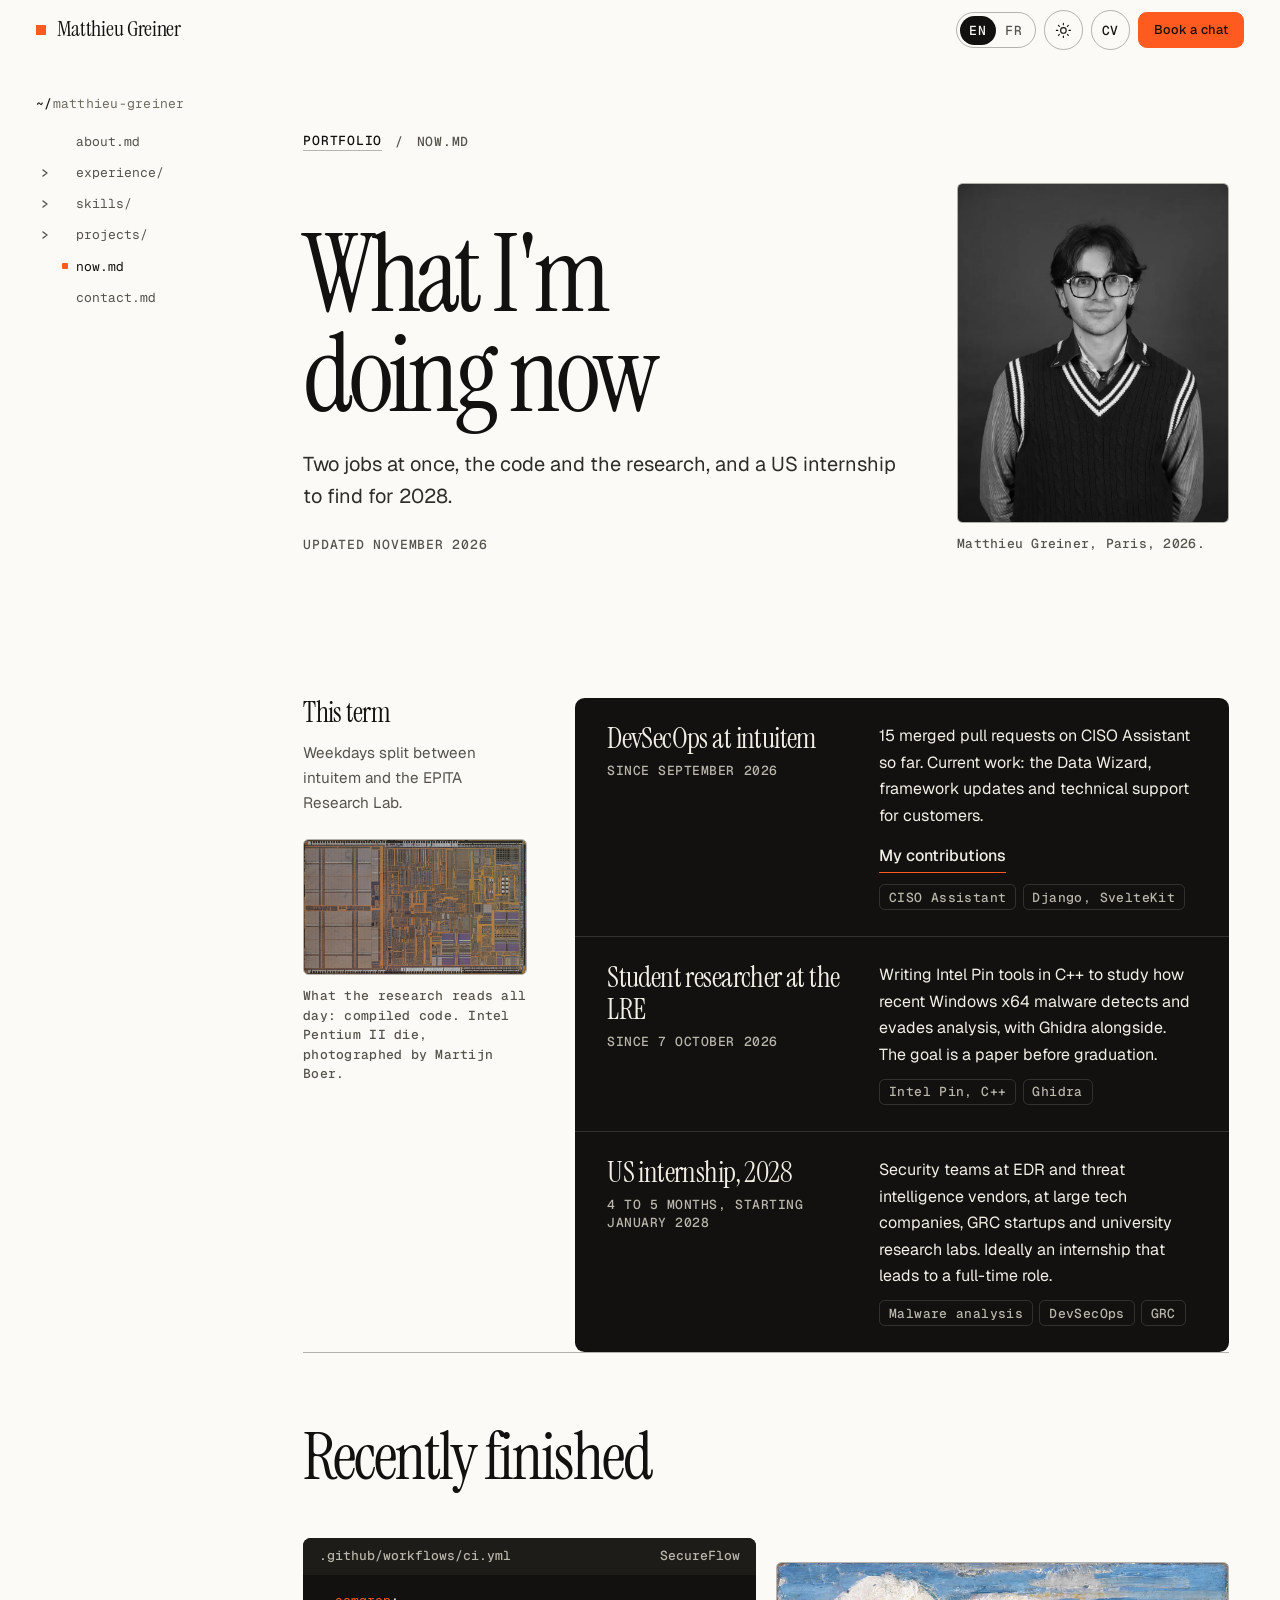
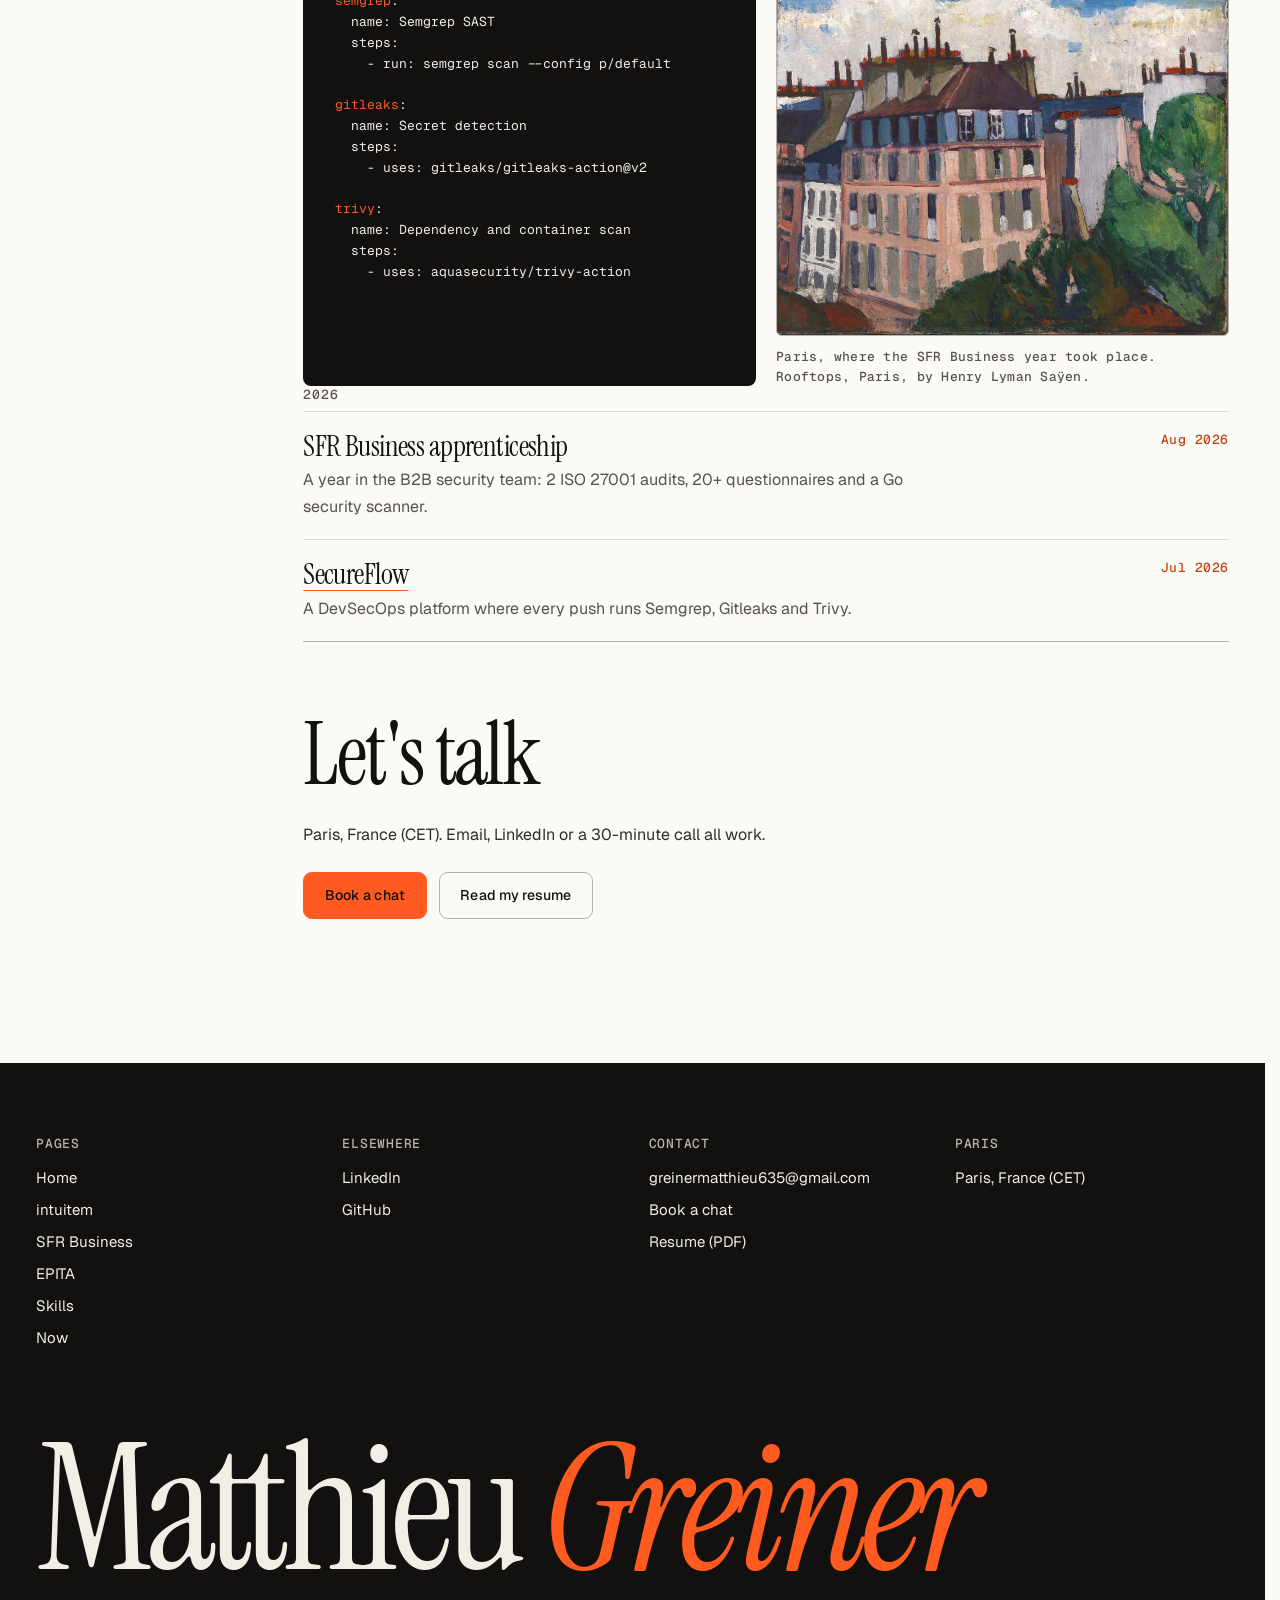
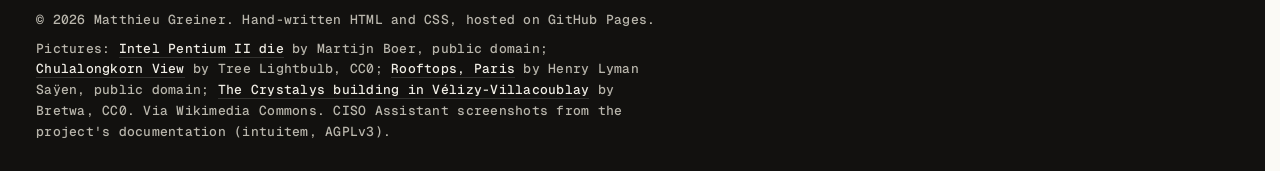
<file: now.html>
<!DOCTYPE html>
<html lang="en" data-theme="light">
<head>
    <meta charset="UTF-8">
    <meta name="viewport" content="width=device-width, initial-scale=1.0, viewport-fit=cover">
    <title>Now | Matthieu Greiner</title>
    <meta name="description" content="What Matthieu Greiner is doing now: DevSecOps at intuitem, malware research at the EPITA Research Lab, and looking for a US security internship in 2028.">
    <meta name="author" content="Matthieu Greiner">
    <meta name="theme-color" content="#fbfaf6">
    <link rel="canonical" href="https://matthieugreiner.com/now.html">
    <meta property="og:type" content="website">
    <meta property="og:site_name" content="Matthieu Greiner">
    <meta property="og:url" content="https://matthieugreiner.com/now.html">
    <meta property="og:title" content="Now | Matthieu Greiner">
    <meta property="og:description" content="What Matthieu Greiner is doing now: DevSecOps at intuitem, malware research at the EPITA Research Lab, and looking for a US security internship in 2028.">
    <meta property="og:image" content="https://matthieugreiner.com/og-image.png">
    <meta property="og:image:width" content="1200">
    <meta property="og:image:height" content="630">
    <meta property="og:image:alt" content="Matthieu Greiner: malware analysis, reverse engineering, DevSecOps">
    <meta name="twitter:card" content="summary_large_image">
    <meta name="twitter:title" content="Now | Matthieu Greiner">
    <meta name="twitter:description" content="What Matthieu Greiner is doing now: DevSecOps at intuitem, malware research at the EPITA Research Lab, and looking for a US security internship in 2028.">
    <meta name="twitter:image" content="https://matthieugreiner.com/og-image.png">
    <link rel="icon" type="image/svg+xml" href="favicon.svg?v=2">
    <link rel="icon" type="image/png" href="favicon-512.png?v=2">
    <link rel="apple-touch-icon" href="apple-touch-icon.png?v=2">
    <script>
        (function () {
            var root = document.documentElement;
            root.classList.add('js');
            try {
                var theme = localStorage.getItem('portfolioTheme');
                if (theme === 'dark' || theme === 'light') root.dataset.theme = theme;
                else if (window.matchMedia && matchMedia('(prefers-color-scheme: dark)').matches) root.dataset.theme = 'dark';
                var lang = localStorage.getItem('portfolioLanguage');
                if (lang === 'fr' || (!lang && (navigator.language || '').toLowerCase().indexOf('fr') === 0)) root.classList.add('fr-pending');
            } catch (e) {}
        })();
    </script>
    <link rel="preconnect" href="https://fonts.googleapis.com">
    <link rel="preconnect" href="https://fonts.gstatic.com" crossorigin>
    <link href="https://fonts.googleapis.com/css2?family=Geist:wght@300..700&family=Geist+Mono:wght@400..600&family=Instrument+Serif:ital@0;1&display=swap" rel="stylesheet">
    <link rel="stylesheet" href="site.css">
    <link rel="shortcut icon" href="favicon.ico">
</head>
<body data-page="now">
    <a class="skip-link" href="#main" data-i18n="skip">Skip to content</a>

    <header class="bar">
        <div class="bar-inner">
            <a class="mark" href="index.html" aria-label="Matthieu Greiner"><span class="sq"></span><span class="mark-name">Matthieu Greiner</span><span class="mark-short" aria-hidden="true">MG</span></a>
            <div class="bar-actions">
                <button class="index-btn" type="button" aria-expanded="false" aria-controls="menu"><span data-i18n="nav-index">Index</span><svg class="arr" viewBox="0 0 16 16" aria-hidden="true"><path d="M4 6l4 4 4-4" fill="none" stroke="currentColor" stroke-width="1.7" stroke-linecap="square"/></svg></button>
                <div class="lang" role="group" aria-label="Language" data-i18n-attr="aria-label:nav-lang">
                    <span class="lang-thumb" aria-hidden="true"></span>
                    <button type="button" data-lang="en" aria-pressed="true">EN</button>
                    <button type="button" data-lang="fr" aria-pressed="false">FR</button>
                </div>
                <button class="icon-btn theme-btn" type="button" role="switch" aria-checked="false" aria-label="Dark mode" data-i18n-attr="aria-label:nav-theme"><svg class="sun" viewBox="0 0 24 24" fill="none" stroke="currentColor" stroke-width="1.6" stroke-linecap="round" aria-hidden="true"><circle cx="12" cy="12" r="4"/><path d="M12 2v2M12 20v2M2 12h2M20 12h2M4.9 4.9l1.4 1.4M17.7 17.7l1.4 1.4M4.9 19.1l1.4-1.4M17.7 6.3l1.4-1.4"/></svg><svg class="moon" viewBox="0 0 24 24" fill="none" stroke="currentColor" stroke-width="1.6" stroke-linecap="round" stroke-linejoin="round" aria-hidden="true"><path d="M20 14.5A8 8 0 0 1 9.5 4 8 8 0 1 0 20 14.5z"/></svg></button>
                <a class="icon-btn bar-wide" data-cv href="Matthieu_Greiner_Resume.pdf" target="_blank" rel="noopener noreferrer" aria-label="Resume" data-i18n-attr="aria-label:nav-cv">CV</a>
                <a class="btn btn-accent btn-sm bar-mid" href="https://calendly.com/greinermatthieu635/30min" target="_blank" rel="noopener noreferrer"><span data-i18n="nav-book">Book a chat</span></a>
            </div>
        </div>
    </header>

    <div class="menu" id="menu" aria-label="Index" data-i18n-attr="aria-label:nav-menu">
        <div class="menu-foot">
            <a class="btn btn-ghost" data-cv href="Matthieu_Greiner_Resume.pdf" target="_blank" rel="noopener noreferrer"><span data-i18n="nav-cv">Resume</span></a>
            <a class="btn btn-accent" href="https://calendly.com/greinermatthieu635/30min" target="_blank" rel="noopener noreferrer"><span data-i18n="nav-book">Book a chat</span></a>
        </div>
    </div>

    <div class="shell">
        <aside class="rail">
            <nav class="tree" aria-label="Index" data-i18n-attr="aria-label:nav-menu">
                <p class="tree-root"><b>~/</b>matthieu-greiner</p>
                <ul>
                    <li class="node"><div class="trow"><span class="spacer"></span><a href="index.html#about">about.md</a></div></li>
                    <li class="node branch"><div class="trow"><button class="caret" type="button" aria-expanded="false" aria-label="Toggle folder" data-i18n-attr="aria-label:nav-folder"><svg viewBox="0 0 8 8" aria-hidden="true"><path d="M2 1l4 3-4 3" fill="none" stroke="currentColor" stroke-width="1.4" stroke-linecap="round" stroke-linejoin="round"/></svg></button><a href="index.html#experience">experience/</a></div>
                        <ul class="children">
                            <li class="node"><div class="trow"><span class="spacer"></span><a href="intuitem.html">intuitem.md</a></div></li>
                            <li class="node"><div class="trow"><span class="spacer"></span><a href="index.html#exp-lre">lre-research.md</a></div></li>
                            <li class="node"><div class="trow"><span class="spacer"></span><a href="projects.html">sfr-business.md</a></div></li>
                            <li class="node"><div class="trow"><span class="spacer"></span><a href="epita.html">epita.md</a></div></li>
                        </ul>
                    </li>
                    <li class="node branch"><div class="trow"><button class="caret" type="button" aria-expanded="false" aria-label="Toggle folder" data-i18n-attr="aria-label:nav-folder"><svg viewBox="0 0 8 8" aria-hidden="true"><path d="M2 1l4 3-4 3" fill="none" stroke="currentColor" stroke-width="1.4" stroke-linecap="round" stroke-linejoin="round"/></svg></button><a href="skills.html">skills/</a></div>
                        <ul class="children">
                            <li class="node"><div class="trow"><span class="spacer"></span><a href="skills.html#malware-re">malware-re/</a></div></li>
                            <li class="node"><div class="trow"><span class="spacer"></span><a href="skills.html#systems">systems/</a></div></li>
                            <li class="node"><div class="trow"><span class="spacer"></span><a href="skills.html#devsecops">devsecops/</a></div></li>
                            <li class="node"><div class="trow"><span class="spacer"></span><a href="skills.html#code">code/</a></div></li>
                            <li class="node"><div class="trow"><span class="spacer"></span><a href="skills.html#ai">ai/</a></div></li>
                            <li class="node"><div class="trow"><span class="spacer"></span><a href="skills.html#grc">grc/</a></div></li>
                        </ul>
                    </li>
                    <li class="node branch"><div class="trow"><button class="caret" type="button" aria-expanded="false" aria-label="Toggle folder" data-i18n-attr="aria-label:nav-folder"><svg viewBox="0 0 8 8" aria-hidden="true"><path d="M2 1l4 3-4 3" fill="none" stroke="currentColor" stroke-width="1.4" stroke-linecap="round" stroke-linejoin="round"/></svg></button><a href="index.html#projects">projects/</a></div>
                        <ul class="children">
                            <li class="node"><div class="trow"><span class="spacer"></span><a href="index.html#p-secureflow">secureflow.md</a></div></li>
                            <li class="node"><div class="trow"><span class="spacer"></span><a href="index.html#p-rootkit">wlkom-rootkit.md</a></div></li>
                            <li class="node"><div class="trow"><span class="spacer"></span><a href="index.html#p-cybertool">cybertool.md</a></div></li>
                            <li class="node"><div class="trow"><span class="spacer"></span><a href="index.html#p-ciso">ciso-assistant.md</a></div></li>
                            <li class="node"><div class="trow"><span class="spacer"></span><a href="index.html#p-budgify">budgify.md</a></div></li>
                        </ul>
                    </li>
                    <li class="node"><div class="trow"><span class="spacer"></span><a href="now.html">now.md</a></div></li>
                    <li class="node"><div class="trow"><span class="spacer"></span><a href="index.html#contact">contact.md</a></div></li>
                </ul>
            </nav>
        </aside>

        <main id="main">
            <header class="page-head with-picture">
                <nav class="crumb mono" aria-label="Breadcrumb"><a href="index.html" data-i18n="crumb-home">portfolio</a><span>/</span><span>now.md</span></nav>
                <div class="head-text">
                    <h1 data-i18n="now-title">What I'm doing now</h1>
                    <p class="lead" data-i18n="now-lead">Two jobs at once, the code and the research, and a US internship to find for 2028.</p>
                    <p class="updated" data-i18n="now-updated">Updated November 2026</p>
                </div>
                <figure class="head-picture portrait"><div class="frame shutter"><img src="assets/portrait.webp" alt="Portrait of Matthieu Greiner" data-i18n-attr="alt:alt-portrait" width="900" height="1350" fetchpriority="high"></div><figcaption data-i18n="cap-portrait">Matthieu Greiner, Paris, 2026.</figcaption></figure>
            </header>

            <section class="section split" aria-labelledby="now-focus-title">
                <div class="split-side" data-reveal>
                    <h2 id="now-focus-title" data-i18n="now-focus-title">This term</h2>
                    <p data-i18n="now-focus-copy">Weekdays split between intuitem and the EPITA Research Lab.</p>
                    <figure class="side-picture reveal"><div class="frame"><img src="assets/pentium-ii-die.webp" alt="Photograph of an Intel Pentium II processor die, its copper-coloured circuits filling the frame" data-i18n-attr="alt:alt-die" width="1600" height="965" loading="lazy"></div><figcaption data-i18n="cap-die-now">What the research reads all day: compiled code. Intel Pentium II die, photographed by Martijn Boer.</figcaption></figure>
                </div>
                <div class="ends-rows" data-stagger>
                    <article class="end-row" data-end="governance">
                        <h3><span data-i18n="now-in-t">DevSecOps at intuitem</span><small data-i18n="now-in-o">Since September 2026</small></h3>
                        <div>
                            <p data-i18n="now-in-d">15 merged pull requests on CISO Assistant so far. Current work: the Data Wizard, framework updates and technical support for customers.</p>
                            <a class="row-link" href="intuitem.html" data-i18n="now-in-more">My contributions</a>
                        </div>
                        <ul><li>CISO Assistant</li><li>Django, SvelteKit</li></ul>
                    </article>
                    <article class="end-row" data-end="binary">
                        <h3><span data-i18n="now-lre-t">Student researcher at the LRE</span><small data-i18n="now-lre-o">Since 7 October 2026</small></h3>
                        <div>
                            <p data-i18n="now-lre-d">Writing Intel Pin tools in C++ to study how recent Windows x64 malware detects and evades analysis, with Ghidra alongside. The goal is a paper before graduation.</p>
                        </div>
                        <ul><li>Intel Pin, C++</li><li>Ghidra</li></ul>
                    </article>
                    <article class="end-row" data-end="">
                        <h3><span data-i18n="now-us-t">US internship, 2028</span><small data-i18n="now-us-o">4 to 5 months, starting January 2028</small></h3>
                        <div>
                            <p data-i18n="now-us-d">Security teams at EDR and threat intelligence vendors, at large tech companies, GRC startups and university research labs. Ideally an internship that leads to a full-time role.</p>
                        </div>
                        <ul><li>Malware analysis</li><li>DevSecOps</li><li>GRC</li></ul>
                    </article>
                </div>
            </section>

            <section class="section" aria-labelledby="now-done-title">
                <div class="skills-head" data-reveal>
                    <h2 class="head-title" id="now-done-title" data-i18n="now-done-title">Recently finished</h2>
                </div>
                <div class="two-up" data-stagger><div class="fragment" data-ui><div class="fragment-bar"><span>.github/workflows/ci.yml</span><span>SecureFlow</span></div><pre>  <span class="k">semgrep</span>:
    name: Semgrep SAST
    steps:
      - run: semgrep scan --config p/default

  <span class="k">gitleaks</span>:
    name: Secret detection
    steps:
      - uses: gitleaks/gitleaks-action@v2

  <span class="k">trivy</span>:
    name: Dependency and container scan
    steps:
      - uses: aquasecurity/trivy-action</pre></div><figure class="side-picture reveal"><div class="frame"><img src="assets/rooftops-paris.webp" alt="Painting of Paris rooftops by Henry Lyman Saÿen, around 1910" data-i18n-attr="alt:alt-paris" width="1600" height="1320" loading="lazy"></div><figcaption data-i18n="cap-paris-now">Paris, where the SFR Business year took place. Rooftops, Paris, by Henry Lyman Saÿen.</figcaption></figure></div>
                <div class="ledger">
                    <div class="ledger-group" data-reveal>
                        <h3 data-i18n="now-g-2026">2026</h3>
                        <div class="ledger-row"><h4 data-i18n="now-sfr-t">SFR Business apprenticeship</h4><span class="meta" data-i18n="now-sfr-m">Aug 2026</span><p data-i18n="now-sfr-d">A year in the B2B security team: 2 ISO 27001 audits, 20+ questionnaires and a Go security scanner.</p></div>
                        <div class="ledger-row"><h4 data-i18n="now-sf-t"><a class="text-link" href="https://github.com/Spaghetto784/SecureFlow" target="_blank" rel="noopener">SecureFlow</a></h4><span class="meta" data-i18n="now-sf-m">Jul 2026</span><p data-i18n="now-sf-d">A DevSecOps platform where every push runs Semgrep, Gitleaks and Trivy.</p></div>
                    </div>
                </div>
            </section>

            <section class="section closing" aria-labelledby="closing-title">
                <h2 id="closing-title" data-i18n="cl-title">Let's talk</h2>
                <p data-i18n="cl-copy">Paris, France (CET). Email, LinkedIn or a 30-minute call all work.</p>
                <div class="actions">
                    <a class="btn btn-accent" href="https://calendly.com/greinermatthieu635/30min" target="_blank" rel="noopener noreferrer" data-i18n="btn-book">Book a chat</a>
                    <a class="btn btn-ghost" data-cv href="Matthieu_Greiner_Resume.pdf" target="_blank" rel="noopener noreferrer" data-i18n="cl-cv">Read my resume</a>
                </div>
            </section>
        </main>
    </div>

    <footer class="footer">
        <div class="footer-inner">
            <div class="footer-cols">
                <div><h2 data-i18n="foot-pages">Pages</h2><ul><li><a href="index.html" data-i18n="foot-home">Home</a></li><li><a href="intuitem.html">intuitem</a></li><li><a href="projects.html">SFR Business</a></li><li><a href="epita.html">EPITA</a></li><li><a href="skills.html" data-i18n="nav-skills">Skills</a></li><li><a href="now.html" data-i18n="nav-now">Now</a></li></ul></div>
                <div><h2 data-i18n="foot-elsewhere">Elsewhere</h2><ul><li><a href="https://www.linkedin.com/in/matthieu-greiner" target="_blank" rel="noopener noreferrer">LinkedIn</a></li><li><a href="https://github.com/Spaghetto784" target="_blank" rel="noopener noreferrer">GitHub</a></li></ul></div>
                <div><h2 data-i18n="foot-contact">Contact</h2><ul><li><a href="mailto:greinermatthieu635@gmail.com">greinermatthieu635@gmail.com</a></li><li><a href="https://calendly.com/greinermatthieu635/30min" target="_blank" rel="noopener noreferrer" data-i18n="btn-book">Book a chat</a></li><li><a data-cv href="Matthieu_Greiner_Resume.pdf" target="_blank" rel="noopener noreferrer" data-i18n="foot-cv">Resume (PDF)</a></li></ul></div>
                <div><h2>Paris</h2><ul><li><span data-i18n="foot-place">Paris, France (CET)</span></li></ul></div>
            </div>
            <p class="footer-mark" aria-hidden="true"><span>Matthieu</span> <span><em>Greiner</em></span></p>
            <div class="footer-legal">
                <p data-i18n="foot-legal">© 2026 Matthieu Greiner. Hand-written HTML and CSS, hosted on GitHub Pages.</p>
                <p data-i18n="foot-credits">Pictures: <a href="https://commons.wikimedia.org/wiki/File:Intel-pentium-ii-dixon-die-shot-high-resolution-stitched.jpg">Intel Pentium II die</a> by Martijn Boer, public domain; <a href="https://commons.wikimedia.org/wiki/File:Chulalongkorn_View.jpg">Chulalongkorn View</a> by Tree Lightbulb, CC0; <a href="https://commons.wikimedia.org/wiki/File:H._Lyman_Sa%C3%BFen_-_Rooftops,_Paris_-_1967.6.15_-_Smithsonian_American_Art_Museum.jpg">Rooftops, Paris</a> by Henry Lyman Saÿen, public domain; <a href="https://commons.wikimedia.org/wiki/File:The_Crystalys_building_in_V%C3%A9lizy-Villacoublay,_in_the_Paris_region_-_2026-08-21.jpg">The Crystalys building in Vélizy-Villacoublay</a> by Bretwa, CC0. Via Wikimedia Commons. CISO Assistant screenshots from the project's documentation (intuitem, AGPLv3).</p>
            </div>
        </div>
    </footer>

    <script src="site.js"></script>
    <script>
        Site.i18n.register({
            "nav-main": "Navigation principale",
            "now-updated": "Mis à jour en novembre 2026",
            "alt-portrait": "Portrait de Matthieu Greiner",
            "cap-portrait": "Matthieu Greiner, Paris, 2026.",
            "alt-die": "Photographie d’une puce Intel Pentium II, ses circuits couleur cuivre remplissant le cadre",
            "cap-die-now": "Ce que la recherche lit toute la journée : du code compilé. Puce Intel Pentium II, photographiée par Martijn Boer.",
            "alt-paris": "Peinture des toits de Paris par Henry Lyman Saÿen, vers 1910",
            "cap-paris-now": "Paris, où s’est déroulée l’année chez SFR Business. « Rooftops, Paris », par Henry Lyman Saÿen.",
            "now-title": "Ce que je fais en ce moment",
            "now-lead": "Deux activités en parallèle, le code et la recherche, et un stage aux États-Unis à trouver pour 2028.",
            "now-focus-title": "Ce semestre",
            "now-focus-copy": "Mes semaines partagées entre intuitem et le laboratoire de recherche de l’EPITA.",
            "now-in-t": "DevSecOps chez intuitem",
            "now-in-o": "Depuis septembre 2026",
            "now-in-d": "15 pull requests mergées sur CISO Assistant à ce jour. En cours : le Data Wizard, les mises à jour de référentiels et le support technique client.",
            "now-in-more": "Mes contributions",
            "now-lre-t": "Chercheur au LRE",
            "now-lre-o": "Depuis le 7 octobre 2026",
            "now-lre-d": "J’écris des outils Intel Pin en C++ pour étudier comment les malwares Windows x64 récents détectent et contournent l’analyse, avec Ghidra en parallèle. Objectif : un article avant le diplôme.",
            "now-us-t": "Stage aux États-Unis, 2028",
            "now-us-o": "4 à 5 mois, à partir de janvier 2028",
            "now-us-d": "Équipes sécurité d’éditeurs EDR et de threat intelligence, de grandes entreprises tech, de startups GRC et de laboratoires universitaires. Idéalement un stage qui mène à une embauche.",
            "now-done-title": "Récemment terminé",
            "now-g-2026": "2026",
            "now-sfr-t": "Alternance chez SFR Business",
            "now-sfr-m": "Août 2026",
            "now-sfr-d": "Un an dans l’équipe sécurité B2B : 2 audits ISO 27001, plus de 20 questionnaires et un scanner de sécurité en Go.",
            "now-sf-t": "<a class=\"text-link\" href=\"https://github.com/Spaghetto784/SecureFlow\" target=\"_blank\" rel=\"noopener\">SecureFlow</a>",
            "now-sf-m": "Juil. 2026",
            "now-sf-d": "Une plateforme DevSecOps où chaque push lance Semgrep, Gitleaks et Trivy.",
            "cl-title": "Parlons-en",
            "cl-copy": "Paris, France (CET). E-mail, LinkedIn ou un appel de 30 minutes, comme vous préférez.",
            "cl-cv": "Lire mon CV",
            "__title": "Maintenant | Matthieu Greiner",
            "__description": "Ce que fait Matthieu Greiner en ce moment : DevSecOps chez intuitem, recherche malware au LRE, et la recherche d’un stage sécurité aux États-Unis en 2028."
        });
    </script>
</body>
</html>
</file>
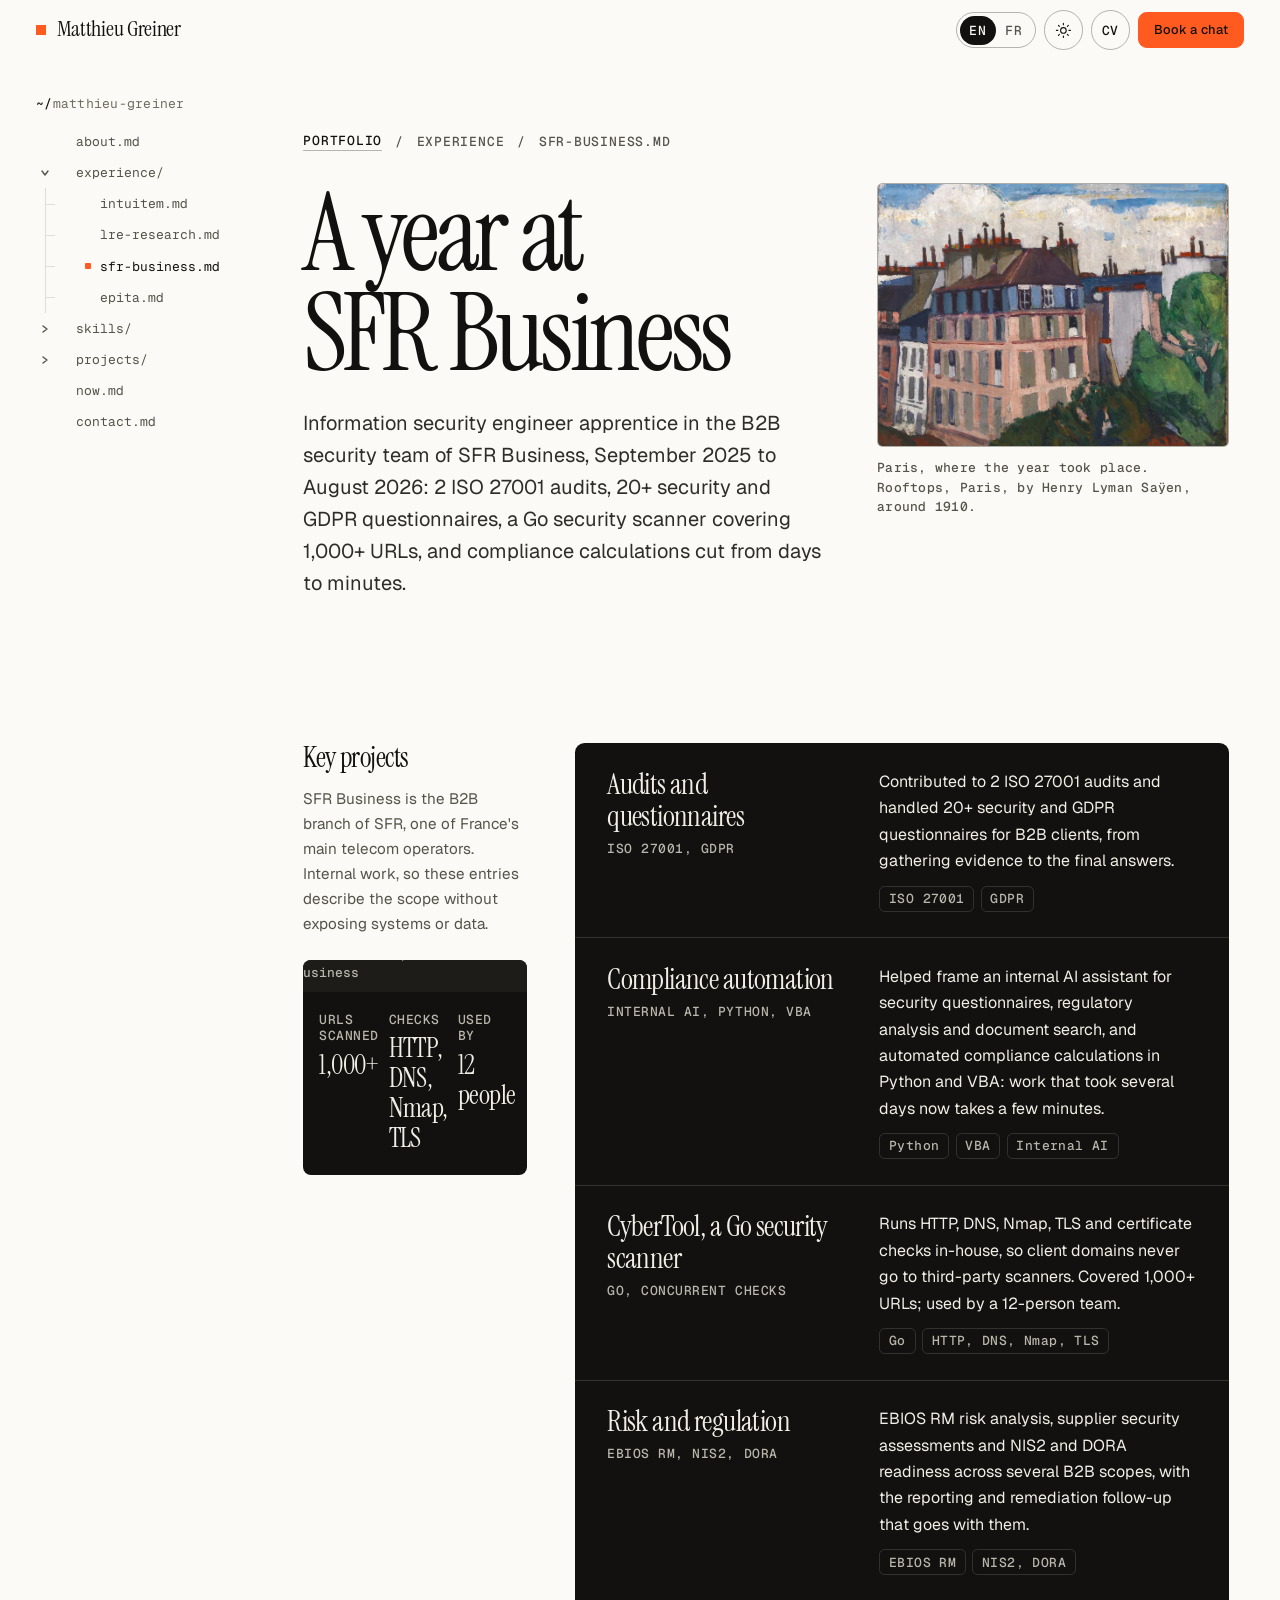
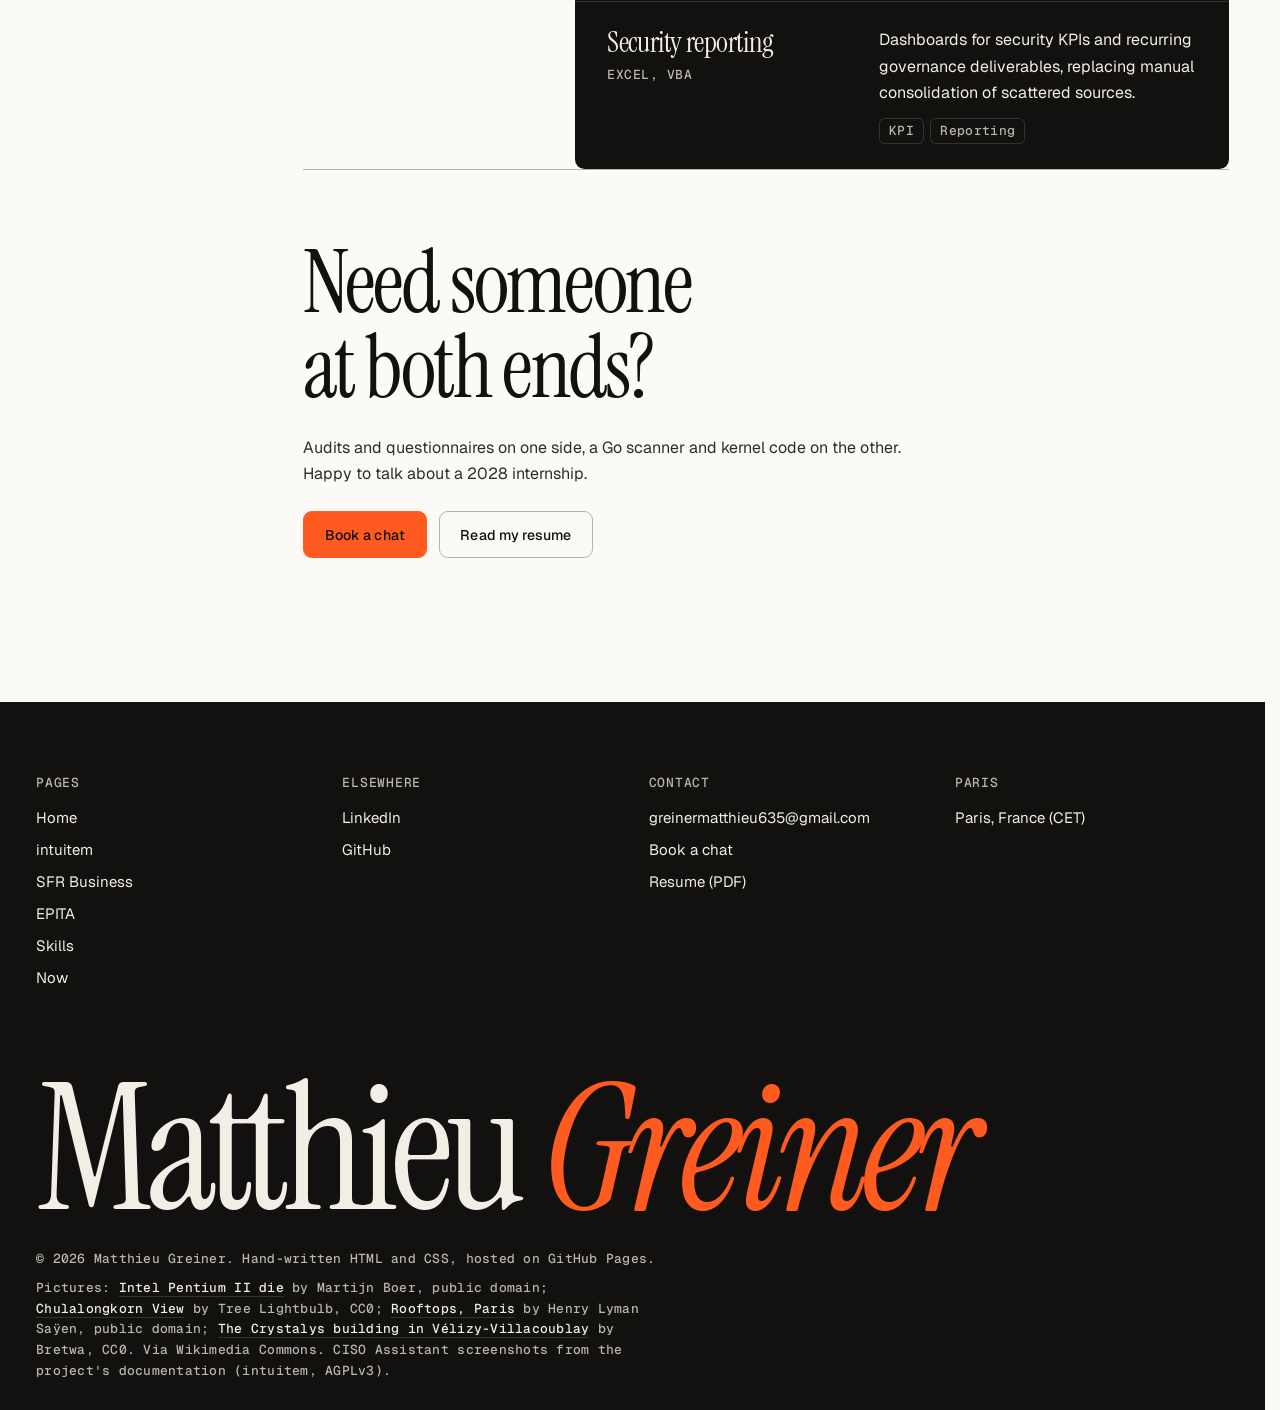
<file: projects.html>
<!DOCTYPE html>
<html lang="en" data-theme="light">
<head>
    <meta charset="UTF-8">
    <meta name="viewport" content="width=device-width, initial-scale=1.0, viewport-fit=cover">
    <title>A year at SFR Business | Matthieu Greiner</title>
    <meta name="description" content="My information security apprenticeship at SFR Business: ISO 27001 audits, security and GDPR questionnaires, a Go security scanner and compliance automation.">
    <meta name="author" content="Matthieu Greiner">
    <meta name="theme-color" content="#fbfaf6">
    <link rel="canonical" href="https://matthieugreiner.com/projects.html">
    <meta property="og:type" content="website">
    <meta property="og:site_name" content="Matthieu Greiner">
    <meta property="og:url" content="https://matthieugreiner.com/projects.html">
    <meta property="og:title" content="A year at SFR Business | Matthieu Greiner">
    <meta property="og:description" content="My information security apprenticeship at SFR Business: ISO 27001 audits, security and GDPR questionnaires, a Go security scanner and compliance automation.">
    <meta property="og:image" content="https://matthieugreiner.com/og-image.png">
    <meta property="og:image:width" content="1200">
    <meta property="og:image:height" content="630">
    <meta property="og:image:alt" content="Matthieu Greiner: malware analysis, reverse engineering, DevSecOps">
    <meta name="twitter:card" content="summary_large_image">
    <meta name="twitter:title" content="A year at SFR Business | Matthieu Greiner">
    <meta name="twitter:description" content="My information security apprenticeship at SFR Business: ISO 27001 audits, security and GDPR questionnaires, a Go security scanner and compliance automation.">
    <meta name="twitter:image" content="https://matthieugreiner.com/og-image.png">
    <link rel="icon" type="image/svg+xml" href="favicon.svg?v=2">
    <link rel="icon" type="image/png" href="favicon-512.png?v=2">
    <link rel="apple-touch-icon" href="apple-touch-icon.png?v=2">
    <script>
        (function () {
            var root = document.documentElement;
            root.classList.add('js');
            try {
                var theme = localStorage.getItem('portfolioTheme');
                if (theme === 'dark' || theme === 'light') root.dataset.theme = theme;
                else if (window.matchMedia && matchMedia('(prefers-color-scheme: dark)').matches) root.dataset.theme = 'dark';
                var lang = localStorage.getItem('portfolioLanguage');
                if (lang === 'fr' || (!lang && (navigator.language || '').toLowerCase().indexOf('fr') === 0)) root.classList.add('fr-pending');
            } catch (e) {}
        })();
    </script>
    <link rel="preconnect" href="https://fonts.googleapis.com">
    <link rel="preconnect" href="https://fonts.gstatic.com" crossorigin>
    <link href="https://fonts.googleapis.com/css2?family=Geist:wght@300..700&family=Geist+Mono:wght@400..600&family=Instrument+Serif:ital@0;1&display=swap" rel="stylesheet">
    <link rel="stylesheet" href="site.css">
    <link rel="shortcut icon" href="favicon.ico">
</head>
<body data-page="projects">
    <a class="skip-link" href="#main" data-i18n="skip">Skip to content</a>

    <header class="bar">
        <div class="bar-inner">
            <a class="mark" href="index.html" aria-label="Matthieu Greiner"><span class="sq"></span><span class="mark-name">Matthieu Greiner</span><span class="mark-short" aria-hidden="true">MG</span></a>
            <div class="bar-actions">
                <button class="index-btn" type="button" aria-expanded="false" aria-controls="menu"><span data-i18n="nav-index">Index</span><svg class="arr" viewBox="0 0 16 16" aria-hidden="true"><path d="M4 6l4 4 4-4" fill="none" stroke="currentColor" stroke-width="1.7" stroke-linecap="square"/></svg></button>
                <div class="lang" role="group" aria-label="Language" data-i18n-attr="aria-label:nav-lang">
                    <span class="lang-thumb" aria-hidden="true"></span>
                    <button type="button" data-lang="en" aria-pressed="true">EN</button>
                    <button type="button" data-lang="fr" aria-pressed="false">FR</button>
                </div>
                <button class="icon-btn theme-btn" type="button" role="switch" aria-checked="false" aria-label="Dark mode" data-i18n-attr="aria-label:nav-theme"><svg class="sun" viewBox="0 0 24 24" fill="none" stroke="currentColor" stroke-width="1.6" stroke-linecap="round" aria-hidden="true"><circle cx="12" cy="12" r="4"/><path d="M12 2v2M12 20v2M2 12h2M20 12h2M4.9 4.9l1.4 1.4M17.7 17.7l1.4 1.4M4.9 19.1l1.4-1.4M17.7 6.3l1.4-1.4"/></svg><svg class="moon" viewBox="0 0 24 24" fill="none" stroke="currentColor" stroke-width="1.6" stroke-linecap="round" stroke-linejoin="round" aria-hidden="true"><path d="M20 14.5A8 8 0 0 1 9.5 4 8 8 0 1 0 20 14.5z"/></svg></button>
                <a class="icon-btn bar-wide" data-cv href="Matthieu_Greiner_Resume.pdf" target="_blank" rel="noopener noreferrer" aria-label="Resume" data-i18n-attr="aria-label:nav-cv">CV</a>
                <a class="btn btn-accent btn-sm bar-mid" href="https://calendly.com/greinermatthieu635/30min" target="_blank" rel="noopener noreferrer"><span data-i18n="nav-book">Book a chat</span></a>
            </div>
        </div>
    </header>

    <div class="menu" id="menu" aria-label="Index" data-i18n-attr="aria-label:nav-menu">
        <div class="menu-foot">
            <a class="btn btn-ghost" data-cv href="Matthieu_Greiner_Resume.pdf" target="_blank" rel="noopener noreferrer"><span data-i18n="nav-cv">Resume</span></a>
            <a class="btn btn-accent" href="https://calendly.com/greinermatthieu635/30min" target="_blank" rel="noopener noreferrer"><span data-i18n="nav-book">Book a chat</span></a>
        </div>
    </div>

    <div class="shell">
        <aside class="rail">
            <nav class="tree" aria-label="Index" data-i18n-attr="aria-label:nav-menu">
                <p class="tree-root"><b>~/</b>matthieu-greiner</p>
                <ul>
                    <li class="node"><div class="trow"><span class="spacer"></span><a href="index.html#about">about.md</a></div></li>
                    <li class="node branch"><div class="trow"><button class="caret" type="button" aria-expanded="false" aria-label="Toggle folder" data-i18n-attr="aria-label:nav-folder"><svg viewBox="0 0 8 8" aria-hidden="true"><path d="M2 1l4 3-4 3" fill="none" stroke="currentColor" stroke-width="1.4" stroke-linecap="round" stroke-linejoin="round"/></svg></button><a href="index.html#experience">experience/</a></div>
                        <ul class="children">
                            <li class="node"><div class="trow"><span class="spacer"></span><a href="intuitem.html">intuitem.md</a></div></li>
                            <li class="node"><div class="trow"><span class="spacer"></span><a href="index.html#exp-lre">lre-research.md</a></div></li>
                            <li class="node"><div class="trow"><span class="spacer"></span><a href="projects.html">sfr-business.md</a></div></li>
                            <li class="node"><div class="trow"><span class="spacer"></span><a href="epita.html">epita.md</a></div></li>
                        </ul>
                    </li>
                    <li class="node branch"><div class="trow"><button class="caret" type="button" aria-expanded="false" aria-label="Toggle folder" data-i18n-attr="aria-label:nav-folder"><svg viewBox="0 0 8 8" aria-hidden="true"><path d="M2 1l4 3-4 3" fill="none" stroke="currentColor" stroke-width="1.4" stroke-linecap="round" stroke-linejoin="round"/></svg></button><a href="skills.html">skills/</a></div>
                        <ul class="children">
                            <li class="node"><div class="trow"><span class="spacer"></span><a href="skills.html#malware-re">malware-re/</a></div></li>
                            <li class="node"><div class="trow"><span class="spacer"></span><a href="skills.html#systems">systems/</a></div></li>
                            <li class="node"><div class="trow"><span class="spacer"></span><a href="skills.html#devsecops">devsecops/</a></div></li>
                            <li class="node"><div class="trow"><span class="spacer"></span><a href="skills.html#code">code/</a></div></li>
                            <li class="node"><div class="trow"><span class="spacer"></span><a href="skills.html#ai">ai/</a></div></li>
                            <li class="node"><div class="trow"><span class="spacer"></span><a href="skills.html#grc">grc/</a></div></li>
                        </ul>
                    </li>
                    <li class="node branch"><div class="trow"><button class="caret" type="button" aria-expanded="false" aria-label="Toggle folder" data-i18n-attr="aria-label:nav-folder"><svg viewBox="0 0 8 8" aria-hidden="true"><path d="M2 1l4 3-4 3" fill="none" stroke="currentColor" stroke-width="1.4" stroke-linecap="round" stroke-linejoin="round"/></svg></button><a href="index.html#projects">projects/</a></div>
                        <ul class="children">
                            <li class="node"><div class="trow"><span class="spacer"></span><a href="index.html#p-secureflow">secureflow.md</a></div></li>
                            <li class="node"><div class="trow"><span class="spacer"></span><a href="index.html#p-rootkit">wlkom-rootkit.md</a></div></li>
                            <li class="node"><div class="trow"><span class="spacer"></span><a href="index.html#p-cybertool">cybertool.md</a></div></li>
                            <li class="node"><div class="trow"><span class="spacer"></span><a href="index.html#p-ciso">ciso-assistant.md</a></div></li>
                            <li class="node"><div class="trow"><span class="spacer"></span><a href="index.html#p-budgify">budgify.md</a></div></li>
                        </ul>
                    </li>
                    <li class="node"><div class="trow"><span class="spacer"></span><a href="now.html">now.md</a></div></li>
                    <li class="node"><div class="trow"><span class="spacer"></span><a href="index.html#contact">contact.md</a></div></li>
                </ul>
            </nav>
        </aside>

        <main id="main">
            <header class="page-head with-picture" id="sfr-projects">
                <nav class="crumb mono" aria-label="Breadcrumb"><a href="index.html" data-i18n="crumb-home">portfolio</a><span>/</span><span>experience</span><span>/</span><span>sfr-business.md</span></nav>
                <div class="head-text">
                    <h1 data-i18n="sfr-title">A year at SFR Business</h1>
                    <p class="lead" data-i18n="sfr-lead">Information security engineer apprentice in the B2B security team of SFR Business, September 2025 to August 2026: 2 ISO 27001 audits, 20+ security and GDPR questionnaires, a Go security scanner covering 1,000+ URLs, and compliance calculations cut from days to minutes.</p>
                </div>
                <figure class="head-picture"><div class="frame shutter"><img src="assets/rooftops-paris.webp" alt="Painting of Paris rooftops by Henry Lyman Saÿen, around 1910" data-i18n-attr="alt:alt-paris" width="1600" height="1320" fetchpriority="high"></div><figcaption data-i18n="cap-paris">Paris, where the year took place. Rooftops, Paris, by Henry Lyman Saÿen, around 1910.</figcaption></figure>
            </header>

            <section class="section split" aria-labelledby="sfr-work-title">
                <div class="split-side" data-reveal>
                    <h2 id="sfr-work-title" data-i18n="sfr-work-title">Key projects</h2>
                    <p data-i18n="sfr-work-copy">SFR Business is the B2B branch of SFR, one of France's main telecom operators. Internal work, so these entries describe the scope without exposing systems or data.</p>
                    <div class="side-picture"><div class="fragment is-facts" data-ui><div class="fragment-bar" style="margin:-1.5rem -1.5rem auto"><span data-i18n="w-ct-bar">Internal tool, SFR Business</span><span>Go</span></div><dl><div><dt data-i18n="w-ct-f1">URLs scanned</dt><dd>1,000+</dd></div><div><dt data-i18n="w-ct-f2">Checks</dt><dd>HTTP, DNS, Nmap, TLS</dd></div><div><dt data-i18n="w-ct-f3">Used by</dt><dd data-i18n="w-ct-f3v">12 people</dd></div></dl></div></div>
                </div>
                <div class="ends-rows" data-stagger>
                    <article class="end-row" data-end="governance">
                        <h3><span data-i18n="sfr-audit-t">Audits and questionnaires</span><small data-i18n="sfr-audit-o">ISO 27001, GDPR</small></h3>
                        <div>
                            <p data-i18n="sfr-audit-d">Contributed to 2 ISO 27001 audits and handled 20+ security and GDPR questionnaires for B2B clients, from gathering evidence to the final answers.</p>
                        </div>
                        <ul><li>ISO 27001</li><li>GDPR</li></ul>
                    </article>
                    <article class="end-row" data-end="governance">
                        <h3><span data-i18n="sfr-auto-t">Compliance automation</span><small data-i18n="sfr-auto-o">Internal AI, Python, VBA</small></h3>
                        <div>
                            <p data-i18n="sfr-auto-d">Helped frame an internal AI assistant for security questionnaires, regulatory analysis and document search, and automated compliance calculations in Python and VBA: work that took several days now takes a few minutes.</p>
                        </div>
                        <ul><li>Python</li><li>VBA</li><li>Internal AI</li></ul>
                    </article>
                    <article class="end-row" data-end="binary" id="cybertool">
                        <h3><span data-i18n="cybertool-t">CyberTool, a Go security scanner</span><small data-i18n="cybertool-o">Go, concurrent checks</small></h3>
                        <div>
                            <p data-i18n="cybertool-d">Runs HTTP, DNS, Nmap, TLS and certificate checks in-house, so client domains never go to third-party scanners. Covered 1,000+ URLs; used by a 12-person team.</p>
                        </div>
                        <ul><li>Go</li><li>HTTP, DNS, Nmap, TLS</li></ul>
                    </article>
                    <article class="end-row" data-end="governance">
                        <h3><span data-i18n="sfr-risk-t">Risk and regulation</span><small data-i18n="sfr-risk-o">EBIOS RM, NIS2, DORA</small></h3>
                        <div>
                            <p data-i18n="sfr-risk-d">EBIOS RM risk analysis, supplier security assessments and NIS2 and DORA readiness across several B2B scopes, with the reporting and remediation follow-up that goes with them.</p>
                        </div>
                        <ul><li>EBIOS RM</li><li>NIS2, DORA</li></ul>
                    </article>
                    <article class="end-row" data-end="governance">
                        <h3><span data-i18n="sfr-kpi-t">Security reporting</span><small data-i18n="sfr-kpi-o">Excel, VBA</small></h3>
                        <div>
                            <p data-i18n="sfr-kpi-d">Dashboards for security KPIs and recurring governance deliverables, replacing manual consolidation of scattered sources.</p>
                        </div>
                        <ul><li>KPI</li><li>Reporting</li></ul>
                    </article>
                </div>
            </section>

            <section class="section closing" aria-labelledby="closing-title">
                <h2 id="closing-title" data-i18n="cl-title">Need someone at both ends?</h2>
                <p data-i18n="cl-copy">Audits and questionnaires on one side, a Go scanner and kernel code on the other. Happy to talk about a 2028 internship.</p>
                <div class="actions">
                    <a class="btn btn-accent" href="https://calendly.com/greinermatthieu635/30min" target="_blank" rel="noopener noreferrer" data-i18n="btn-book">Book a chat</a>
                    <a class="btn btn-ghost" data-cv href="Matthieu_Greiner_Resume.pdf" target="_blank" rel="noopener noreferrer" data-i18n="cl-cv">Read my resume</a>
                </div>
            </section>
        </main>
    </div>

    <footer class="footer">
        <div class="footer-inner">
            <div class="footer-cols">
                <div><h2 data-i18n="foot-pages">Pages</h2><ul><li><a href="index.html" data-i18n="foot-home">Home</a></li><li><a href="intuitem.html">intuitem</a></li><li><a href="projects.html">SFR Business</a></li><li><a href="epita.html">EPITA</a></li><li><a href="skills.html" data-i18n="nav-skills">Skills</a></li><li><a href="now.html" data-i18n="nav-now">Now</a></li></ul></div>
                <div><h2 data-i18n="foot-elsewhere">Elsewhere</h2><ul><li><a href="https://www.linkedin.com/in/matthieu-greiner" target="_blank" rel="noopener noreferrer">LinkedIn</a></li><li><a href="https://github.com/Spaghetto784" target="_blank" rel="noopener noreferrer">GitHub</a></li></ul></div>
                <div><h2 data-i18n="foot-contact">Contact</h2><ul><li><a href="mailto:greinermatthieu635@gmail.com">greinermatthieu635@gmail.com</a></li><li><a href="https://calendly.com/greinermatthieu635/30min" target="_blank" rel="noopener noreferrer" data-i18n="btn-book">Book a chat</a></li><li><a data-cv href="Matthieu_Greiner_Resume.pdf" target="_blank" rel="noopener noreferrer" data-i18n="foot-cv">Resume (PDF)</a></li></ul></div>
                <div><h2>Paris</h2><ul><li><span data-i18n="foot-place">Paris, France (CET)</span></li></ul></div>
            </div>
            <p class="footer-mark" aria-hidden="true"><span>Matthieu</span> <span><em>Greiner</em></span></p>
            <div class="footer-legal">
                <p data-i18n="foot-legal">© 2026 Matthieu Greiner. Hand-written HTML and CSS, hosted on GitHub Pages.</p>
                <p data-i18n="foot-credits">Pictures: <a href="https://commons.wikimedia.org/wiki/File:Intel-pentium-ii-dixon-die-shot-high-resolution-stitched.jpg">Intel Pentium II die</a> by Martijn Boer, public domain; <a href="https://commons.wikimedia.org/wiki/File:Chulalongkorn_View.jpg">Chulalongkorn View</a> by Tree Lightbulb, CC0; <a href="https://commons.wikimedia.org/wiki/File:H._Lyman_Sa%C3%BFen_-_Rooftops,_Paris_-_1967.6.15_-_Smithsonian_American_Art_Museum.jpg">Rooftops, Paris</a> by Henry Lyman Saÿen, public domain; <a href="https://commons.wikimedia.org/wiki/File:The_Crystalys_building_in_V%C3%A9lizy-Villacoublay,_in_the_Paris_region_-_2026-08-21.jpg">The Crystalys building in Vélizy-Villacoublay</a> by Bretwa, CC0. Via Wikimedia Commons. CISO Assistant screenshots from the project's documentation (intuitem, AGPLv3).</p>
            </div>
        </div>
    </footer>

    <script src="site.js"></script>
    <script>
        Site.i18n.register({
            "nav-main": "Navigation principale",
            "sfr-title": "Un an chez SFR Business",
            "alt-paris": "Peinture des toits de Paris par Henry Lyman Saÿen, vers 1910",
            "cap-paris": "Paris, où s’est déroulée cette année. « Rooftops, Paris », par Henry Lyman Saÿen, vers 1910.",
            "w-ct-bar": "Outil interne, SFR Business",
            "w-ct-f1": "URLs analysées",
            "w-ct-f2": "Vérifications",
            "w-ct-f3": "Utilisé par",
            "w-ct-f3v": "12 personnes",
            "sfr-lead": "Alternant ingénieur sécurité de l’information dans l’équipe sécurité B2B de SFR Business, de septembre 2025 à août 2026 : 2 audits ISO 27001, plus de 20 questionnaires SSI et RGPD, un scanner de sécurité en Go couvrant plus de 1 000 URLs, et des calculs de conformité passés de plusieurs jours à quelques minutes.",
            "sfr-work-title": "Projets clés",
            "sfr-work-copy": "SFR Business est la branche B2B de SFR, l’un des principaux opérateurs télécom français. Travail interne : ces fiches décrivent le périmètre sans exposer de systèmes ni de données.",
            "sfr-audit-t": "Audits et questionnaires",
            "sfr-audit-o": "ISO 27001, RGPD",
            "sfr-audit-d": "Contribution à 2 audits ISO 27001 et traitement de plus de 20 questionnaires SSI et RGPD pour des clients B2B, de la collecte des preuves aux réponses finales.",
            "sfr-auto-t": "Automatisation de la conformité",
            "sfr-auto-o": "IA interne, Python, VBA",
            "sfr-auto-d": "Participation au cadrage d’un assistant IA interne pour les questionnaires sécurité, l’analyse réglementaire et la recherche documentaire, et automatisation des calculs de conformité en Python et VBA : ce qui prenait plusieurs jours prend désormais quelques minutes.",
            "cybertool-t": "CyberTool, un scanner de sécurité en Go",
            "cybertool-o": "Go, vérifications concurrentes",
            "cybertool-d": "Enchaîne en interne contrôles HTTP, DNS, Nmap, TLS et certificats, sans jamais envoyer les domaines clients à des scanners tiers. Plus de 1 000 URLs analysées ; utilisé par une équipe de 12 personnes.",
            "sfr-risk-t": "Risques et réglementation",
            "sfr-risk-o": "EBIOS RM, NIS2, DORA",
            "sfr-risk-d": "Analyse de risques EBIOS RM, évaluations de sécurité fournisseurs et préparation NIS2 et DORA sur plusieurs périmètres B2B, avec le reporting et le suivi des remédiations associés.",
            "sfr-kpi-t": "Reporting sécurité",
            "sfr-kpi-o": "Excel, VBA",
            "sfr-kpi-d": "Tableaux de bord des KPI sécurité et livrables de gouvernance récurrents, à la place d’une consolidation manuelle de sources dispersées.",
            "cl-title": "Besoin de quelqu’un aux deux extrémités ?",
            "cl-copy": "Des audits et des questionnaires d’un côté, un scanner en Go et du code noyau de l’autre. Ravi d’échanger sur un stage en 2028.",
            "cl-cv": "Lire mon CV",
            "__title": "Un an chez SFR Business | Matthieu Greiner",
            "__description": "Mon alternance d’ingénieur sécurité chez SFR Business : audits ISO 27001, questionnaires SSI et RGPD, scanner de sécurité en Go, automatisation de la conformité."
        });
    </script>
</body>
</html>
</file>
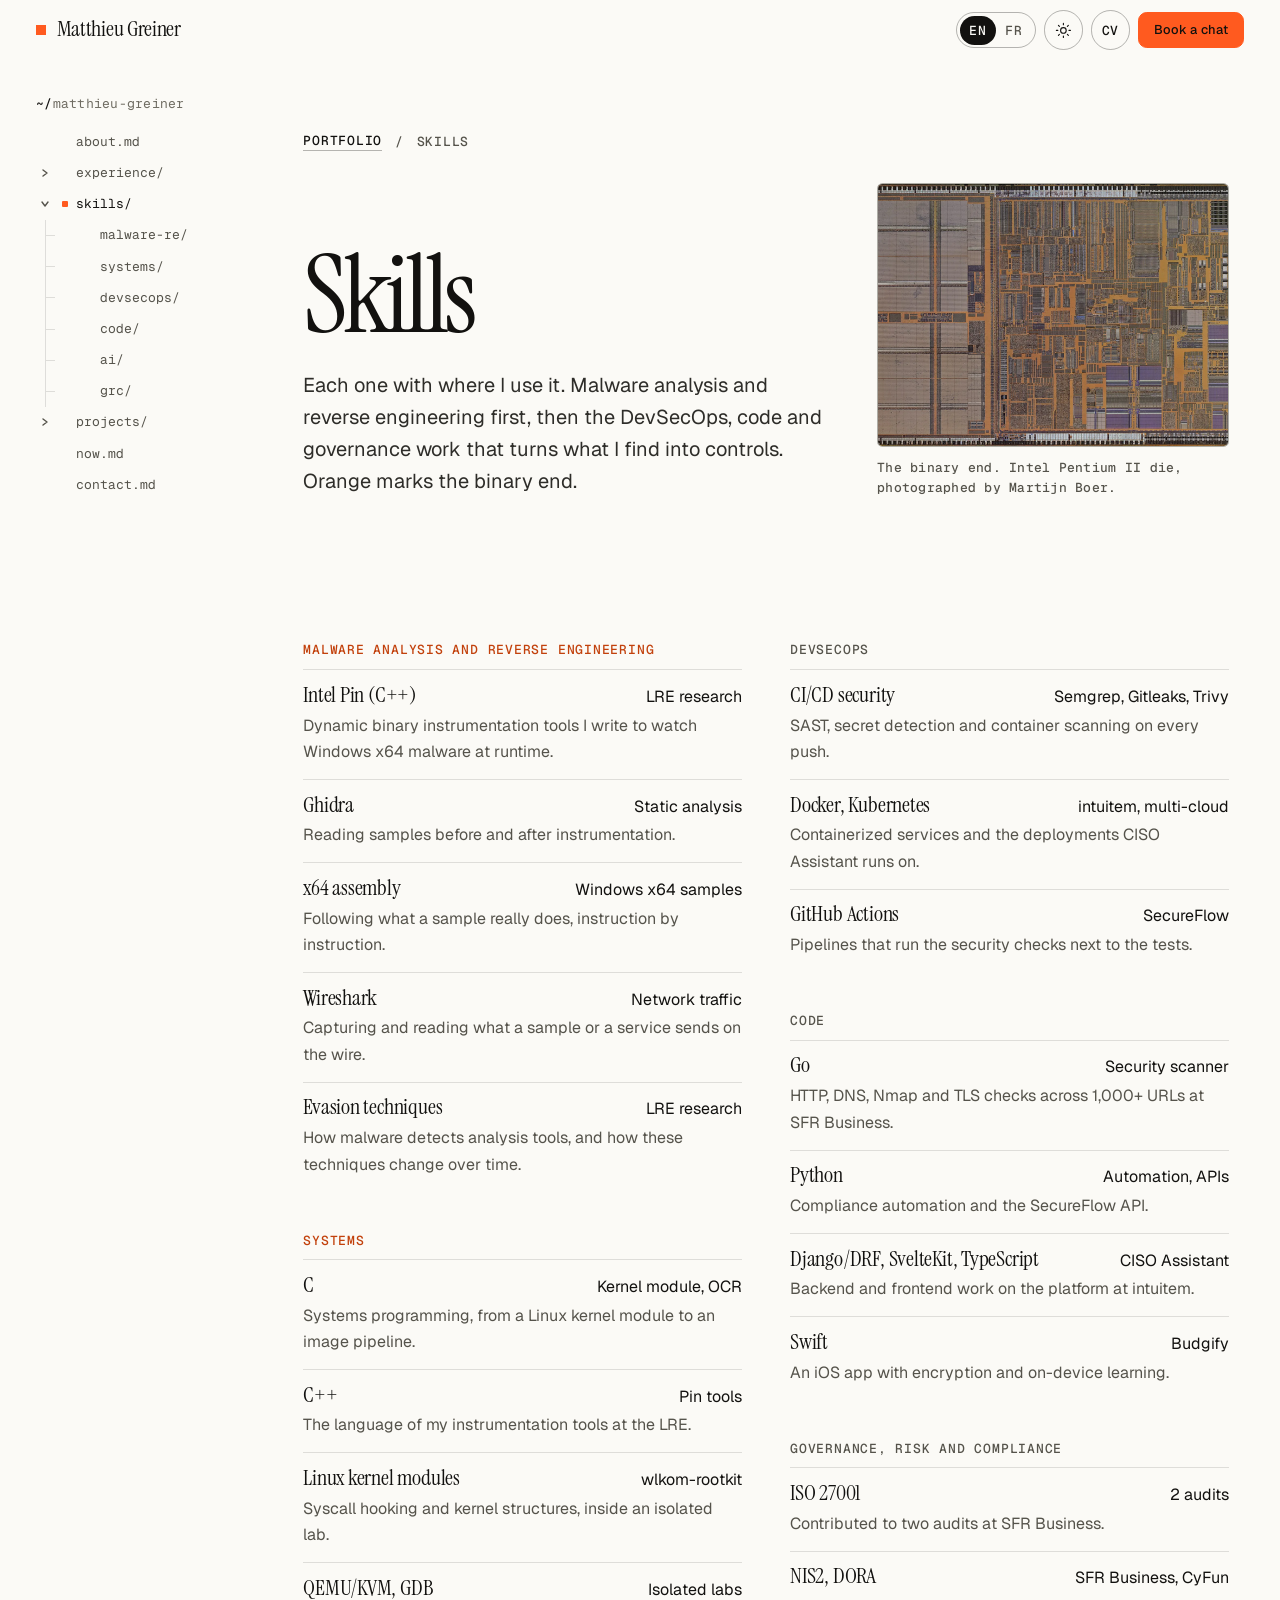
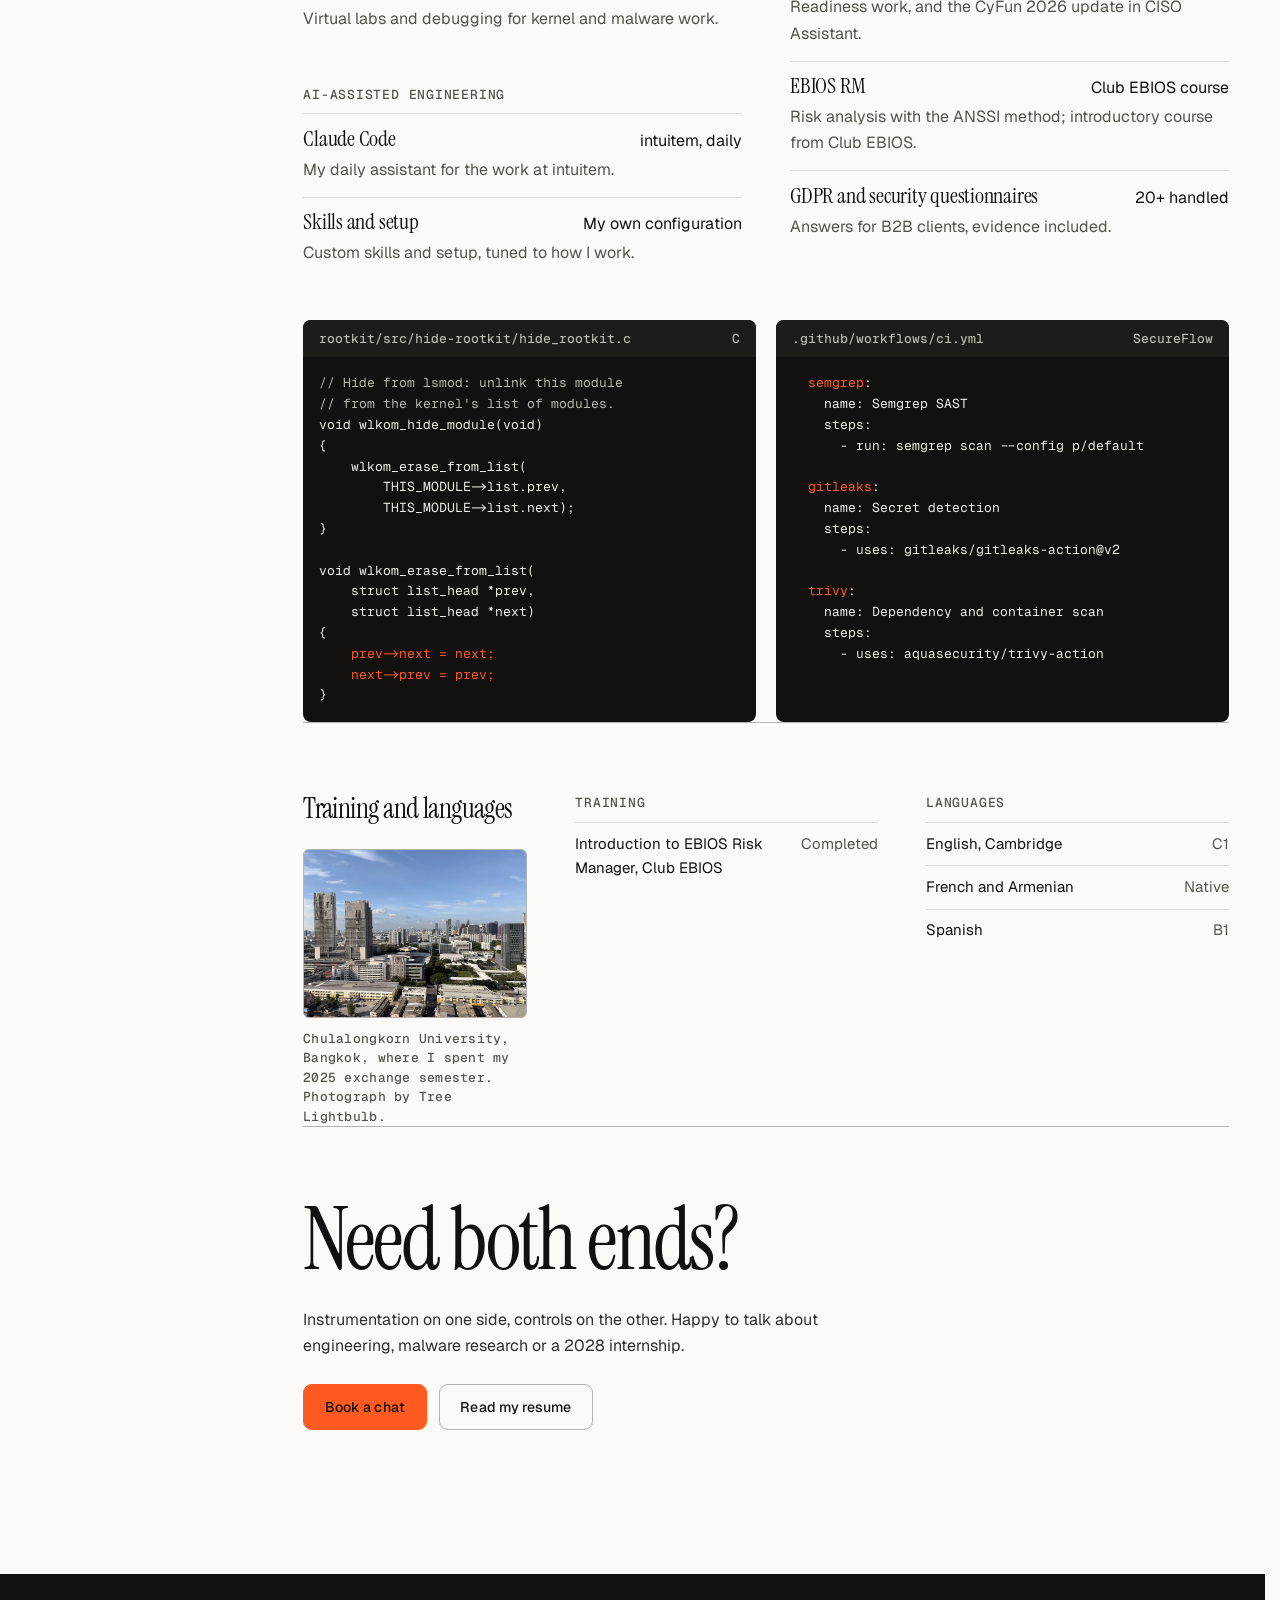
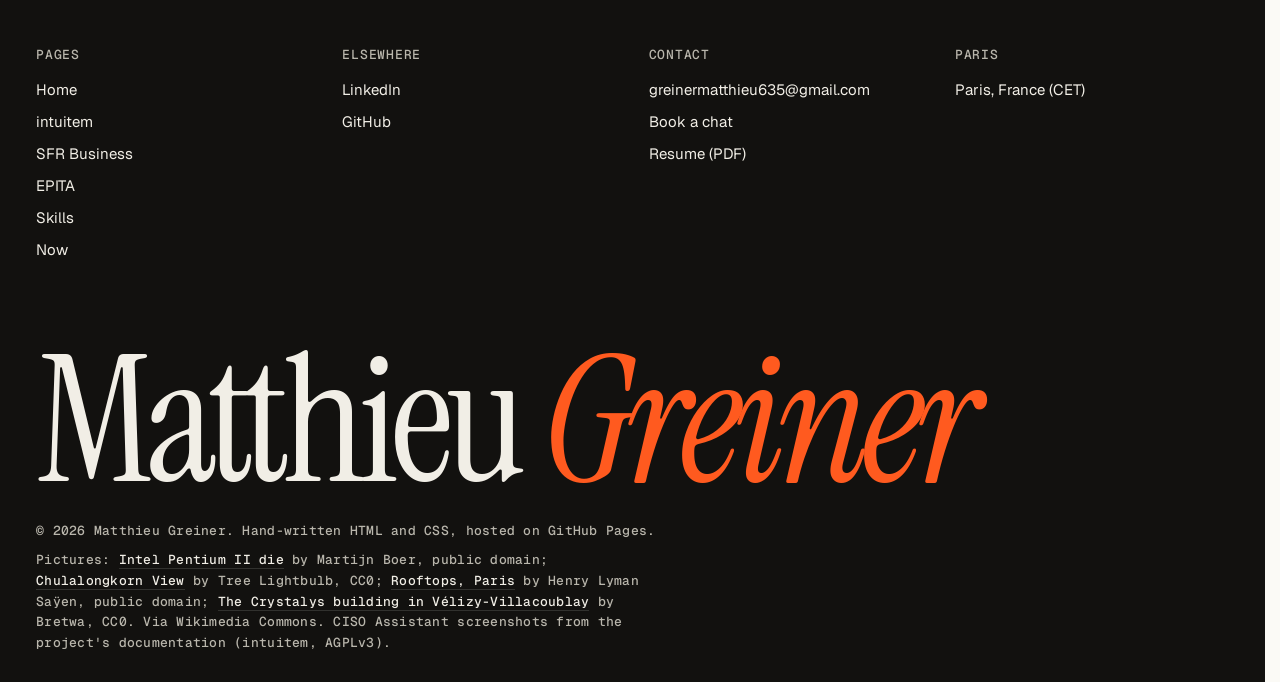
<file: skills.html>
<!DOCTYPE html>
<html lang="en" data-theme="light">
<head>
    <meta charset="UTF-8">
    <meta name="viewport" content="width=device-width, initial-scale=1.0, viewport-fit=cover">
    <title>Skills | Matthieu Greiner</title>
    <meta name="description" content="Matthieu Greiner's skills: malware analysis and reverse engineering (Intel Pin, Ghidra, x64 assembly), systems, DevSecOps, code and GRC, each with where it is used.">
    <meta name="author" content="Matthieu Greiner">
    <meta name="theme-color" content="#fbfaf6">
    <link rel="canonical" href="https://matthieugreiner.com/skills.html">
    <meta property="og:type" content="website">
    <meta property="og:site_name" content="Matthieu Greiner">
    <meta property="og:url" content="https://matthieugreiner.com/skills.html">
    <meta property="og:title" content="Skills | Matthieu Greiner">
    <meta property="og:description" content="Matthieu Greiner's skills: malware analysis and reverse engineering (Intel Pin, Ghidra, x64 assembly), systems, DevSecOps, code and GRC, each with where it is used.">
    <meta property="og:image" content="https://matthieugreiner.com/og-image.png">
    <meta property="og:image:width" content="1200">
    <meta property="og:image:height" content="630">
    <meta property="og:image:alt" content="Matthieu Greiner: malware analysis, reverse engineering, DevSecOps">
    <meta name="twitter:card" content="summary_large_image">
    <meta name="twitter:title" content="Skills | Matthieu Greiner">
    <meta name="twitter:description" content="Matthieu Greiner's skills: malware analysis and reverse engineering (Intel Pin, Ghidra, x64 assembly), systems, DevSecOps, code and GRC, each with where it is used.">
    <meta name="twitter:image" content="https://matthieugreiner.com/og-image.png">
    <link rel="icon" type="image/svg+xml" href="favicon.svg?v=2">
    <link rel="icon" type="image/png" href="favicon-512.png?v=2">
    <link rel="apple-touch-icon" href="apple-touch-icon.png?v=2">
    <script>
        (function () {
            var root = document.documentElement;
            root.classList.add('js');
            try {
                var theme = localStorage.getItem('portfolioTheme');
                if (theme === 'dark' || theme === 'light') root.dataset.theme = theme;
                else if (window.matchMedia && matchMedia('(prefers-color-scheme: dark)').matches) root.dataset.theme = 'dark';
                var lang = localStorage.getItem('portfolioLanguage');
                if (lang === 'fr' || (!lang && (navigator.language || '').toLowerCase().indexOf('fr') === 0)) root.classList.add('fr-pending');
            } catch (e) {}
        })();
    </script>
    <link rel="preconnect" href="https://fonts.googleapis.com">
    <link rel="preconnect" href="https://fonts.gstatic.com" crossorigin>
    <link href="https://fonts.googleapis.com/css2?family=Geist:wght@300..700&family=Geist+Mono:wght@400..600&family=Instrument+Serif:ital@0;1&display=swap" rel="stylesheet">
    <link rel="stylesheet" href="site.css">
    <link rel="shortcut icon" href="favicon.ico">
</head>
<body data-page="skills">
    <a class="skip-link" href="#main" data-i18n="skip">Skip to content</a>

    <header class="bar">
        <div class="bar-inner">
            <a class="mark" href="index.html" aria-label="Matthieu Greiner"><span class="sq"></span><span class="mark-name">Matthieu Greiner</span><span class="mark-short" aria-hidden="true">MG</span></a>
            <div class="bar-actions">
                <button class="index-btn" type="button" aria-expanded="false" aria-controls="menu"><span data-i18n="nav-index">Index</span><svg class="arr" viewBox="0 0 16 16" aria-hidden="true"><path d="M4 6l4 4 4-4" fill="none" stroke="currentColor" stroke-width="1.7" stroke-linecap="square"/></svg></button>
                <div class="lang" role="group" aria-label="Language" data-i18n-attr="aria-label:nav-lang">
                    <span class="lang-thumb" aria-hidden="true"></span>
                    <button type="button" data-lang="en" aria-pressed="true">EN</button>
                    <button type="button" data-lang="fr" aria-pressed="false">FR</button>
                </div>
                <button class="icon-btn theme-btn" type="button" role="switch" aria-checked="false" aria-label="Dark mode" data-i18n-attr="aria-label:nav-theme"><svg class="sun" viewBox="0 0 24 24" fill="none" stroke="currentColor" stroke-width="1.6" stroke-linecap="round" aria-hidden="true"><circle cx="12" cy="12" r="4"/><path d="M12 2v2M12 20v2M2 12h2M20 12h2M4.9 4.9l1.4 1.4M17.7 17.7l1.4 1.4M4.9 19.1l1.4-1.4M17.7 6.3l1.4-1.4"/></svg><svg class="moon" viewBox="0 0 24 24" fill="none" stroke="currentColor" stroke-width="1.6" stroke-linecap="round" stroke-linejoin="round" aria-hidden="true"><path d="M20 14.5A8 8 0 0 1 9.5 4 8 8 0 1 0 20 14.5z"/></svg></button>
                <a class="icon-btn bar-wide" data-cv href="Matthieu_Greiner_Resume.pdf" target="_blank" rel="noopener noreferrer" aria-label="Resume" data-i18n-attr="aria-label:nav-cv">CV</a>
                <a class="btn btn-accent btn-sm bar-mid" href="https://calendly.com/greinermatthieu635/30min" target="_blank" rel="noopener noreferrer"><span data-i18n="nav-book">Book a chat</span></a>
            </div>
        </div>
    </header>

    <div class="menu" id="menu" aria-label="Index" data-i18n-attr="aria-label:nav-menu">
        <div class="menu-foot">
            <a class="btn btn-ghost" data-cv href="Matthieu_Greiner_Resume.pdf" target="_blank" rel="noopener noreferrer"><span data-i18n="nav-cv">Resume</span></a>
            <a class="btn btn-accent" href="https://calendly.com/greinermatthieu635/30min" target="_blank" rel="noopener noreferrer"><span data-i18n="nav-book">Book a chat</span></a>
        </div>
    </div>

    <div class="shell">
        <aside class="rail">
            <nav class="tree" aria-label="Index" data-i18n-attr="aria-label:nav-menu">
                <p class="tree-root"><b>~/</b>matthieu-greiner</p>
                <ul>
                    <li class="node"><div class="trow"><span class="spacer"></span><a href="index.html#about">about.md</a></div></li>
                    <li class="node branch"><div class="trow"><button class="caret" type="button" aria-expanded="false" aria-label="Toggle folder" data-i18n-attr="aria-label:nav-folder"><svg viewBox="0 0 8 8" aria-hidden="true"><path d="M2 1l4 3-4 3" fill="none" stroke="currentColor" stroke-width="1.4" stroke-linecap="round" stroke-linejoin="round"/></svg></button><a href="index.html#experience">experience/</a></div>
                        <ul class="children">
                            <li class="node"><div class="trow"><span class="spacer"></span><a href="intuitem.html">intuitem.md</a></div></li>
                            <li class="node"><div class="trow"><span class="spacer"></span><a href="index.html#exp-lre">lre-research.md</a></div></li>
                            <li class="node"><div class="trow"><span class="spacer"></span><a href="projects.html">sfr-business.md</a></div></li>
                            <li class="node"><div class="trow"><span class="spacer"></span><a href="epita.html">epita.md</a></div></li>
                        </ul>
                    </li>
                    <li class="node branch"><div class="trow"><button class="caret" type="button" aria-expanded="false" aria-label="Toggle folder" data-i18n-attr="aria-label:nav-folder"><svg viewBox="0 0 8 8" aria-hidden="true"><path d="M2 1l4 3-4 3" fill="none" stroke="currentColor" stroke-width="1.4" stroke-linecap="round" stroke-linejoin="round"/></svg></button><a href="skills.html">skills/</a></div>
                        <ul class="children">
                            <li class="node"><div class="trow"><span class="spacer"></span><a href="skills.html#malware-re">malware-re/</a></div></li>
                            <li class="node"><div class="trow"><span class="spacer"></span><a href="skills.html#systems">systems/</a></div></li>
                            <li class="node"><div class="trow"><span class="spacer"></span><a href="skills.html#devsecops">devsecops/</a></div></li>
                            <li class="node"><div class="trow"><span class="spacer"></span><a href="skills.html#code">code/</a></div></li>
                            <li class="node"><div class="trow"><span class="spacer"></span><a href="skills.html#ai">ai/</a></div></li>
                            <li class="node"><div class="trow"><span class="spacer"></span><a href="skills.html#grc">grc/</a></div></li>
                        </ul>
                    </li>
                    <li class="node branch"><div class="trow"><button class="caret" type="button" aria-expanded="false" aria-label="Toggle folder" data-i18n-attr="aria-label:nav-folder"><svg viewBox="0 0 8 8" aria-hidden="true"><path d="M2 1l4 3-4 3" fill="none" stroke="currentColor" stroke-width="1.4" stroke-linecap="round" stroke-linejoin="round"/></svg></button><a href="index.html#projects">projects/</a></div>
                        <ul class="children">
                            <li class="node"><div class="trow"><span class="spacer"></span><a href="index.html#p-secureflow">secureflow.md</a></div></li>
                            <li class="node"><div class="trow"><span class="spacer"></span><a href="index.html#p-rootkit">wlkom-rootkit.md</a></div></li>
                            <li class="node"><div class="trow"><span class="spacer"></span><a href="index.html#p-cybertool">cybertool.md</a></div></li>
                            <li class="node"><div class="trow"><span class="spacer"></span><a href="index.html#p-ciso">ciso-assistant.md</a></div></li>
                            <li class="node"><div class="trow"><span class="spacer"></span><a href="index.html#p-budgify">budgify.md</a></div></li>
                        </ul>
                    </li>
                    <li class="node"><div class="trow"><span class="spacer"></span><a href="now.html">now.md</a></div></li>
                    <li class="node"><div class="trow"><span class="spacer"></span><a href="index.html#contact">contact.md</a></div></li>
                </ul>
            </nav>
        </aside>

        <main id="main">
            <header class="page-head with-picture">
                <nav class="crumb mono" aria-label="Breadcrumb"><a href="index.html" data-i18n="crumb-home">portfolio</a><span>/</span><span>skills</span></nav>
                <div class="head-text">
                    <h1 data-i18n="sk-title">Skills</h1>
                    <p class="lead" data-i18n="sk-lead">Each one with where I use it. Malware analysis and reverse engineering first, then the DevSecOps, code and governance work that turns what I find into controls. Orange marks the binary end.</p>
                </div>
                <figure class="head-picture"><div class="frame shutter"><img src="assets/pentium-ii-die.webp" alt="Photograph of an Intel Pentium II processor die, its copper-coloured circuits filling the frame" data-i18n-attr="alt:alt-die" width="1600" height="965" fetchpriority="high"></div><figcaption data-i18n="cap-die">The binary end. Intel Pentium II die, photographed by Martijn Boer.</figcaption></figure>
            </header>

            <section class="section" aria-labelledby="sk-list-title">
                <h2 class="visually-hidden" id="sk-list-title" data-i18n="sk-list-title">Skills by area</h2>
                <div class="skill-cols">
                    <div class="skill-col">
                        <div class="skill-group" id="malware-re" data-end="binary" data-reveal>
                            <h3 data-i18n="sg-mal">Malware analysis and reverse engineering</h3>
                            <ul>
                                <li class="has-desc"><span>Intel Pin (C++)</span><span data-i18n="s-pin-w">LRE research</span><p data-i18n="s-pin-d">Dynamic binary instrumentation tools I write to watch Windows x64 malware at runtime.</p></li>
                                <li class="has-desc"><span>Ghidra</span><span data-i18n="s-ghidra-w">Static analysis</span><p data-i18n="s-ghidra-d">Reading samples before and after instrumentation.</p></li>
                                <li class="has-desc"><span data-i18n="s-asm-n">x64 assembly</span><span data-i18n="s-asm-w">Windows x64 samples</span><p data-i18n="s-asm-d">Following what a sample really does, instruction by instruction.</p></li>
                                <li class="has-desc"><span>Wireshark</span><span data-i18n="s-ws-w">Network traffic</span><p data-i18n="s-ws-d">Capturing and reading what a sample or a service sends on the wire.</p></li>
                                <li class="has-desc"><span data-i18n="s-ev-n">Evasion techniques</span><span data-i18n="s-ev-w">LRE research</span><p data-i18n="s-ev-d">How malware detects analysis tools, and how these techniques change over time.</p></li>
                            </ul>
                        </div>
                        <div class="skill-group" id="systems" data-end="binary" data-reveal>
                            <h3 data-i18n="sg-sys">Systems</h3>
                            <ul>
                                <li class="has-desc"><span>C</span><span data-i18n="s-c-w">Kernel module, OCR</span><p data-i18n="s-c-d">Systems programming, from a Linux kernel module to an image pipeline.</p></li>
                                <li class="has-desc"><span>C++</span><span data-i18n="s-cpp-w">Pin tools</span><p data-i18n="s-cpp-d">The language of my instrumentation tools at the LRE.</p></li>
                                <li class="has-desc"><span data-i18n="s-kern-n">Linux kernel modules</span><span>wlkom-rootkit</span><p data-i18n="s-kern-d">Syscall hooking and kernel structures, inside an isolated lab.</p></li>
                                <li class="has-desc"><span>QEMU/KVM, GDB</span><span data-i18n="s-qemu-w">Isolated labs</span><p data-i18n="s-qemu-d">Virtual labs and debugging for kernel and malware work.</p></li>
                            </ul>
                        </div>
                        <div class="skill-group" id="ai" data-end="governance" data-reveal>
                            <h3 data-i18n="sg-ai">AI-assisted engineering</h3>
                            <ul>
                                <li class="has-desc"><span>Claude Code</span><span data-i18n="s-claude-w">intuitem, daily</span><p data-i18n="s-claude-d">My daily assistant for the work at intuitem.</p></li>
                                <li class="has-desc"><span data-i18n="s-ai-skills-n">Skills and setup</span><span data-i18n="s-ai-skills-w">My own configuration</span><p data-i18n="s-ai-skills-d">Custom skills and setup, tuned to how I work.</p></li>
                            </ul>
                        </div>
                    </div>
                    <div class="skill-col">
                        <div class="skill-group" id="devsecops" data-end="governance" data-reveal>
                            <h3 data-i18n="sg-devsecops">DevSecOps</h3>
                            <ul>
                                <li class="has-desc"><span data-i18n="s-ci-n">CI/CD security</span><span>Semgrep, Gitleaks, Trivy</span><p data-i18n="s-ci-d">SAST, secret detection and container scanning on every push.</p></li>
                                <li class="has-desc"><span>Docker, Kubernetes</span><span data-i18n="s-k8s-w">intuitem, multi-cloud</span><p data-i18n="s-k8s-d">Containerized services and the deployments CISO Assistant runs on.</p></li>
                                <li class="has-desc"><span>GitHub Actions</span><span>SecureFlow</span><p data-i18n="s-gha-d">Pipelines that run the security checks next to the tests.</p></li>
                            </ul>
                        </div>
                        <div class="skill-group" id="code" data-end="governance" data-reveal>
                            <h3 data-i18n="sg-code">Code</h3>
                            <ul>
                                <li class="has-desc"><span>Go</span><span data-i18n="s-go-w">Security scanner</span><p data-i18n="s-go-d">HTTP, DNS, Nmap and TLS checks across 1,000+ URLs at SFR Business.</p></li>
                                <li class="has-desc"><span>Python</span><span data-i18n="s-py-w">Automation, APIs</span><p data-i18n="s-py-d">Compliance automation and the SecureFlow API.</p></li>
                                <li class="has-desc"><span>Django/DRF, SvelteKit, TypeScript</span><span>CISO Assistant</span><p data-i18n="s-web-d">Backend and frontend work on the platform at intuitem.</p></li>
                                <li class="has-desc"><span>Swift</span><span>Budgify</span><p data-i18n="s-swift-d">An iOS app with encryption and on-device learning.</p></li>
                            </ul>
                        </div>
                        <div class="skill-group" id="grc" data-end="governance" data-reveal>
                            <h3 data-i18n="sg-grc">Governance, risk and compliance</h3>
                            <ul>
                                <li class="has-desc"><span>ISO 27001</span><span data-i18n="s-iso-w">2 audits</span><p data-i18n="s-iso-d">Contributed to two audits at SFR Business.</p></li>
                                <li class="has-desc"><span>NIS2, DORA</span><span>SFR Business, CyFun</span><p data-i18n="s-nis2-d">Readiness work, and the CyFun 2026 update in CISO Assistant.</p></li>
                                <li class="has-desc"><span>EBIOS RM</span><span data-i18n="s-ebios-w">Club EBIOS course</span><p data-i18n="s-ebios-d">Risk analysis with the ANSSI method; introductory course from Club EBIOS.</p></li>
                                <li class="has-desc"><span data-i18n="s-gdpr-n">GDPR and security questionnaires</span><span data-i18n="s-gdpr-w">20+ handled</span><p data-i18n="s-gdpr-d">Answers for B2B clients, evidence included.</p></li>
                            </ul>
                        </div>
                    </div>
                </div>
                <div class="two-up" data-stagger><div class="fragment" data-ui><div class="fragment-bar"><span>rootkit/src/hide-rootkit/hide_rootkit.c</span><span>C</span></div><pre><span class="c">// Hide from lsmod: unlink this module
// from the kernel's list of modules.</span>
void wlkom_hide_module(void)
{
    wlkom_erase_from_list(
        THIS_MODULE-&gt;list.prev,
        THIS_MODULE-&gt;list.next);
}

void wlkom_erase_from_list(
    struct list_head *prev,
    struct list_head *next)
{
    <span class="k">prev-&gt;next = next;</span>
    <span class="k">next-&gt;prev = prev;</span>
}</pre></div><div class="fragment" data-ui><div class="fragment-bar"><span>.github/workflows/ci.yml</span><span>SecureFlow</span></div><pre>  <span class="k">semgrep</span>:
    name: Semgrep SAST
    steps:
      - run: semgrep scan --config p/default

  <span class="k">gitleaks</span>:
    name: Secret detection
    steps:
      - uses: gitleaks/gitleaks-action@v2

  <span class="k">trivy</span>:
    name: Dependency and container scan
    steps:
      - uses: aquasecurity/trivy-action</pre></div></div>
            </section>

            <section class="section" aria-labelledby="sk-train-title">
                <div class="split">
                    <div class="split-side" data-reveal>
                        <h2 id="sk-train-title" data-i18n="sk-train-title">Training and languages</h2>
                        <figure class="side-picture"><div class="frame"><img src="assets/chulalongkorn-view.webp" alt="View over Chulalongkorn University and central Bangkok on a clear day" data-i18n-attr="alt:alt-chula" width="1600" height="1200" loading="lazy"></div><figcaption data-i18n="cap-chula">Chulalongkorn University, Bangkok, where I spent my 2025 exchange semester. Photograph by Tree Lightbulb.</figcaption></figure>
                    </div>
                    <div class="record-lists" data-stagger>
                        <div class="record-list"><h3 data-i18n="sk-train">Training</h3><ul>
                            <li><span data-i18n="rec-ebios">Introduction to EBIOS Risk Manager, Club EBIOS</span><span data-i18n="rec-done">Completed</span></li>
                        </ul></div>
                        <div class="record-list"><h3 data-i18n="sk-lang">Languages</h3><ul>
                            <li><span data-i18n="rec-en">English, Cambridge</span><span>C1</span></li>
                            <li><span data-i18n="rec-fr">French and Armenian</span><span data-i18n="rec-native">Native</span></li>
                            <li><span data-i18n="rec-es">Spanish</span><span>B1</span></li>
                        </ul></div>
                    </div>
                </div>
            </section>

            <section class="section closing" aria-labelledby="closing-title">
                <h2 id="closing-title" data-i18n="cl-title">Need both ends?</h2>
                <p data-i18n="cl-copy">Instrumentation on one side, controls on the other. Happy to talk about engineering, malware research or a 2028 internship.</p>
                <div class="actions">
                    <a class="btn btn-accent" href="https://calendly.com/greinermatthieu635/30min" target="_blank" rel="noopener noreferrer" data-i18n="btn-book">Book a chat</a>
                    <a class="btn btn-ghost" data-cv href="Matthieu_Greiner_Resume.pdf" target="_blank" rel="noopener noreferrer" data-i18n="cl-cv">Read my resume</a>
                </div>
            </section>
        </main>
    </div>

    <footer class="footer">
        <div class="footer-inner">
            <div class="footer-cols">
                <div><h2 data-i18n="foot-pages">Pages</h2><ul><li><a href="index.html" data-i18n="foot-home">Home</a></li><li><a href="intuitem.html">intuitem</a></li><li><a href="projects.html">SFR Business</a></li><li><a href="epita.html">EPITA</a></li><li><a href="skills.html" data-i18n="nav-skills">Skills</a></li><li><a href="now.html" data-i18n="nav-now">Now</a></li></ul></div>
                <div><h2 data-i18n="foot-elsewhere">Elsewhere</h2><ul><li><a href="https://www.linkedin.com/in/matthieu-greiner" target="_blank" rel="noopener noreferrer">LinkedIn</a></li><li><a href="https://github.com/Spaghetto784" target="_blank" rel="noopener noreferrer">GitHub</a></li></ul></div>
                <div><h2 data-i18n="foot-contact">Contact</h2><ul><li><a href="mailto:greinermatthieu635@gmail.com">greinermatthieu635@gmail.com</a></li><li><a href="https://calendly.com/greinermatthieu635/30min" target="_blank" rel="noopener noreferrer" data-i18n="btn-book">Book a chat</a></li><li><a data-cv href="Matthieu_Greiner_Resume.pdf" target="_blank" rel="noopener noreferrer" data-i18n="foot-cv">Resume (PDF)</a></li></ul></div>
                <div><h2>Paris</h2><ul><li><span data-i18n="foot-place">Paris, France (CET)</span></li></ul></div>
            </div>
            <p class="footer-mark" aria-hidden="true"><span>Matthieu</span> <span><em>Greiner</em></span></p>
            <div class="footer-legal">
                <p data-i18n="foot-legal">© 2026 Matthieu Greiner. Hand-written HTML and CSS, hosted on GitHub Pages.</p>
                <p data-i18n="foot-credits">Pictures: <a href="https://commons.wikimedia.org/wiki/File:Intel-pentium-ii-dixon-die-shot-high-resolution-stitched.jpg">Intel Pentium II die</a> by Martijn Boer, public domain; <a href="https://commons.wikimedia.org/wiki/File:Chulalongkorn_View.jpg">Chulalongkorn View</a> by Tree Lightbulb, CC0; <a href="https://commons.wikimedia.org/wiki/File:H._Lyman_Sa%C3%BFen_-_Rooftops,_Paris_-_1967.6.15_-_Smithsonian_American_Art_Museum.jpg">Rooftops, Paris</a> by Henry Lyman Saÿen, public domain; <a href="https://commons.wikimedia.org/wiki/File:The_Crystalys_building_in_V%C3%A9lizy-Villacoublay,_in_the_Paris_region_-_2026-08-21.jpg">The Crystalys building in Vélizy-Villacoublay</a> by Bretwa, CC0. Via Wikimedia Commons. CISO Assistant screenshots from the project's documentation (intuitem, AGPLv3).</p>
            </div>
        </div>
    </footer>

    <script src="site.js"></script>
    <script>
        Site.i18n.register({
            "sg-ai": "Ingénierie assistée par l’IA",
            "s-claude-w": "intuitem, au quotidien",
            "s-claude-d": "Mon assistant de tous les jours pour le travail chez intuitem.",
            "s-ai-skills-n": "Skills et configuration",
            "s-ai-skills-w": "Ma propre configuration",
            "s-ai-skills-d": "Des skills et une configuration adaptés à ma façon de travailler.",
            "nav-main": "Navigation principale",
            "sk-title": "Compétences",
            "sk-lead": "Chacune avec l’endroit où je l’utilise. L’analyse de malwares et la rétro-ingénierie d’abord, puis le DevSecOps, le code et la gouvernance qui transforment ce que je trouve en contrôles. L’orange marque le côté binaire.",
            "alt-die": "Photographie d’une puce Intel Pentium II, ses circuits couleur cuivre remplissant le cadre",
            "cap-die": "Le côté binaire. Puce Intel Pentium II, photographiée par Martijn Boer.",
            "alt-chula": "Vue sur l’université Chulalongkorn et le centre de Bangkok par temps clair",
            "cap-chula": "L’université Chulalongkorn à Bangkok, où j’ai passé mon semestre d’échange en 2025. Photographie de Tree Lightbulb.",
            "sk-list-title": "Compétences par domaine",
            "sg-mal": "Analyse de malwares et rétro-ingénierie",
            "sg-sys": "Systèmes",
            "sg-devsecops": "DevSecOps",
            "sg-code": "Code",
            "sg-grc": "Gouvernance, risques et conformité",
            "s-pin-w": "Recherche au LRE",
            "s-pin-d": "Des outils d’instrumentation binaire dynamique que j’écris pour observer les malwares Windows x64 à l’exécution.",
            "s-ghidra-w": "Analyse statique",
            "s-ghidra-d": "Lire les échantillons avant et après l’instrumentation.",
            "s-asm-n": "Assembleur x64",
            "s-asm-w": "Échantillons Windows x64",
            "s-asm-d": "Suivre ce que fait vraiment un échantillon, instruction par instruction.",
            "s-ws-w": "Trafic réseau",
            "s-ws-d": "Capturer et lire ce qu’un échantillon ou un service envoie sur le réseau.",
            "s-ev-n": "Techniques d’évasion",
            "s-ev-w": "Recherche au LRE",
            "s-ev-d": "Comment les malwares détectent les outils d’analyse, et comment ces techniques évoluent dans le temps.",
            "s-c-w": "Module noyau, OCR",
            "s-c-d": "Programmation système, d’un module noyau Linux à un pipeline d’images.",
            "s-cpp-w": "Outils Pin",
            "s-cpp-d": "Le langage de mes outils d’instrumentation au LRE.",
            "s-kern-n": "Modules noyau Linux",
            "s-kern-d": "Hooking d’appels système et structures du noyau, dans un labo isolé.",
            "s-qemu-w": "Labos isolés",
            "s-qemu-d": "Labos virtuels et débogage pour le travail noyau et malware.",
            "s-ci-n": "Sécurité CI/CD",
            "s-ci-d": "SAST, détection de secrets et scan de conteneurs à chaque push.",
            "s-k8s-w": "intuitem, multi-cloud",
            "s-k8s-d": "Services conteneurisés et les déploiements sur lesquels tourne CISO Assistant.",
            "s-gha-d": "Des pipelines qui lancent les contrôles de sécurité à côté des tests.",
            "s-go-w": "Scanner de sécurité",
            "s-go-d": "Contrôles HTTP, DNS, Nmap et TLS sur plus de 1 000 URLs chez SFR Business.",
            "s-py-w": "Automatisation, API",
            "s-py-d": "Automatisation de la conformité et l’API de SecureFlow.",
            "s-web-d": "Travail backend et frontend sur la plateforme chez intuitem.",
            "s-swift-d": "Une app iOS avec chiffrement et apprentissage embarqué.",
            "s-iso-w": "2 audits",
            "s-iso-d": "Contribution à deux audits chez SFR Business.",
            "s-nis2-d": "Préparation à la conformité, et la mise à jour CyFun 2026 dans CISO Assistant.",
            "s-ebios-w": "Cours du Club EBIOS",
            "s-ebios-d": "Analyse de risques avec la méthode de l’ANSSI ; cours d’introduction du Club EBIOS.",
            "s-gdpr-n": "Questionnaires RGPD et sécurité",
            "s-gdpr-w": "Plus de 20 traités",
            "s-gdpr-d": "Des réponses pour des clients B2B, preuves comprises.",
            "sk-train-title": "Formations et langues",
            "sk-train": "Formations",
            "sk-lang": "Langues",
            "rec-ebios": "Introduction à la méthode EBIOS Risk Manager, Club EBIOS",
            "rec-done": "Suivie",
            "rec-en": "Anglais, Cambridge",
            "rec-fr": "Français et arménien",
            "rec-native": "Langues maternelles",
            "rec-es": "Espagnol",
            "cl-title": "Besoin des deux ?",
            "cl-copy": "L’instrumentation d’un côté, les contrôles de l’autre. Ravi d’échanger sur l’ingénierie, la recherche malware ou un stage en 2028.",
            "cl-cv": "Lire mon CV",
            "__title": "Compétences | Matthieu Greiner",
            "__description": "Les compétences de Matthieu Greiner : analyse de malwares et rétro-ingénierie (Intel Pin, Ghidra, assembleur x64), systèmes, DevSecOps, code et GRC."
        });
    </script>
</body>
</html>
</file>
<file: site.css>
/* Matthieu Greiner, portfolio design system
   Paper + ink, one orange accent, serif / sans / mono, thin hairlines.
   Light by default, dark on demand. Motion follows "Designing Fluid Interfaces". */

:root {
    color-scheme: light;
    --bg: #fbfaf6;
    --bg-2: #f2f0e8;
    --ink: #12110f;
    --ink-2: #2e2d29;
    --muted: #55534b;
    --faint: #6f6c62;
    --line: rgba(18, 17, 15, 0.12);
    --line-strong: rgba(18, 17, 15, 0.3);
    --tint: rgba(255, 90, 31, 0.07);
    --accent: #ff5a1f;
    --accent-ink: #c2410c;
    --on-accent: #12110f;
    --selection: #ffd7c4;
    --shadow: 0 1px 0 rgba(18, 17, 15, 0.04), 0 30px 70px -34px rgba(18, 17, 15, 0.35);
    --serif: 'Instrument Serif', 'Iowan Old Style', 'Times New Roman', serif;
    --sans: 'Geist', ui-sans-serif, system-ui, -apple-system, 'Segoe UI', sans-serif;
    --mono: 'Geist Mono', ui-monospace, 'SF Mono', Menlo, Consolas, monospace;
    --gutter: clamp(1.125rem, 4.5vw, 2.25rem);
    --shell: 80rem;
    --rail-w: 13.5rem;
    --bar-h: 3.75rem;
    --ease-out: cubic-bezier(0.16, 1, 0.3, 1);
    --fs-name: clamp(3.6rem, 1rem + 11vw, 9.5rem);
    --fs-h2: clamp(2.25rem, 1.4rem + 3.4vw, 4.25rem);
    --fs-h3: clamp(1.4rem, 1.2rem + 0.7vw, 1.85rem);
    --fs-lead: clamp(1.125rem, 1rem + 0.4vw, 1.25rem);
}

:root[data-theme='dark'] {
    color-scheme: dark;
    --bg: #0e0e0c;
    --bg-2: #171714;
    --ink: #f1eee6;
    --ink-2: #cfcbc0;
    --muted: #a8a498;
    --faint: #8d8a7f;
    --line: rgba(241, 238, 230, 0.12);
    --line-strong: rgba(241, 238, 230, 0.3);
    --tint: rgba(255, 122, 61, 0.09);
    --accent: #ff7a3d;
    --accent-ink: #ff9461;
    --on-accent: #12110f;
    --selection: #6a3115;
    --shadow: 0 1px 0 rgba(255, 255, 255, 0.04), 0 30px 70px -30px rgba(0, 0, 0, 0.85);
}

*, *::before, *::after { box-sizing: border-box; }

html {
    scroll-behavior: smooth;
    scroll-padding-top: calc(var(--bar-h) + 1.5rem);
    scrollbar-gutter: stable;
    -webkit-text-size-adjust: 100%;
    overflow-x: clip;
}

body {
    margin: 0;
    min-width: 320px;
    background: var(--bg);
    color: var(--ink);
    font: 400 1rem/1.65 var(--sans);
    font-optical-sizing: auto;
    -webkit-font-smoothing: antialiased;
    text-rendering: optimizeLegibility;
    overflow-x: clip;
}

html.theme-anim *, html.theme-anim *::before, html.theme-anim *::after {
    transition: background-color 0.45s ease, color 0.45s ease, border-color 0.45s ease, fill 0.45s ease, stroke 0.45s ease !important;
}

img, svg { max-width: 100%; display: block; }
a { color: inherit; text-decoration: none; }
button { font: inherit; color: inherit; }
h1, h2, h3, h4, p, dl, dd, figure { margin: 0; }
ul, ol { margin: 0; padding: 0; list-style: none; }
::selection { background: var(--selection); color: var(--ink); }
a, button, [role='button'], [role='switch'] { -webkit-tap-highlight-color: transparent; }

:focus-visible { outline: 2px solid var(--accent); outline-offset: 3px; border-radius: 0.25rem; }

.sr-only { position: absolute; width: 1px; height: 1px; overflow: hidden; clip: rect(0 0 0 0); white-space: nowrap; }

.skip-link {
    position: fixed;
    top: 0.75rem;
    left: 0.75rem;
    z-index: 200;
    padding: 0.6rem 1rem;
    border-radius: 0.5rem;
    background: var(--ink);
    color: var(--bg);
    font: 500 0.85rem/1 var(--sans);
    transform: translateY(-200%);
}
.skip-link:focus { transform: none; }

/* ───────── Type primitives ───────── */

.mono {
    font: 500 0.8125rem/1.4 var(--mono);
    letter-spacing: 0.06em;
    text-transform: uppercase;
}

.serif { font-family: var(--serif); font-weight: 400; }
h2, .h2 { font: 400 var(--fs-h2)/1 var(--serif); letter-spacing: -0.03em; color: var(--ink); text-wrap: balance; }
h3, .h3 { font: 400 var(--fs-h3)/1.1 var(--serif); letter-spacing: -0.02em; color: var(--ink); }
em { font-style: italic; }
h1 em, h2 em, h3 em, .hero-sub em { color: var(--accent-ink); }
.lead { font-size: var(--fs-lead); line-height: 1.6; color: var(--ink-2); text-wrap: pretty; }
.muted { color: var(--muted); }
.small { font-size: 0.9rem; }

/* ───────── Atoms ───────── */

.btn {
    display: inline-flex;
    align-items: center;
    justify-content: center;
    gap: 0.6rem;
    min-height: 2.9rem;
    padding: 0.7rem 1.3rem;
    border: 1px solid var(--ink);
    border-radius: 0.55rem;
    background: transparent;
    color: var(--ink);
    font: 500 0.88rem/1 var(--sans);
    letter-spacing: 0.005em;
    cursor: pointer;
    user-select: none;
    -webkit-user-select: none;
    touch-action: manipulation;
    transition: transform 0.16s var(--ease-out), background-color 0.25s ease, color 0.25s ease, border-color 0.25s ease;
}
.btn:active { transform: scale(0.97); transition-duration: 0.06s; }
.btn-sm { min-height: 2.3rem; padding: 0.5rem 0.95rem; font-size: 0.8rem; }
.btn-ink { background: var(--ink); color: var(--bg); }
.btn-ink:hover { background: var(--ink-2); border-color: var(--ink-2); }
.btn-accent { background: var(--accent); border-color: var(--accent); color: var(--on-accent); }
.btn-accent:hover { filter: brightness(1.06); }
.btn-ghost { border-color: var(--line-strong); }
.btn-ghost:hover { border-color: var(--ink); }

.tags { display: flex; flex-wrap: wrap; gap: 0.4rem; }
.tag {
    display: inline-flex;
    align-items: center;
    gap: 0.4rem;
    padding: 0.28rem 0.55rem;
    border: 1px solid var(--line-strong);
    border-radius: 0.35rem;
    color: var(--ink-2);
    font: 500 0.8125rem/1.2 var(--mono);
    letter-spacing: 0.04em;
    white-space: nowrap;
}
.tag-accent { border-color: var(--accent); color: var(--accent-ink); background: var(--tint); }

.dot { flex: none; width: 0.5rem; height: 0.5rem; border-radius: 50%; background: var(--accent); box-shadow: 0 0 0 0.22rem var(--tint); }
.dot-quiet { background: var(--faint); box-shadow: none; }

.live { display: inline-flex; align-items: center; gap: 0.5rem; color: var(--accent-ink); font: 500 0.8125rem/1 var(--mono); letter-spacing: 0.08em; text-transform: uppercase; }

.link-arrow {
    display: inline-flex;
    align-items: center;
    gap: 0.5rem;
    padding-bottom: 0.15rem;
    border-bottom: 1px solid var(--line-strong);
    font-size: 0.9rem;
    font-weight: 500;
    color: var(--ink);
    transition: border-color 0.25s ease, gap 0.4s var(--ease-out), color 0.25s ease;
}
.link-arrow:hover { border-color: var(--accent); color: var(--accent-ink); gap: 0.8rem; }
.link-arrow .arr { width: 0.8em; height: 0.8em; }
.text-link { text-decoration: underline; text-decoration-color: var(--accent); text-underline-offset: 0.2em; text-decoration-thickness: 1px; transition: color 0.2s ease; }
.text-link:hover { color: var(--accent-ink); }

/* ───────── Top bar ───────── */

.bar { position: fixed; inset: 0 0 auto 0; z-index: 60; height: var(--bar-h); view-transition-name: bar; }
.bar::before {
    content: '';
    position: absolute;
    inset: 0 0 -1rem;
    background: color-mix(in srgb, var(--bg) 84%, transparent);
    -webkit-backdrop-filter: blur(14px) saturate(160%);
    backdrop-filter: blur(14px) saturate(160%);
    -webkit-mask-image: linear-gradient(to bottom, #000 calc(100% - 1rem), transparent);
    mask-image: linear-gradient(to bottom, #000 calc(100% - 1rem), transparent);
    opacity: 0;
    transition: opacity 0.4s ease;
}
.bar.scrolled::before { opacity: 1; }

.bar-inner {
    position: relative;
    display: flex;
    align-items: center;
    justify-content: space-between;
    gap: 1rem;
    max-width: var(--shell);
    height: 100%;
    margin-inline: auto;
    padding-inline: var(--gutter);
}

.mark { display: inline-flex; align-items: center; gap: 0.7rem; min-width: 0; font: 400 1.35rem/1 var(--serif); letter-spacing: -0.015em; color: var(--ink); }
.mark .sq { flex: none; width: 0.6rem; height: 0.6rem; background: var(--accent); transition: transform 0.6s var(--ease-out); }
.mark:hover .sq { transform: rotate(90deg); }
.mark-name { white-space: nowrap; overflow: hidden; text-overflow: ellipsis; }
.mark-short { display: none; }

.bar-actions { display: flex; align-items: center; gap: 0.5rem; }
.bar-actions .bar-wide, .bar-actions .bar-mid { display: none; }

.lang {
    position: relative;
    display: inline-flex;
    padding: 0.18rem;
    border: 1px solid var(--line-strong);
    border-radius: 999px;
    font: 500 0.8125rem/1 var(--mono);
    letter-spacing: 0.08em;
}
.lang button {
    position: relative;
    z-index: 1;
    min-width: 2.2rem;
    padding: 0.5rem 0.55rem;
    border: 0;
    border-radius: 999px;
    background: none;
    color: var(--muted);
    cursor: pointer;
    letter-spacing: inherit;
    transition: color 0.25s ease;
    touch-action: manipulation;
}
.lang button[aria-pressed='true'] { color: var(--bg); }
.lang-thumb {
    position: absolute;
    top: 0.18rem;
    bottom: 0.18rem;
    left: 0;
    width: 0;
    border-radius: 999px;
    background: var(--ink);
    will-change: transform, width;
}

.icon-btn {
    display: inline-grid;
    place-items: center;
    justify-content: center;
    align-items: center;
    width: 2.45rem;
    height: 2.45rem;
    border: 1px solid var(--line-strong);
    border-radius: 50%;
    background: transparent;
    color: var(--ink);
    font: 500 0.8125rem/1 var(--mono);
    letter-spacing: 0.06em;
    cursor: pointer;
    transition: border-color 0.25s ease, background-color 0.25s ease, transform 0.16s var(--ease-out);
}
.icon-btn:hover { border-color: var(--ink); }
.icon-btn:active { transform: scale(0.93); transition-duration: 0.06s; }

.theme-btn svg { grid-area: 1 / 1; width: 1.05rem; height: 1.05rem; transition: transform 0.7s var(--ease-out), opacity 0.35s ease; }
.theme-btn .moon { opacity: 0; transform: rotate(-70deg) scale(0.6); }
:root[data-theme='dark'] .theme-btn .sun { opacity: 0; transform: rotate(70deg) scale(0.6); }
:root[data-theme='dark'] .theme-btn .moon { opacity: 1; transform: none; }

.index-btn {
    display: inline-flex;
    align-items: center;
    gap: 0.5rem;
    min-height: 2.45rem;
    padding: 0 0.9rem;
    border: 1px solid var(--line-strong);
    border-radius: 999px;
    background: transparent;
    font: 500 0.8125rem/1 var(--mono);
    letter-spacing: 0.08em;
    text-transform: uppercase;
    cursor: pointer;
    transition: border-color 0.25s ease, transform 0.16s var(--ease-out);
}
.index-btn:hover { border-color: var(--ink); }
.index-btn:active { transform: scale(0.96); transition-duration: 0.06s; }
.index-btn i { font-size: 0.55rem; transition: transform 0.45s var(--ease-out); }
.index-btn[aria-expanded='true'] i { transform: rotate(180deg); }

/* ───────── Index menu (small screens) ───────── */

.menu {
    position: fixed;
    top: calc(var(--bar-h) - 0.25rem);
    right: var(--gutter);
    z-index: 70;
    width: min(21rem, calc(100vw - 2 * var(--gutter)));
    max-height: calc(100dvh - var(--bar-h) - 1rem);
    overflow-y: auto;
    padding: 1.25rem 1rem 1rem;
    border: 1px solid var(--line-strong);
    border-radius: 1rem;
    background: color-mix(in srgb, var(--bg) 92%, transparent);
    -webkit-backdrop-filter: blur(26px) saturate(160%);
    backdrop-filter: blur(26px) saturate(160%);
    box-shadow: var(--shadow);
    transform-origin: top right;
    visibility: hidden;
    opacity: 0;
    transform: scale(0.94) translateY(-0.4rem);
    filter: blur(8px);
    transition: opacity 0.26s ease, transform 0.45s var(--ease-out), filter 0.3s ease, visibility 0s linear 0.45s;
}
.menu.open { visibility: visible; opacity: 1; transform: none; filter: none; transition-delay: 0s; }
.menu-foot { display: grid; gap: 0.6rem; margin-top: 1.25rem; padding-top: 1.25rem; border-top: 1px solid var(--line); }
.menu-foot .btn { width: 100%; }

/* ───────── Shell: rail + main ───────── */

.shell { display: grid; grid-template-columns: minmax(0, 1fr); gap: 0 clamp(2rem, 4vw, 4rem); max-width: var(--shell); margin-inline: auto; padding-inline: var(--gutter); }
.rail { display: none; }

@media (min-width: 68rem) {
    .shell { grid-template-columns: var(--rail-w) minmax(0, 1fr); align-items: start; }
    .rail {
        display: block;
        position: sticky;
        top: calc(var(--bar-h) + 2.25rem);
        max-height: calc(100dvh - var(--bar-h) - 3.5rem);
        overflow-y: auto;
        padding-bottom: 1rem;
        scrollbar-width: thin;
    }
    .menu, .index-btn { display: none; }
    .bar-actions .bar-wide { display: inline-flex; }
}

@media (min-width: 48rem) { .bar-actions .bar-mid { display: inline-flex; } }

/* ───────── Tree ───────── */

.tree { font: 400 0.8125rem/1.2 var(--mono); }
.tree-root { margin-bottom: 0.9rem; color: var(--faint); letter-spacing: 0.02em; }
.tree-root b { color: var(--ink); font-weight: 500; }
.tree ul { list-style: none; }
.tree li { position: relative; }
.tree .trow { display: flex; align-items: center; min-height: 1.95rem; }
.tree .caret, .tree .spacer { flex: none; width: 1.1rem; height: 1.1rem; }
.tree .caret {
    display: grid;
    place-items: center;
    padding: 0;
    border: 0;
    background: none;
    color: var(--muted);
    cursor: pointer;
    transition: color 0.2s ease;
}
.tree .caret:hover { color: var(--ink); }
.tree .caret svg { width: 0.5rem; height: 0.5rem; transition: transform 0.45s var(--ease-out); }
.tree .caret[aria-expanded='true'] svg { transform: rotate(90deg); }
.tree a {
    display: flex;
    align-items: center;
    flex: 1;
    gap: 0.55rem;
    min-width: 0;
    padding: 0.38rem 0.5rem;
    border-radius: 0.35rem;
    color: var(--muted);
    transition: color 0.2s ease, background-color 0.2s ease;
}
.tree a::before {
    content: '';
    flex: none;
    width: 0.38rem;
    height: 0.38rem;
    border-radius: 1px;
    background: var(--accent);
    transform: scale(0.5);
    opacity: 0;
    transition: transform 0.45s var(--ease-out), opacity 0.3s ease;
}
.tree a:hover { color: var(--ink); background: var(--tint); }
.tree a:active { transform: scale(0.98); }
.tree a[aria-current] { color: var(--ink); }
.tree a[aria-current]::before { transform: none; opacity: 1; }
.tree .children { margin-left: 0.55rem; padding-left: 0.85rem; border-left: 1px solid var(--line); overflow: hidden; }
.js .tree .children { height: 0; visibility: hidden; }
.tree .children li::before { content: ''; position: absolute; left: -0.85rem; top: 0.97rem; width: 0.55rem; border-top: 1px solid var(--line); }

/* ───────── Main column ───────── */

main { min-width: 0; }

.hero { position: relative; padding: calc(var(--bar-h) + clamp(2rem, 6vw, 5rem)) 0 clamp(3.5rem, 8vw, 6.5rem); }
.hero-top { display: flex; flex-wrap: wrap; align-items: center; gap: 0.6rem 1.25rem; margin-bottom: clamp(2rem, 6vw, 4.5rem); color: var(--muted); }
.status-link {
    display: inline-flex;
    align-items: center;
    gap: 0.6rem;
    padding: 0.45rem 0.8rem 0.45rem 0.7rem;
    border: 1px solid var(--line-strong);
    border-radius: 999px;
    color: var(--ink);
    transition: border-color 0.25s ease, transform 0.16s var(--ease-out), background-color 0.25s ease;
}
.status-link:hover { border-color: var(--accent); background: var(--tint); }
.status-link:active { transform: scale(0.97); transition-duration: 0.06s; }
.status-link .arr { color: var(--muted); width: 0.7em; height: 0.7em; }

.hero-name { font: 400 var(--fs-name)/0.9 var(--serif); letter-spacing: -0.04em; color: var(--ink); }
.hero-name .line { display: block; overflow: hidden; padding-bottom: 0.1em; margin-bottom: -0.1em; }
.hero-name .line:nth-child(2) { padding-left: 0.55em; }
.hero-name .line > span { display: block; }
.hero-sub { max-width: 30ch; margin-top: clamp(1.5rem, 4vw, 2.5rem); font: 400 clamp(1.55rem, 1rem + 2.2vw, 2.7rem)/1.12 var(--serif); letter-spacing: -0.02em; color: var(--ink); text-wrap: balance; }
.hero-lead { max-width: 36rem; margin-top: 1.75rem; font-size: var(--fs-lead); line-height: 1.6; color: var(--ink-2); text-wrap: pretty; }
.hero-lead strong { color: var(--ink); font-weight: 500; }
.open-to { display: inline-flex; align-items: center; gap: 0.7rem; margin-top: 1.9rem; padding: 0.6rem 1rem; border: 1px solid var(--accent); border-radius: 0.55rem; background: var(--tint); color: var(--ink); font-size: 0.95rem; font-weight: 500; line-height: 1.4; }
.hero-cta { display: flex; flex-wrap: wrap; align-items: center; gap: 0.75rem; margin-top: 2.25rem; }
.hero-links { display: flex; flex-wrap: wrap; gap: 0.5rem 1.5rem; margin-top: 2.25rem; color: var(--muted); }
.hero-links a { transition: color 0.2s ease; }
.hero-links a:hover { color: var(--accent-ink); }

@keyframes rise { from { transform: translateY(108%); } to { transform: none; } }
@keyframes fade-up { from { opacity: 0; transform: translateY(12px); } to { opacity: 1; transform: none; } }
.hero-name .line > span { animation: rise 1.15s var(--ease-out) backwards; animation-delay: calc(var(--i, 0) * 110ms + 100ms); }
[data-enter] { animation: fade-up 0.9s var(--ease-out) backwards; animation-delay: calc(var(--i, 0) * 90ms + 350ms); }

/* Reveals */
.js .reveal { opacity: 0; transform: translateY(14px); transition: opacity 0.8s var(--ease-out), transform 1s var(--ease-out); transition-delay: calc(var(--i, 0) * 60ms); }
.js .reveal.in { opacity: 1; transform: none; }
.rule { position: absolute; left: 0; right: 0; top: 0; height: 1px; background: var(--line-strong); transform-origin: left; }
.js .rule { transform: scaleX(0); transition: transform 1.3s var(--ease-out); }
.js .rule.in { transform: none; }

/* Folder sections */
.folder { position: relative; padding-block: clamp(3rem, 6vw, 4.5rem); scroll-margin-top: calc(var(--bar-h) + 1rem); }
.folder-head { display: grid; gap: 1rem; margin-bottom: clamp(1.75rem, 4vw, 3rem); }
.folder-tag { display: flex; align-items: center; gap: 0.8rem; color: var(--muted); }
.folder-tag b { color: var(--accent-ink); font-weight: 500; }
.folder-head h2 { max-width: 20ch; }
.folder-head .lead { max-width: 36rem; margin-top: 0; }

/* About */
.about { display: grid; gap: clamp(2rem, 5vw, 3.5rem); }
.about-copy { display: grid; gap: 1.1rem; max-width: 38rem; color: var(--ink-2); font-size: 1.08rem; text-wrap: pretty; }
.about-copy strong { color: var(--ink); font-weight: 500; }
.portrait { max-width: 17rem; }
.portrait .frame { aspect-ratio: 4 / 5; overflow: hidden; border: 1px solid var(--line-strong); border-radius: 0.35rem; background: var(--bg-2); }
.portrait img { width: 100%; height: 100%; object-fit: cover; object-position: center 12%; filter: grayscale(1) contrast(1.02); transition: filter 0.8s ease, transform 1.2s var(--ease-out); }
.portrait:hover img { filter: none; transform: scale(1.03); }
.portrait figcaption { margin-top: 0.7rem; color: var(--faint); }
.facts-strip { display: grid; grid-template-columns: repeat(2, 1fr); border-top: 1px solid var(--line); }
.facts-strip div { padding: 1rem 0; border-bottom: 1px solid var(--line); }
.facts-strip div:nth-child(odd) { padding-right: 1rem; }
.facts-strip dt { margin-bottom: 0.4rem; color: var(--faint); }
.facts-strip dd { font: 400 1.35rem/1.15 var(--serif); letter-spacing: -0.01em; }
.facts-strip.big dd { font-size: clamp(2.4rem, 1.6rem + 3vw, 3.8rem); line-height: 1; letter-spacing: -0.03em; }
.facts-strip.big dt { order: 2; margin: 0.6rem 0 0; }
.facts-strip.big div { display: flex; flex-direction: column; }
.facts-strip dd small { display: block; margin-top: 0.35rem; color: var(--faint); font: 500 0.8125rem/1.3 var(--mono); letter-spacing: 0.05em; text-transform: uppercase; }
@media (min-width: 48rem) {
    .about { grid-template-columns: 1fr 17rem; align-items: start; }
    .about .portrait { grid-column: 2; grid-row: 1 / span 2; }
    .facts-strip { grid-template-columns: repeat(4, 1fr); grid-column: 1 / -1; }
    .facts-strip div { padding-right: 1rem; }
}

/* Rows (experience, hobbies, lists) */
.rows { border-bottom: 1px solid var(--line); }
.row { display: grid; gap: 0.7rem 2rem; padding: 1.6rem 0; border-top: 1px solid var(--line); scroll-margin-top: calc(var(--bar-h) + 1rem); }
.row-meta { display: flex; flex-wrap: wrap; align-items: center; gap: 0.5rem 0.9rem; color: var(--muted); align-content: start; }
.row-meta .date { color: var(--ink); }
.row-main { transition: transform 0.7s var(--ease-out); }
.row h3 { font-size: clamp(1.5rem, 1.25rem + 1vw, 2.15rem); }
.row .org { margin-top: 0.4rem; color: var(--ink-2); font-size: 0.98rem; }
.row .desc { max-width: 40rem; margin-top: 0.8rem; color: var(--muted); text-wrap: pretty; }
.row .desc strong { color: var(--ink); font-weight: 500; }
.row .actions { display: flex; flex-wrap: wrap; align-items: center; gap: 0.75rem 1.25rem; margin-top: 1.2rem; }
@media (min-width: 48rem) { .row { grid-template-columns: 11rem minmax(0, 1fr); } }
@media (hover: hover) and (pointer: fine) {
    .row:hover .row-main { transform: translateX(6px); }
}
.row.featured { background: var(--tint); }
.row-btn {
    display: inline-flex;
    align-items: center;
    gap: 0.55rem;
    padding: 0.55rem 0.9rem;
    border: 1px solid var(--accent);
    border-radius: 0.5rem;
    background: transparent;
    color: var(--accent-ink);
    font: 500 0.8125rem/1 var(--mono);
    letter-spacing: 0.06em;
    text-transform: uppercase;
    cursor: pointer;
    transition: background-color 0.25s ease, transform 0.16s var(--ease-out);
}
.row-btn:hover { background: var(--tint); }
.row-btn:active { transform: scale(0.96); transition-duration: 0.06s; }
.row-btn .arr { width: 0.7em; height: 0.7em; }

/* Directory (skills summary) */
.dir { border-bottom: 1px solid var(--line); }
.dir-row { display: grid; gap: 0.7rem 2rem; padding: 2rem 0; border-top: 1px solid var(--line); }
.dir-name { font: 500 1rem/1.3 var(--mono); color: var(--ink); }
.dir-name span { color: var(--faint); }
.dir-body { display: grid; gap: 0.9rem; }
.dir-body p { max-width: 40rem; color: var(--muted); font-size: 1.125rem; line-height: 1.55; text-wrap: pretty; }
@media (min-width: 48rem) { .dir-row { grid-template-columns: 13rem minmax(0, 1fr); } }
.dir-more { margin-top: 1.75rem; }

/* Cells (certifications) */
.cells { display: grid; border: 1px solid var(--line-strong); border-radius: 0.6rem; overflow: hidden; }
.cell { display: grid; align-content: start; gap: 0.6rem; padding: 1.5rem; border-top: 1px solid var(--line); }
.cell:first-child { border-top: 0; }
.cell h3 { font-size: 1.7rem; }
.cell .pos { color: var(--ink-2); font-weight: 500; font-size: 0.95rem; }
.cell .desc { color: var(--muted); font-size: 0.88rem; text-wrap: pretty; }
@media (min-width: 56rem) {
    .cells { grid-template-columns: repeat(3, 1fr); }
    .cell { border-top: 0; border-left: 1px solid var(--line); }
    .cell:first-child { border-left: 0; }
}

/* Projects */
.projects { border-bottom: 1px solid var(--line); }
.proj { display: grid; gap: 1rem 2rem; padding: 2rem 0; border-top: 1px solid var(--line); scroll-margin-top: calc(var(--bar-h) + 1rem); }
.proj-num { color: var(--faint); }
.proj-main h3 { font-size: clamp(1.9rem, 1.4rem + 1.8vw, 2.9rem); line-height: 1; }
.proj-main p { max-width: 36rem; margin-top: 0.9rem; color: var(--muted); text-wrap: pretty; }
.proj-main .link-arrow { margin-top: 1.4rem; }
.proj-side { display: grid; align-content: start; gap: 0.9rem; }
.proj-side .kicker { display: inline-flex; align-items: center; gap: 0.55rem; color: var(--muted); }
.proj-side .label { color: var(--faint); margin-bottom: -0.3rem; }
@media (min-width: 48rem) { .proj { grid-template-columns: 4.5rem minmax(0, 1fr) 14rem; } }
.proj-title { transition: transform 0.7s var(--ease-out); }
@media (hover: hover) and (pointer: fine) { .proj:hover .proj-title { transform: translateX(6px); } }

/* Life */
.life .row h3 { font-size: clamp(1.7rem, 1.4rem + 1vw, 2.3rem); }
.life .row { padding-block: 2rem; }
.life .row .desc { margin-top: 0; }
.life .row .tags { margin-top: 0.9rem; }

/* Contact */
.contact { padding-block: clamp(4.5rem, 10vw, 8rem); }
.contact h2 { max-width: 14ch; font-size: clamp(2.6rem, 1.4rem + 5vw, 5.5rem); line-height: 0.98; }
.contact .loc { display: flex; align-items: center; gap: 0.6rem; margin: 1.75rem 0 2rem; color: var(--muted); }
.contact .hero-cta { margin-top: 0; }

/* ───────── Sub pages ───────── */

.page-head { padding: calc(var(--bar-h) + clamp(2rem, 6vw, 4.5rem)) 0 clamp(2.5rem, 6vw, 4.5rem); }
.crumb { display: flex; flex-wrap: wrap; align-items: center; gap: 0.5rem 0.8rem; margin-bottom: 2rem; color: var(--muted); }
.crumb a { color: var(--ink); border-bottom: 1px solid var(--line-strong); transition: color 0.2s ease, border-color 0.2s ease; }
.crumb a:hover { color: var(--accent-ink); border-color: var(--accent); }
.page-title { font: 400 clamp(3rem, 1.2rem + 7vw, 7rem)/0.92 var(--serif); letter-spacing: -0.04em; color: var(--ink); text-wrap: balance; }
.page-head .lead { max-width: 38rem; margin-top: 1.75rem; }
.jump { display: flex; flex-wrap: wrap; gap: 0.5rem; margin-top: 2rem; }
.jump a { padding: 0.45rem 0.8rem; border: 1px solid var(--line-strong); border-radius: 999px; color: var(--ink-2); font: 500 0.8125rem/1 var(--mono); letter-spacing: 0.06em; text-transform: uppercase; transition: border-color 0.25s ease, background-color 0.25s ease, transform 0.16s var(--ease-out); }
.jump a:hover { border-color: var(--accent); background: var(--tint); }
.jump a:active { transform: scale(0.96); transition-duration: 0.06s; }

/* Skills page table */
.skill-section { position: relative; padding-block: clamp(2.5rem, 6vw, 4.5rem); scroll-margin-top: calc(var(--bar-h) + 1rem); }
.skill-list { border-bottom: 1px solid var(--line); }
.srow { display: grid; gap: 0.35rem 1.5rem; padding: 1.25rem 0; border-top: 1px solid var(--line); }
.srow h3 { font-size: 1.55rem; }
.srow .stype, .srow .sctx { color: var(--muted); }
.srow .sctx { color: var(--accent-ink); }
.srow .sdesc { color: var(--muted); font-size: 0.93rem; text-wrap: pretty; }
@media (min-width: 56rem) {
    .srow { grid-template-columns: 12rem 7.5rem 9.5rem minmax(0, 1fr); align-items: baseline; }
    .srow .stype, .srow .sctx { align-self: baseline; }
}

/* Org block (projects / intuitem pages) */
.org-block { display: grid; gap: 1rem 2rem; padding: 2rem 0; border-block: 1px solid var(--line-strong); }
.org-block h2 { font-size: clamp(2.2rem, 1.5rem + 3vw, 3.8rem); }
.org-block p { max-width: 40rem; color: var(--ink-2); text-wrap: pretty; }
.org-block .meta { display: flex; flex-wrap: wrap; align-items: center; gap: 0.6rem 1.2rem; color: var(--muted); }
@media (min-width: 48rem) { .org-block { grid-template-columns: 11rem minmax(0, 1fr); } }

.acad { display: grid; gap: 0.6rem 2rem; padding: 1.6rem 0; border-top: 1px solid var(--line); }
.acad h3 { font-size: 1.7rem; }
.acad .sub { color: var(--accent-ink); }
.acad p { max-width: 42rem; color: var(--muted); font-size: 0.95rem; text-wrap: pretty; }
.acad .link-arrow { margin-top: 0.4rem; justify-self: start; }
@media (min-width: 48rem) { .acad { grid-template-columns: 11rem minmax(0, 1fr); } }
.acad-list { border-bottom: 1px solid var(--line); }

/* Now page */
.now-block { padding-block: clamp(1.5rem, 4vw, 2.5rem); }
.now-block .status { display: flex; align-items: center; gap: 0.7rem; margin-bottom: 1.25rem; color: var(--muted); }
.now-item { display: grid; gap: 0.5rem 2rem; padding: 1.6rem 0; border-top: 1px solid var(--line); }
.now-item h3 { font-size: clamp(1.5rem, 1.25rem + 1vw, 2.1rem); }
.now-item p { max-width: 40rem; color: var(--muted); text-wrap: pretty; }
.now-list { border-bottom: 1px solid var(--line); }
@media (min-width: 48rem) { .now-item { grid-template-columns: 11rem minmax(0, 1fr); } }
.now-links { display: grid; gap: 1rem; margin-top: 2rem; }
.now-link { display: grid; gap: 0.5rem; padding: 1.4rem; border: 1px solid var(--line-strong); border-radius: 0.6rem; transition: border-color 0.25s ease, transform 0.6s var(--ease-out), background-color 0.25s ease; }
.now-link:hover { border-color: var(--accent); background: var(--tint); }
.now-link:active { transform: scale(0.985); transition-duration: 0.08s; }
.now-link h3 { font-size: 1.5rem; }
.now-link p { color: var(--muted); font-size: 0.9rem; }
.now-link .arr { color: var(--accent-ink); }
@media (min-width: 40rem) { .now-links { grid-template-columns: repeat(2, 1fr); } }

/* ───────── Research sheet ───────── */

.scrim {
    position: fixed;
    inset: 0;
    z-index: 80;
    background: color-mix(in srgb, var(--ink) 34%, transparent);
    -webkit-backdrop-filter: blur(6px);
    backdrop-filter: blur(6px);
    opacity: 0;
    pointer-events: none;
}
.scrim.open { pointer-events: auto; }

.sheet {
    position: fixed;
    left: 0;
    right: 0;
    bottom: -6rem;
    z-index: 90;
    display: flex;
    flex-direction: column;
    width: min(44rem, 100%);
    max-height: min(calc(90dvh + 6rem), 54rem);
    margin-inline: auto;
    padding-bottom: 6rem;
    border: 1px solid var(--line-strong);
    border-bottom: 0;
    border-radius: 1.25rem 1.25rem 0 0;
    background: var(--bg);
    box-shadow: var(--shadow);
    transform: translate3d(0, 110%, 0);
    visibility: hidden;
    will-change: transform;
}
.sheet.visible { visibility: visible; }

.sheet-head { position: relative; flex: none; padding: 0.7rem 4.5rem 1.2rem 1.75rem; border-bottom: 1px solid var(--line); cursor: grab; touch-action: none; user-select: none; -webkit-user-select: none; }
.sheet-head.dragging { cursor: grabbing; }
.grabber { width: 2.5rem; height: 0.28rem; margin: 0 auto 1.2rem; border-radius: 999px; background: var(--line-strong); }
.sheet-head .path { margin-bottom: 0.7rem; color: var(--accent-ink); }
.sheet-head h2 { font-size: clamp(1.8rem, 1.3rem + 1.8vw, 2.5rem); }
.sheet-close { position: absolute; top: 1.35rem; right: 1.25rem; }
.sheet-body { flex: 1; min-height: 0; padding: 1.5rem 1.75rem 2rem; overflow-y: auto; overscroll-behavior: contain; }
.sheet-body .sub { font: 400 1.35rem/1.25 var(--serif); letter-spacing: -0.01em; text-wrap: balance; }
.sheet-body .brief { margin-top: 1rem; color: var(--muted); text-wrap: pretty; }
.sheet-body .tags { margin-top: 1.5rem; }

.facts { display: grid; grid-template-columns: repeat(2, 1fr); margin-top: 1.75rem; border-top: 1px solid var(--line); }
.facts div { padding: 0.9rem 1rem 0.9rem 0; border-bottom: 1px solid var(--line); }
.facts dt { margin-bottom: 0.4rem; color: var(--faint); font: 500 0.8125rem/1 var(--mono); letter-spacing: 0.08em; text-transform: uppercase; }
.facts dd { font-size: 0.95rem; line-height: 1.4; }

.flow { margin-top: 1.75rem; border-top: 1px solid var(--line); counter-reset: step; }
.flow-step { display: flex; align-items: baseline; gap: 1.1rem; padding: 0.95rem 0; border-bottom: 1px solid var(--line); counter-increment: step; }
.flow-step::before { content: counter(step, decimal-leading-zero); flex: none; color: var(--accent-ink); font: 500 0.8125rem/1 var(--mono); letter-spacing: 0.06em; }
.flow-step strong { display: block; font: 400 1.25rem/1.15 var(--serif); letter-spacing: -0.01em; }
.flow-step span { display: block; margin-top: 0.2rem; color: var(--muted); font-size: 0.85rem; }

/* ───────── Intro: first visit of the session, home page only ───────── */

.intro { display: none; position: fixed; inset: 0; z-index: 1000; place-items: center; background: var(--bg); color: var(--ink); transition: transform 0.7s cubic-bezier(0.77, 0, 0.175, 1); will-change: transform; }
.intro-on .intro { display: grid; }
.intro-on { overflow: hidden; }
.intro-inner { display: grid; gap: 1.4rem; width: min(86vw, 40rem); transition: transform 0.7s cubic-bezier(0.77, 0, 0.175, 1), opacity 0.45s ease; }
.intro-name { display: flex; align-items: center; font: 400 clamp(2.5rem, 9.5vw, 5.75rem)/1 var(--serif); letter-spacing: -0.035em; white-space: pre; }
.intro-word { display: inline-flex; overflow: hidden; padding-bottom: 0.14em; margin-bottom: -0.14em; }
.intro-it { font-style: italic; color: var(--accent-ink); }
.intro-ch { display: inline-block; animation: rise 0.9s var(--ease-out) backwards; animation-delay: calc(var(--i) * 38ms + 120ms); }
.intro-sq { flex: none; width: 0.26em; height: 0.26em; margin-right: 0.22em; background: var(--accent); animation: intro-sq 0.8s var(--ease-out) backwards; }
@keyframes intro-sq { from { transform: scale(0.3) rotate(-90deg); opacity: 0; } to { transform: none; opacity: 1; } }
.intro-meta { display: flex; justify-content: space-between; color: var(--muted); animation: fade-up 0.8s var(--ease-out) 0.35s backwards; }
.intro-count { font-variant-numeric: tabular-nums; color: var(--ink); }
.intro-bar { height: 1px; background: var(--line); animation: fade-up 0.8s var(--ease-out) 0.35s backwards; }
.intro-bar i { display: block; height: 100%; background: var(--accent); transform: scaleX(0); transform-origin: left; }
.intro-out { transform: translateY(-100%); }
.intro-out .intro-inner { transform: translateY(-12vh); opacity: 0; }
.intro-on .hero-name .line > span, .intro-on [data-enter] { animation-play-state: paused; }
.intro-on.intro-release .hero-name .line > span, .intro-on.intro-release [data-enter] { animation-play-state: running; }

/* ───────── Transitions & preferences ───────── */

@view-transition { navigation: auto; }
::view-transition-group(bar) { animation: none; }
html.fr-pending body { visibility: hidden; animation: unhide 0s linear 0.4s forwards; }
@keyframes unhide { to { visibility: visible; } }

@media (prefers-reduced-motion: reduce) {
    html { scroll-behavior: auto; }
    [data-enter], .hero-name .line > span { animation: none; }
    .js .reveal { transform: none; transition: opacity 0.5s ease; transition-delay: 0s; }
    .js .rule { transform: none; transition: opacity 0.5s ease; opacity: 0; }
    .js .rule.in { opacity: 1; }
    .row:hover .row-main, .proj:hover .proj-title { transform: none; }
    .btn:active, .icon-btn:active, .row-btn:active, .status-link:active, .index-btn:active, .jump a:active, .now-link:active { transform: none; opacity: 0.8; }
    .menu { transform: none; filter: none; transition: opacity 0.2s ease, visibility 0s linear 0.2s; }
    .menu.open { transition-delay: 0s; }
    .sheet { transform: none !important; opacity: 0; transition: opacity 0.22s ease, visibility 0s linear 0.22s; }
    .sheet.visible.open { opacity: 1; transition-delay: 0s; }
    .scrim { transition: opacity 0.22s ease; }
    .portrait:hover img { transform: none; }
    @view-transition { navigation: none; }
}

@media (prefers-reduced-transparency: reduce) {
    .bar::before, .menu, .scrim { -webkit-backdrop-filter: none; backdrop-filter: none; }
    .bar::before { background: var(--bg); opacity: 1; }
    .menu { background: var(--bg); }
    .scrim { background: color-mix(in srgb, var(--ink) 55%, transparent); }
}

@media (prefers-contrast: more) {
    :root { --line: rgba(18, 17, 15, 0.4); --line-strong: rgba(18, 17, 15, 0.7); --muted: #4a4841; --faint: #5d5a52; }
    :root[data-theme='dark'] { --line: rgba(241, 238, 230, 0.4); --line-strong: rgba(241, 238, 230, 0.7); --muted: #cbc7bb; --faint: #a8a498; }
}

@media (max-width: 40rem) {
    .sheet { border-radius: 1rem 1rem 0 0; }
    .sheet-head { padding-inline: 1.25rem 4rem; }
    .sheet-body { padding-inline: 1.25rem; }
    .facts { grid-template-columns: 1fr; }
}

@media (max-width: 30rem) { .mark-name { display: none; } .mark-short { display: inline; } }

/* ───────── Black and orange blocks ───────── */

:root { --night: #12110f; --night-2: #1d1c19; --night-ink: #f1eee6; --night-muted: #b9b6ac; --night-line: rgba(241, 238, 230, 0.14); }
:root[data-theme='dark'] { --night: #1b1a17; --night-2: #24231f; }
.visually-hidden { position: absolute; width: 1px; height: 1px; overflow: hidden; clip: rect(0 0 0 0); white-space: nowrap; }
.arr { display: inline-block; width: 0.85em; height: 0.85em; flex: none; }

/* Proof: the total and its receipt, on one field of orange */
.proof {
    display: grid;
    gap: 2.5rem;
    margin-block: clamp(0.5rem, 2vw, 1.5rem) clamp(3rem, 7vw, 5rem);
    padding: clamp(1.75rem, 4vw, 3.25rem);
    border-radius: 0.6rem;
    background: var(--accent);
    color: var(--on-accent);
}
.proof > * { min-width: 0; }
.proof-text { display: flex; flex-direction: column; gap: 1rem; }
.proof h2 { max-width: 20ch; font-size: var(--fs-h3); line-height: 1.1; color: var(--on-accent); }
.proof-note { max-width: 36ch; font-size: 1rem; color: var(--on-accent); }
.proof-total { margin-top: auto; padding-top: 1.5rem; }
.proof-figure { display: block; font: 400 clamp(8rem, 18vw, 14rem)/0.78 var(--serif); letter-spacing: -0.05em; }
.proof-caption { margin-top: 1rem; font: 500 0.8125rem/1.4 var(--mono); letter-spacing: 0.06em; text-transform: uppercase; }
.slip {
    padding: 1.4rem 1.4rem 2.6rem;
    background: var(--bg);
    color: var(--ink);
    font-size: 0.9375rem;
    clip-path: polygon(0 0, 100% 0, 100% 100%, 95.833% calc(100% - 10px), 91.667% 100%, 87.5% calc(100% - 10px), 83.333% 100%, 79.167% calc(100% - 10px), 75% 100%, 70.833% calc(100% - 10px), 66.667% 100%, 62.5% calc(100% - 10px), 58.333% 100%, 54.167% calc(100% - 10px), 50% 100%, 45.833% calc(100% - 10px), 41.667% 100%, 37.5% calc(100% - 10px), 33.333% 100%, 29.167% calc(100% - 10px), 25% 100%, 20.833% calc(100% - 10px), 16.667% 100%, 12.5% calc(100% - 10px), 8.333% 100%, 4.167% calc(100% - 10px), 0 100%);
}
.slip-group + .slip-group { margin-top: 1.1rem; }
.slip-group > p { margin-bottom: 0.3rem; font: 500 0.8125rem/1.4 var(--mono); letter-spacing: 0.06em; text-transform: uppercase; color: var(--muted); }
.slip-row { display: flex; align-items: baseline; gap: 0.5rem; padding-block: 0.18rem; }
.slip-row > span:first-child { flex: none; max-width: 80%; }
.slip-row .dots { flex: 1; min-width: 0; overflow: hidden; white-space: nowrap; color: var(--muted); }
.slip-row .dots::after { content: ' . . . . . . . . . . . . . . . . . . . . . . . . . . . . . . . . . . . . . . . . . . . . . . . . . . . . . . . . .'; }
.slip-row b { flex: none; font: 500 0.9375rem/1 var(--mono); }
.slip-row a { text-decoration: underline; text-decoration-color: var(--accent); text-underline-offset: 0.2em; }
.slip-total { margin-top: 1.1rem; padding: 0.55rem 0.7rem; background: var(--ink); color: var(--bg); font-weight: 500; }
.slip-total .dots { color: var(--bg); }
.slip-foot { margin-top: 0.9rem; font-size: 0.875rem; }
@media (min-width: 56rem) { .proof { grid-template-columns: minmax(0, 1fr) 22rem; column-gap: clamp(2rem, 5vw, 4rem); align-items: stretch; } .slip { align-self: start; } }

/* Pictures */
.band { margin: 0 0 clamp(2rem, 5vw, 3.5rem); }
.band .frame { aspect-ratio: 21 / 9; overflow: hidden; border-radius: 0.6rem; background: #6b4a22; }
.band img { width: 100%; height: 100%; object-fit: cover; }
.band figcaption, .figure-cap { margin-top: 0.7rem; font: 500 0.8125rem/1.5 var(--mono); letter-spacing: 0.02em; color: var(--muted); max-width: 60ch; }
.pic { margin: 0; }
.pic .frame { overflow: hidden; border: 1px solid var(--line-strong); border-radius: 0.35rem; background: var(--bg-2); }
.pic img { width: 100%; height: 100%; object-fit: cover; }
.pic figcaption { margin-top: 0.7rem; font: 500 0.8125rem/1.5 var(--mono); letter-spacing: 0.02em; color: var(--muted); }
.record { display: grid; gap: 2.5rem; margin-top: clamp(2.5rem, 6vw, 4rem); }
.record-lists { display: grid; gap: 2rem; align-content: start; }
.record-list h3 { margin-bottom: 0.6rem; font: 500 0.8125rem/1.4 var(--mono); letter-spacing: 0.06em; text-transform: uppercase; color: var(--muted); }
.record-list li { display: flex; justify-content: space-between; gap: 1rem; padding: 0.55rem 0; border-top: 1px solid var(--line); font-size: 0.9375rem; }
.record-list li > span:last-child { flex: none; color: var(--muted); text-align: right; }
@media (min-width: 48rem) { .record { grid-template-columns: 17rem minmax(0, 1fr); column-gap: 3rem; } .record-lists { grid-template-columns: repeat(2, minmax(0, 1fr)); column-gap: 3rem; } }

/* Experience: the two ends, black rows that re-sort */
.switch { display: flex; flex-wrap: wrap; gap: 0.5rem; margin-bottom: 1.5rem; }
.switch button { min-height: 2.45rem; padding: 0.45rem 0.95rem; border: 1px solid var(--line-strong); border-radius: 999px; background: transparent; font: 500 0.8125rem/1 var(--mono); letter-spacing: 0.06em; text-transform: uppercase; cursor: pointer; touch-action: manipulation; transition: border-color 0.25s ease, background-color 0.25s ease, color 0.25s ease, transform 0.16s var(--ease-out); }
.switch button:hover { border-color: var(--accent); background: var(--tint); }
.switch button:active { transform: scale(0.96); transition-duration: 0.06s; }
.switch button[aria-pressed='true'] { background: var(--ink); border-color: var(--ink); color: var(--bg); }
.ends-rows { display: flex; flex-direction: column; overflow: hidden; border-radius: 0.6rem; background: var(--night); color: var(--night-ink); }
.end-row { display: grid; gap: 0.7rem 2rem; padding: 1.6rem clamp(1.25rem, 3vw, 2rem); border-top: 1px solid var(--night-line); scroll-margin-top: calc(var(--bar-h) + 1rem); }
.end-row:first-child { border-top: 0; }
.end-row h3 { font: 400 clamp(1.4rem, 1.2rem + 0.8vw, 1.85rem)/1.08 var(--serif); letter-spacing: -0.02em; color: var(--night-ink); }
.end-row h3 small { display: block; margin-top: 0.45rem; font: 500 0.8125rem/1.4 var(--mono); letter-spacing: 0.04em; text-transform: uppercase; color: var(--night-muted); }
.end-row p { max-width: 42rem; color: var(--night-ink); text-wrap: pretty; }
.end-row ul { display: flex; flex-wrap: wrap; gap: 0.4rem; }
.end-row ul li { padding: 0.26rem 0.55rem; border: 1px solid var(--night-line); border-radius: 0.35rem; font: 500 0.8125rem/1.2 var(--mono); letter-spacing: 0.03em; color: var(--night-muted); }
.end-row .row-link, .end-row .row-btn { margin-top: 0.9rem; }
.end-row .row-link { display: inline-block; padding-bottom: 0.15rem; border-bottom: 1px solid var(--accent); font-weight: 500; }
.end-row .row-btn { color: var(--accent); border-color: var(--accent); }
.end-row .row-btn:hover { background: rgba(255, 90, 31, 0.14); }
@media (min-width: 48rem) {
    .end-row { grid-template-columns: 15rem minmax(0, 1fr); }
    .end-row h3 { grid-row: span 2; }
    .end-row ul { grid-column: 2; }
}
.ends[data-show='binary'] .end-row:not([data-end~='binary']), .ends[data-show='governance'] .end-row:not([data-end~='governance']) { order: 2; opacity: 0.62; }
.ends[data-show='binary'] .end-row[data-end~='binary'] h3::after, .ends[data-show='governance'] .end-row[data-end~='governance'] h3::after { content: ''; display: inline-block; width: 0.38em; height: 0.38em; margin-left: 0.35em; background: var(--accent); vertical-align: 0.1em; }
.ends-rows.is-sorting .end-row { animation: settle 420ms var(--ease-out); }
@keyframes settle { from { opacity: 0.4; transform: translateY(10px); } to { transform: none; } }

/* Dark code and facts fragments */
.fragment { margin-top: 1.5rem; max-width: 36rem; overflow: hidden; border-radius: 0.5rem; background: var(--night); color: var(--night-ink); }
.fragment-bar { display: flex; justify-content: space-between; gap: 1rem; padding: 0.6rem 1rem; background: var(--night-2); font: 500 0.8125rem/1.4 var(--mono); color: var(--night-muted); }
.fragment pre { margin: 0; padding: 1rem; overflow-x: auto; font: 400 0.8125rem/1.6 var(--mono); color: var(--night-ink); }
.fragment pre .k { color: var(--accent); }
.fragment pre .c { color: var(--night-muted); }
.fragment.is-facts dl { display: grid; grid-template-columns: repeat(3, minmax(0, 1fr)); gap: 1rem; padding: 1.25rem 1rem 1.4rem; }
.fragment.is-facts dt { margin-bottom: 0.3rem; font: 500 0.8125rem/1.3 var(--mono); letter-spacing: 0.04em; text-transform: uppercase; color: var(--night-muted); }
.fragment.is-facts dd { font: 400 clamp(1.25rem, 1rem + 1vw, 1.7rem)/1.1 var(--serif); letter-spacing: -0.02em; }
.fragment.is-list ol { display: grid; gap: 0.2rem; padding: 0.9rem; font: 400 0.8125rem/1.4 var(--mono); }
.fragment.is-list li { display: flex; justify-content: space-between; gap: 0.75rem; padding: 0.4rem 0.55rem; background: var(--night-2); }
.fragment.is-list li span:first-child { min-width: 0; overflow: hidden; text-overflow: ellipsis; white-space: nowrap; }
.fragment.is-list li span:last-child { flex: none; color: var(--night-muted); }
.proj-main .row-btn, .proj-main .link-arrow { margin-top: 1.2rem; }

/* Footer: columns above, the name below, on black */
.footer { margin-top: clamp(2rem, 6vw, 4rem); padding: clamp(3rem, 6vw, 4.5rem) var(--gutter) 1.75rem; border-top: 0; background: var(--night); color: var(--night-ink); font: 400 0.9375rem/1.6 var(--sans); letter-spacing: 0; text-transform: none; }
.footer-inner { display: block; max-width: var(--shell); margin-inline: auto; }
.footer-cols { display: grid; grid-template-columns: repeat(2, minmax(0, 1fr)); gap: 2rem; }
@media (min-width: 56rem) { .footer-cols { grid-template-columns: repeat(4, minmax(0, 1fr)); } }
.footer-cols h2 { margin-bottom: 0.6rem; font: 500 0.8125rem/1.4 var(--mono); letter-spacing: 0.06em; text-transform: uppercase; color: var(--night-muted); }
.footer a { border-bottom: 0; }
.footer-cols a, .footer-cols span { display: inline-block; max-width: 100%; padding-block: 0.25rem; overflow-wrap: anywhere; color: var(--night-ink); }
.footer-cols a:hover { color: var(--accent); }
.footer-mark { margin-top: clamp(2.5rem, 7vw, 5rem); font: 400 clamp(3.4rem, 1rem + 12.5vw, 11.5rem)/0.86 var(--serif); letter-spacing: -0.04em; color: var(--night-ink); }
.footer-mark span { display: block; }
@media (min-width: 56rem) { .footer-mark span { display: inline; } }
.footer-mark em { color: var(--accent); }
.footer-legal { display: grid; gap: 0.5rem; margin-top: 1.5rem; max-width: 78ch; font: 500 0.8125rem/1.6 var(--mono); letter-spacing: 0.02em; color: var(--night-muted); }
.footer-legal a { border-bottom: 1px solid var(--night-line); color: var(--night-ink); }
.footer-legal a:hover { border-color: var(--accent); }

/* ───────── Inner pages on the same shell ───────── */

.page-head h1 { font: 400 clamp(3rem, 1.2rem + 7vw, 7rem)/0.92 var(--serif); letter-spacing: -0.04em; color: var(--ink); text-wrap: balance; }
.page-head.with-picture { display: grid; gap: 2rem; }
.page-head.with-picture > * { min-width: 0; }
.page-head .crumb { grid-column: 1 / -1; margin-bottom: 0; }
.head-text { display: grid; gap: 1.5rem; align-content: end; }
.head-text .lead { max-width: 38rem; margin-top: 0; }
.head-text .updated { color: var(--muted); }
.head-picture { margin: 0; }
.head-picture .frame { aspect-ratio: 4 / 3; overflow: hidden; border: 1px solid var(--line-strong); border-radius: 0.35rem; background: var(--bg-2); }
.head-picture.portrait .frame { aspect-ratio: 4 / 5; max-width: 20rem; }
.head-picture img { width: 100%; height: 100%; object-fit: cover; }
.head-picture figcaption, .side-picture figcaption, .wide-picture figcaption { margin-top: 0.7rem; font: 500 0.8125rem/1.5 var(--mono); letter-spacing: 0.02em; color: var(--muted); max-width: 54ch; }
@media (min-width: 56rem) { .page-head.with-picture { grid-template-columns: minmax(0, 1fr) minmax(0, 17rem); column-gap: 3rem; } .page-head.with-picture:has(.head-picture:not(.portrait)) { grid-template-columns: minmax(0, 1fr) minmax(0, 22rem); } }
.section { position: relative; padding-block: clamp(2.5rem, 6vw, 4.5rem) 0; }
.section::before { content: ''; position: absolute; left: 0; right: 0; top: 0; height: 1px; background: var(--line-strong); }
.page-head + .section::before { display: none; }
.section > * + * { margin-top: 0; }
.skills-head { display: grid; gap: 1rem; margin-bottom: clamp(1.75rem, 4vw, 3rem); }
.head-title, .section h2.head-title { font: 400 var(--fs-h2)/1 var(--serif); letter-spacing: -0.03em; max-width: 18ch; }
.skills-head p { max-width: 38rem; font-size: var(--fs-lead); line-height: 1.55; color: var(--ink-2); }
.split { display: grid; gap: 2rem; }
.split > * { min-width: 0; }
.split-side h2 { font: 400 var(--fs-h3)/1.1 var(--serif); letter-spacing: -0.02em; }
.split-side p { margin-top: 0.7rem; max-width: 30ch; color: var(--muted); font-size: 0.95rem; }
.side-picture { margin: 1.5rem 0 0; }
.side-picture .frame, .side-picture > img { overflow: hidden; border: 1px solid var(--line-strong); border-radius: 0.35rem; }
.side-picture img { width: 100%; height: auto; }
.side-picture .fragment { margin-top: 0; }
.wide-picture { margin: clamp(2.5rem, 6vw, 4.5rem) 0 0; }
.wide-picture .frame { overflow: hidden; border: 1px solid var(--line-strong); border-radius: 0.35rem; }
.wide-picture img { width: 100%; height: auto; }
.two-up { display: grid; gap: 1.25rem; margin-top: 2.5rem; }
.two-up > * { min-width: 0; }
.two-up .fragment { margin-top: 0; max-width: none; }
@media (min-width: 48rem) { .split { grid-template-columns: 14rem minmax(0, 1fr); column-gap: 3rem; } .two-up { grid-template-columns: repeat(2, minmax(0, 1fr)); } }
.ledger { display: grid; gap: 2rem; }
.ledger-group h3 { margin-bottom: 0.4rem; font: 500 0.8125rem/1.4 var(--mono); letter-spacing: 0.06em; text-transform: uppercase; color: var(--muted); }
.ledger-row { display: grid; grid-template-columns: minmax(0, 1fr) auto; gap: 0.3rem 1.25rem; padding: 1.2rem 0; border-top: 1px solid var(--line); }
.ledger-row h4 { margin: 0; font: 400 clamp(1.35rem, 1.15rem + 0.8vw, 1.8rem)/1.1 var(--serif); letter-spacing: -0.02em; }
.ledger-row .meta { font: 500 0.8125rem/1.4 var(--mono); letter-spacing: 0.04em; color: var(--accent-ink); text-align: right; }
.ledger-row p { grid-column: 1 / -1; max-width: 42rem; color: var(--muted); font-size: 1rem; text-wrap: pretty; }
.skill-cols { display: grid; gap: 2.5rem; }
.skill-col { display: grid; gap: 2.5rem; align-content: start; }
.skill-group h3 { margin-bottom: 0.6rem; font: 500 0.8125rem/1.4 var(--mono); letter-spacing: 0.06em; text-transform: uppercase; color: var(--muted); }
.skill-group[data-end='binary'] h3 { color: var(--accent-ink); }
.skill-group li { display: flex; flex-wrap: wrap; align-items: baseline; justify-content: space-between; gap: 0.15rem 1rem; padding: 0.85rem 0; border-top: 1px solid var(--line); }
.skill-group li > span:first-child { font: 400 1.35rem/1.1 var(--serif); letter-spacing: -0.01em; }
.skill-group li > span:last-child { font: 500 0.8125rem/1.4 var(--mono); letter-spacing: 0.03em; color: var(--accent-ink); text-align: right; }
.skill-group li p { flex-basis: 100%; color: var(--muted); font-size: 1rem; }
@media (min-width: 56rem) { .skill-cols { grid-template-columns: repeat(2, minmax(0, 1fr)); column-gap: 3rem; } }
.closing { display: grid; gap: 1.5rem; justify-items: start; padding-bottom: clamp(3rem, 7vw, 5rem); }
.closing h2 { max-width: 14ch; font: 400 clamp(2.6rem, 1.4rem + 5vw, 5.5rem)/0.98 var(--serif); letter-spacing: -0.03em; }
.closing p { max-width: 38rem; color: var(--ink-2); }
.closing .actions { display: flex; flex-wrap: wrap; gap: 0.75rem; }
.updated { font: 500 0.8125rem/1.4 var(--mono); letter-spacing: 0.06em; text-transform: uppercase; }
.life .row .actions { margin-top: 0.8rem; }
.contact-pic { margin-top: 2.5rem; }
.contact-pic .frame { aspect-ratio: 21 / 9; border-radius: 0.6rem; }
.menu-foot .btn { width: 100%; }
@media (prefers-reduced-motion: reduce) { .ends-rows.is-sorting .end-row { animation: none; } }
.proj-icon { width: 6.5rem; height: 6.5rem; border: 1px solid var(--line-strong); border-radius: 1rem; background: #fff; object-fit: cover; }
.proj-main .actions { margin-top: 1.2rem; }
.proj > *, .end-row > *, .dir-row > *, .about > *, .record > * { min-width: 0; }
.skill-group li, .ledger-row { overflow-wrap: anywhere; }
.edu-line { margin-top: clamp(2rem, 5vw, 3rem); padding-top: 1.25rem; border-top: 1px solid var(--line); max-width: 52rem; color: var(--muted); font-size: 0.9375rem; line-height: 1.6; }
.skills-tags { margin-top: 0.5rem; max-width: 52rem; }
.proj.compact { padding-block: 1.6rem; }
.proj.compact .proj-title { font-size: clamp(1.5rem, 1.2rem + 1vw, 2rem); }

/* The rail stays put when the page changes; the first paint of the tree does not animate. */
.rail { view-transition-name: rail; }
::view-transition-group(rail) { animation: none; }
.tree-init .tree, .tree-init .tree *, .tree-init .tree *::before { transition: none !important; animation: none !important; }
</file>
